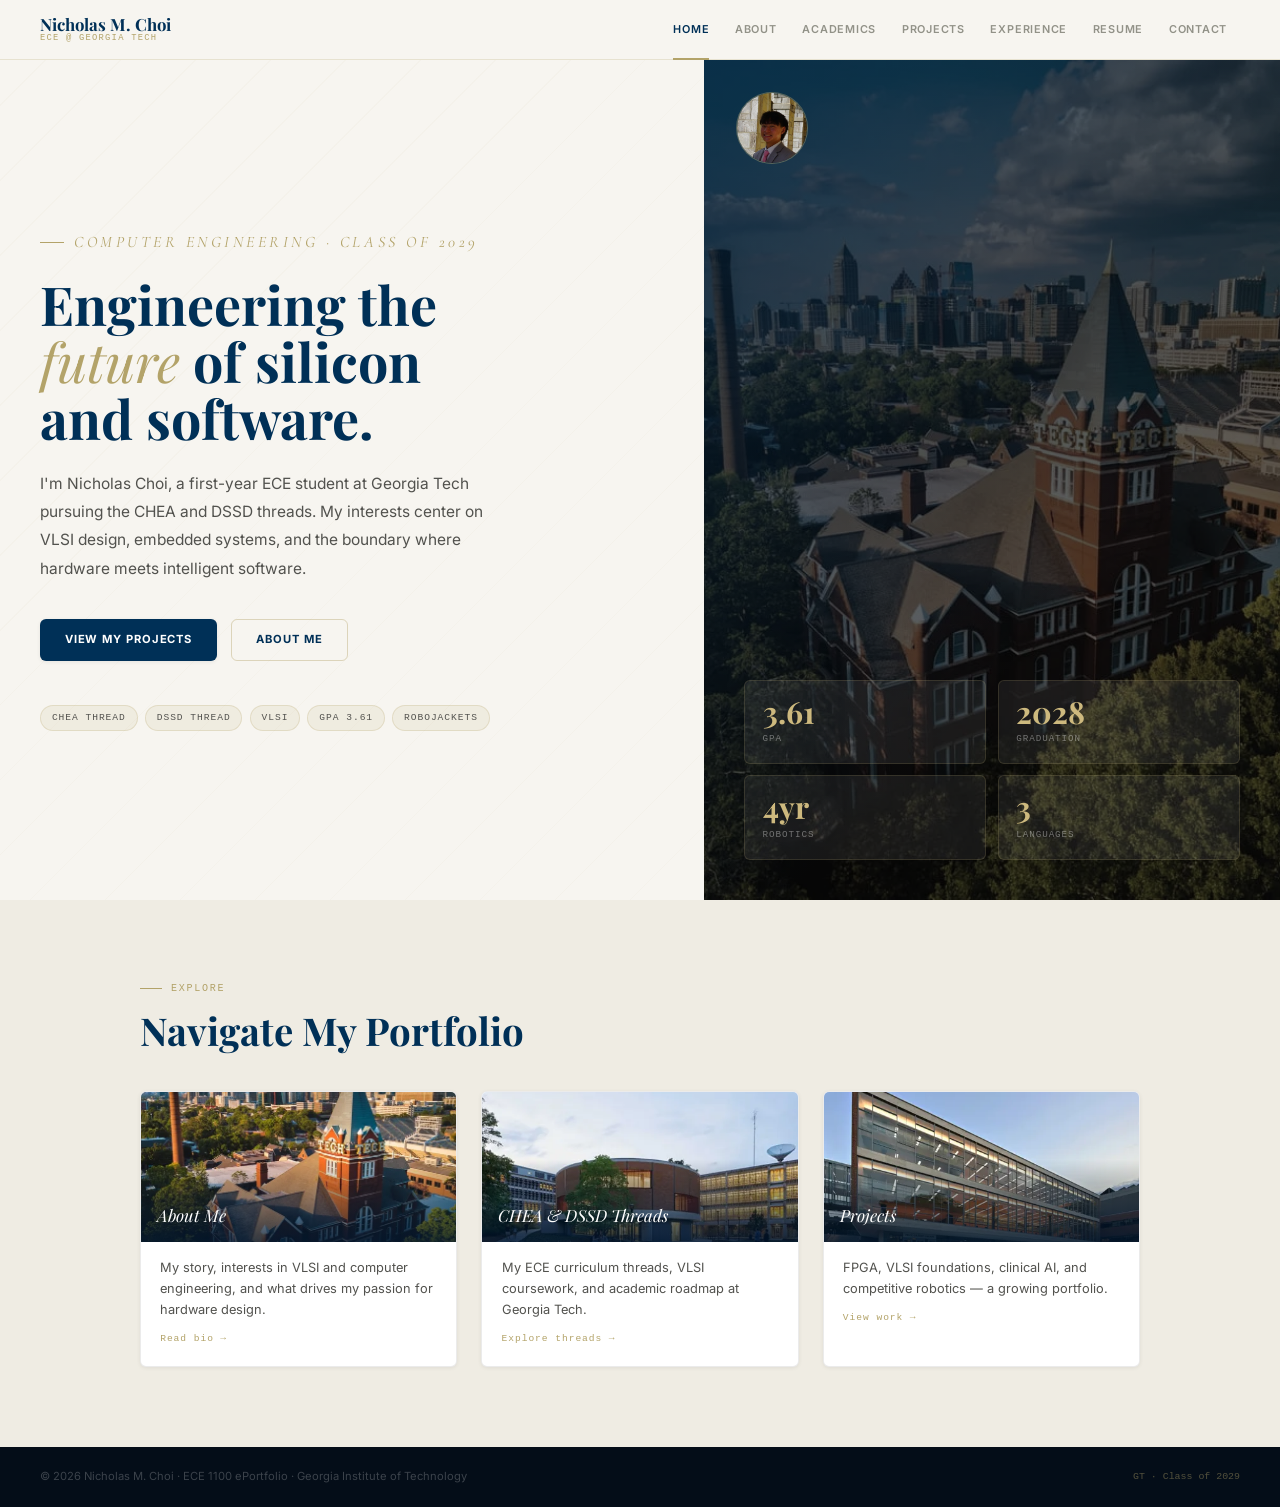
<file: index.html>
<!DOCTYPE html>
<html lang="en">
<head>
<meta charset="UTF-8"/>
<meta name="viewport" content="width=device-width,initial-scale=1.0"/>
<title>Nicholas M. Choi | ECE @ Georgia Tech</title>
<link rel="preconnect" href="https://fonts.googleapis.com"/>
<link rel="preconnect" href="https://fonts.gstatic.com" crossorigin/>
<link href="https://fonts.googleapis.com/css2?family=Playfair+Display:ital,wght@0,400;0,700;1,400&family=Inter:wght@300;400;500;600&family=Cormorant+Garamond:ital,wght@0,400;0,600;1,400&family=Spacing+Mono&display=swap" rel="stylesheet"/>
<link rel="stylesheet" href="style.css"/>
<style>
/* ── HERO ── */
.hero {
  margin-top: var(--nh);
  min-height: calc(100vh - var(--nh));
  display: grid;
  grid-template-columns: 55fr 45fr;
  overflow: hidden;
}
.hl {
  display: flex; flex-direction: column; justify-content: center;
  padding: 5rem 4rem 5rem 2.5rem;
  background: var(--bg); position: relative; overflow: hidden;
}
.hl::before {
  content: '';
  position: absolute; inset: 0; pointer-events: none;
  background: repeating-linear-gradient(-45deg, transparent, transparent 52px,
    rgba(179,163,105,0.04) 52px, rgba(179,163,105,0.04) 53px);
}
.hl > * { position: relative; z-index: 1; }
.h-eyebrow {
  font-family: 'Cormorant Garamond', Georgia, serif;
  font-size: 1rem; font-weight: 400; font-style: italic;
  letter-spacing: 0.22em; text-transform: uppercase;
  color: var(--gold); margin-bottom: 1.2rem;
  display: flex; align-items: center; gap: 10px;
}
.h-eyebrow::before { content: ''; width: 24px; height: 1px; background: var(--gold); flex-shrink: 0; }
.h1 {
  font-family: var(--serif);
  font-size: clamp(2.6rem, 4.2vw, 4rem);
  font-weight: 700; line-height: 1.06; color: var(--navy);
  margin-bottom: 1.5rem;
}
.h1 em { font-style: italic; color: var(--gold); font-weight: 400; }
.h-sub {
  max-width: 480px; font-size: 0.97rem;
  color: var(--tx2); line-height: 1.82; margin-bottom: 2.25rem;
}
.ctas { display: flex; gap: 0.85rem; flex-wrap: wrap; margin-bottom: 2.75rem; }
.badges { display: flex; flex-wrap: wrap; gap: 0.45rem; }
.badge {
  font-family: var(--mono);
  font-size: 0.6rem; letter-spacing: 0.1em; text-transform: uppercase;
  padding: 0.26rem 0.68rem; border-radius: 20px;
  border: 1px solid var(--g-bdr); color: var(--tx2); background: var(--g-dim);
}

/* right photo panel */
.hr {
  position: relative; overflow: hidden; background: var(--navy);
}
.hr-photo {
  position: absolute; inset: 0;
  background: url('gt-techtower.webp') center/cover;
  filter: brightness(0.38) saturate(0.55);
  transition: transform 10s ease;
}
.hr:hover .hr-photo { transform: scale(1.04); }
.hr-ov {
  position: absolute; inset: 0;
  background: linear-gradient(135deg, rgba(0,48,87,0.5) 0%, transparent 65%);
}
.hr-ct {
  position: relative; z-index: 2; height: 100%;
  display: flex; flex-direction: column; justify-content: flex-end;
  padding: 2.5rem;
}
.monogram {
  position: absolute; top: 2rem; left: 2rem;
  width: 72px; height: 72px; border-radius: 50%;
  border: 1.5px solid rgba(179,163,105,0.45);
  background: rgba(0,48,87,0.45);
  display: flex; align-items: center; justify-content: center;
}
.monogram span {
  font-family: var(--serif);
  font-size: 1.7rem; font-style: italic; color: var(--gold-2); font-weight: 400;
}
.stats {
  display: grid; grid-template-columns: 1fr 1fr; gap: 0.7rem;
}
.stat {
  background: rgba(255,255,255,0.07);
  border: 1px solid rgba(179,163,105,0.18);
  border-radius: var(--r); padding: 1rem 1.1rem;
}
.stat-n {
  display: block; font-family: var(--serif);
  font-size: 1.9rem; font-weight: 700; color: var(--gold-2); line-height: 1;
}
.stat-l {
  display: block; margin-top: 0.28rem;
  font-family: var(--mono); font-size: 0.58rem;
  letter-spacing: 0.1em; text-transform: uppercase; color: rgba(255,255,255,0.38);
}

/* ── NAV CARDS SECTION ── */
.explore { background: var(--surf); padding: 5rem 0; }
.ncards { display: grid; grid-template-columns: repeat(3,1fr); gap: 1.5rem; margin-top: 2.5rem; }
.nc {
  display: block; text-decoration: none;
  border: 1px solid var(--bdr); border-radius: var(--r);
  overflow: hidden; background: var(--white); box-shadow: var(--sh);
  transition: border-color 0.18s, box-shadow 0.18s, transform 0.18s;
  color: inherit;
}
.nc:hover { border-color: var(--g-bdr2); box-shadow: var(--sh2); transform: translateY(-4px); }
.nc-thumb {
  height: 150px; background-size: cover; background-position: center;
  position: relative; overflow: hidden;
}
.nc-thumb::before {
  content: ''; position: absolute; inset: 0;
  background: linear-gradient(to top, rgba(0,22,46,0.8) 0%, transparent 55%); z-index: 1;
}
.nc-label {
  position: absolute; bottom: 0.8rem; left: 1rem; right: 1rem; z-index: 2;
  font-family: var(--serif); font-size: 1.05rem; font-style: italic; color: #fff; font-weight: 400;
}
.nc-body { padding: 1rem 1.2rem 1.2rem; }
.nc-desc { font-size: 0.8rem; color: var(--tx2); line-height: 1.62; margin-bottom: 0.65rem; }
.nc-arr {
  font-family: var(--mono); font-size: 0.6rem; letter-spacing: 0.1em;
  color: var(--gold); display: flex; align-items: center; gap: 0.4rem;
}
.nc-arr::after { content: '→'; }

/* animations */
@keyframes up { from { opacity:0; transform: translateY(16px); } to { opacity:1; transform: translateY(0); } }
.hl > *:nth-child(1) { animation: up 0.55s ease 0.05s both; }
.hl > *:nth-child(2) { animation: up 0.55s ease 0.15s both; }
.hl > *:nth-child(3) { animation: up 0.55s ease 0.27s both; }
.hl > *:nth-child(4) { animation: up 0.55s ease 0.40s both; }
.hl > *:nth-child(5) { animation: up 0.55s ease 0.52s both; }

@media (max-width: 860px) {
  .hero { grid-template-columns: 1fr; }
  .hl { padding: 3rem 1.25rem; }
  .hr { height: 45vh; min-height: 260px; }
  .ncards { grid-template-columns: 1fr; }
  .explore { padding: 3rem 0; }
}
</style>
</head>
<body>
<nav class="nav">
  <a class="nb" href="index.html"><span class="nb-name">Nicholas M. Choi</span><span class="nb-sub">ECE @ Georgia Tech</span></a>
  <ul class="nl" id="nl">
    <li><a href="index.html" class="on">Home</a></li>
    <li><a href="about.html">About</a></li>
    <li><a href="academics.html">Academics</a></li>
    <li><a href="projects.html">Projects</a></li>
    <li><a href="experience.html">Experience</a></li>
    <li><a href="resume.html">Resume</a></li>
    <li><a href="contact.html">Contact</a></li>
  </ul>
  <button class="nt" id="nt" aria-label="Menu"><span></span><span></span><span></span></button>
</nav>

<section class="hero">
  <div class="hl">
    <div class="h-eyebrow">Computer Engineering · Class of 2029</div>
    <h1 class="h1">Engineering the<br><em>future</em> of silicon<br>and software.</h1>
    <p class="h-sub">I'm Nicholas Choi, a first-year ECE student at Georgia Tech pursuing the CHEA and DSSD threads. My interests center on VLSI design, embedded systems, and the boundary where hardware meets intelligent software.</p>
    <div class="ctas">
      <a href="projects.html" class="btn btn-p">View My Projects</a>
      <a href="about.html" class="btn btn-g">About Me</a>
    </div>
    <div class="badges">
      <span class="badge">CHEA Thread</span>
      <span class="badge">DSSD Thread</span>
      <span class="badge">VLSI</span>
      <span class="badge">GPA 3.61</span>
      <span class="badge">RoboJackets</span>
    </div>
  </div>

  <div class="hr">
    <div class="hr-photo"></div>
    <div class="hr-ov"></div>
    <div class="monogram"><img src="nicholas-profile.jpg" alt="Nicholas Choi" style="width:100%;height:100%;object-fit:cover;object-position:center top;border-radius:50%"/></div>
    <div class="hr-ct">
      <div class="stats">
        <div class="stat"><span class="stat-n">3.61</span><span class="stat-l">GPA</span></div>
        <div class="stat"><span class="stat-n">2028</span><span class="stat-l">Graduation</span></div>
        <div class="stat"><span class="stat-n">4yr</span><span class="stat-l">Robotics</span></div>
        <div class="stat"><span class="stat-n">3</span><span class="stat-l">Languages</span></div>
      </div>
    </div>
  </div>
</section>

<section class="explore">
  <div class="wrap">
    <div class="ey" style="margin-bottom:0.75rem">Explore</div>
    <h2 class="h-lg">Navigate My Portfolio</h2>
    <div class="ncards">
      <a href="about.html" class="nc">
        <div class="nc-thumb" style="background-image:url('gt-techtower.webp')"><div class="nc-label">About Me</div></div>
        <div class="nc-body"><p class="nc-desc">My story, interests in VLSI and computer engineering, and what drives my passion for hardware design.</p><div class="nc-arr">Read bio</div></div>
      </a>
      <a href="academics.html" class="nc">
        <div class="nc-thumb" style="background-image:url('gt-vanleer.webp')"><div class="nc-label">CHEA &amp; DSSD Threads</div></div>
        <div class="nc-body"><p class="nc-desc">My ECE curriculum threads, VLSI coursework, and academic roadmap at Georgia Tech.</p><div class="nc-arr">Explore threads</div></div>
      </a>
      <a href="projects.html" class="nc">
        <div class="nc-thumb" style="background-image:url('gt-library.webp')"><div class="nc-label">Projects</div></div>
        <div class="nc-body"><p class="nc-desc">FPGA, VLSI foundations, clinical AI, and competitive robotics — a growing portfolio.</p><div class="nc-arr">View work</div></div>
      </a>
    </div>
  </div>
</section>

<footer class="ft">
  <p>© 2026 Nicholas M. Choi · ECE 1100 ePortfolio · Georgia Institute of Technology</p>
  <span>GT · Class of 2029</span>
</footer>
<script>
  const t=document.getElementById('nt'),l=document.getElementById('nl');
  if(t)t.addEventListener('click',()=>l.classList.toggle('open'));
</script>
</body>
</html>
</file>
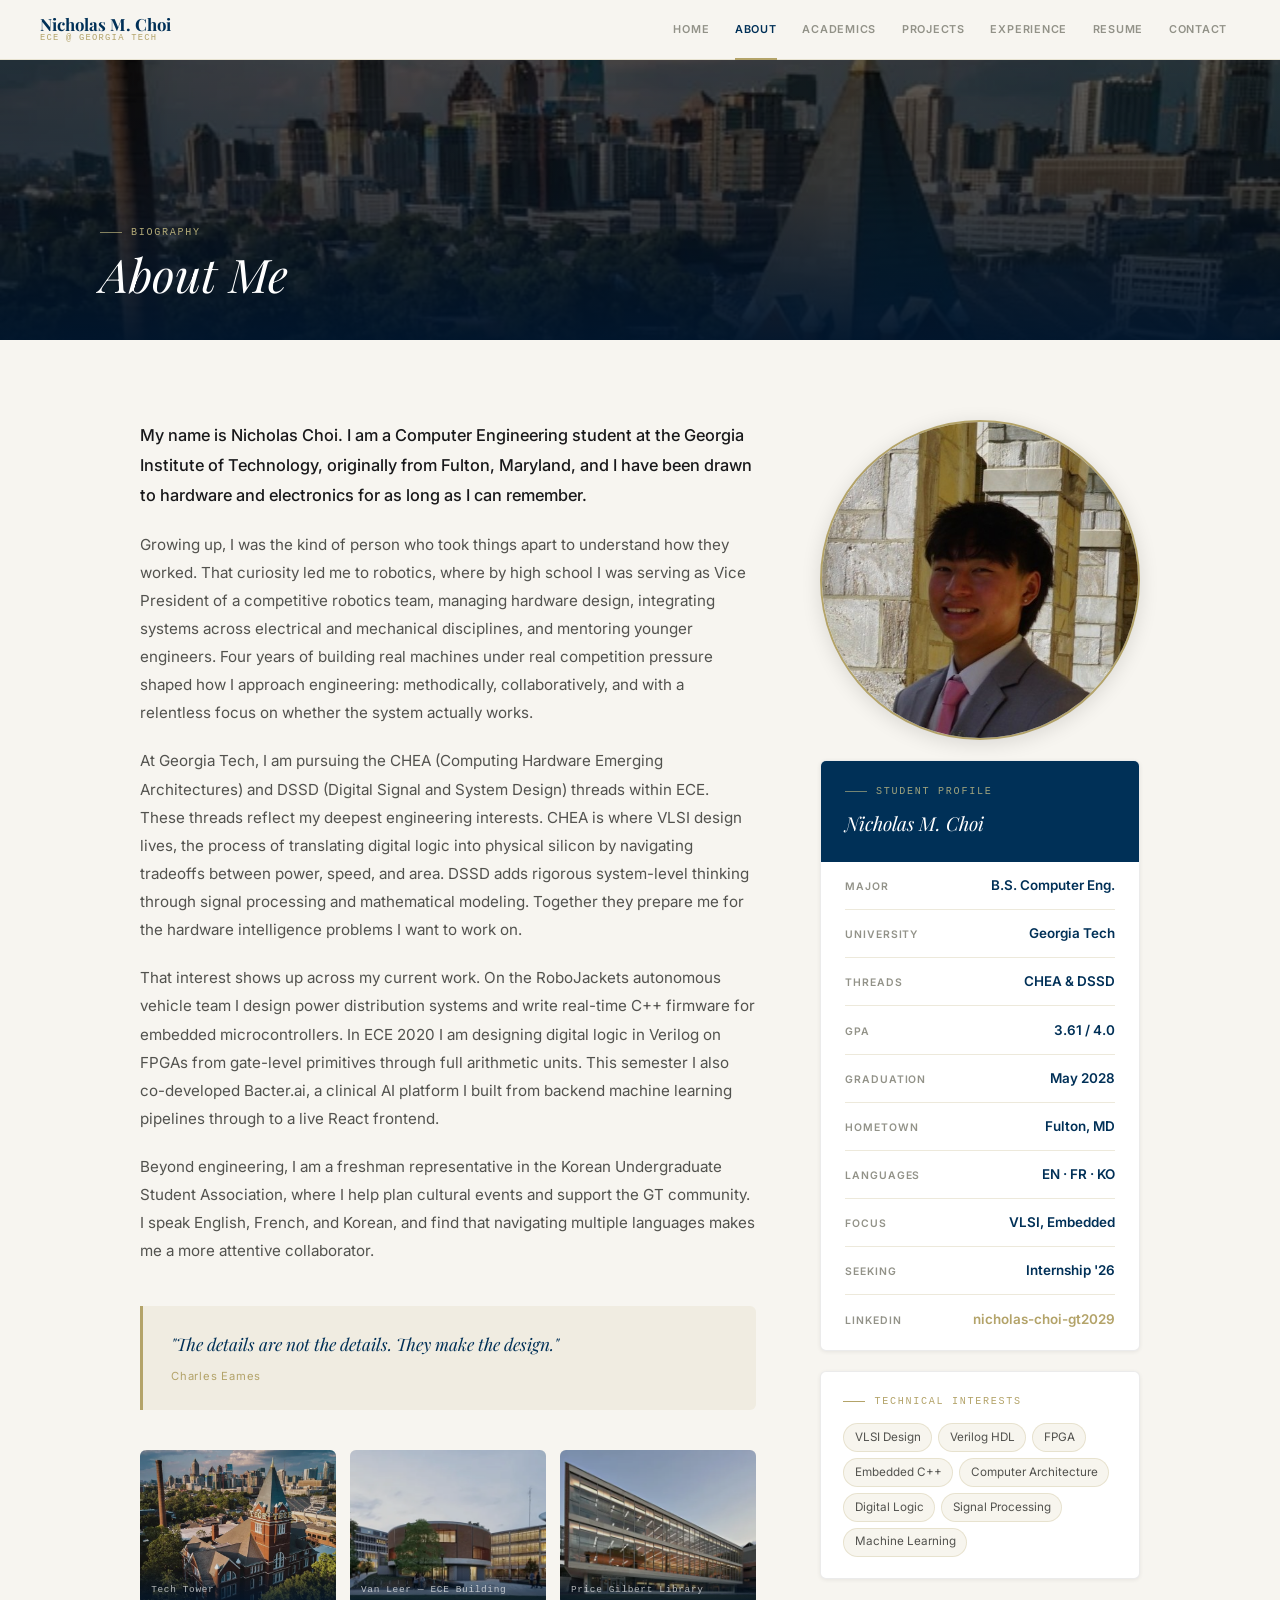
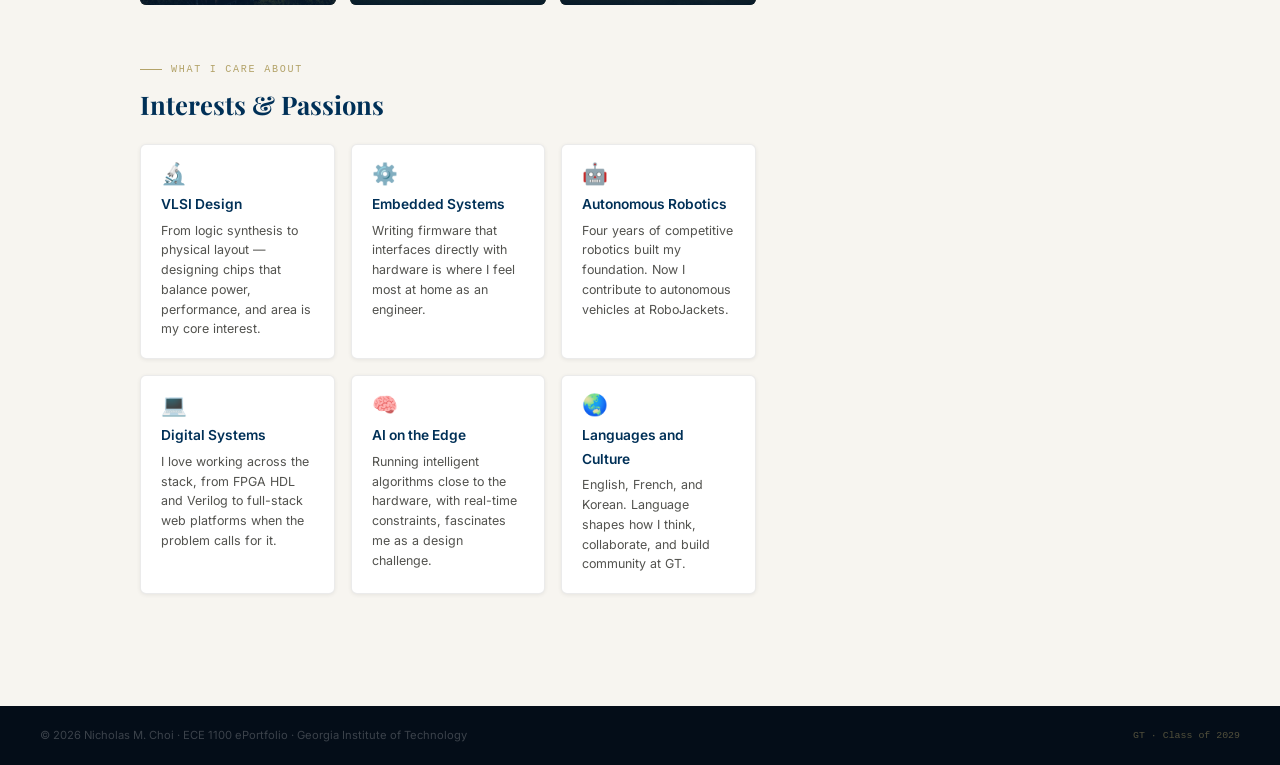
<file: about.html>
<!DOCTYPE html>
<html lang="en">
<head>
<meta charset="UTF-8"/>
<meta name="viewport" content="width=device-width,initial-scale=1.0"/>
<title>About Me | Nicholas M. Choi</title>
<link rel="preconnect" href="https://fonts.googleapis.com"/>
<link rel="preconnect" href="https://fonts.gstatic.com" crossorigin/>
<link href="https://fonts.googleapis.com/css2?family=Playfair+Display:ital,wght@0,400;0,700;1,400&family=Inter:wght@300;400;500;600&family=Spacing+Mono&display=swap" rel="stylesheet"/>
<link rel="stylesheet" href="style.css"/>
<style>
.ag { display: grid; grid-template-columns: 1fr 320px; gap: 4rem; align-items: start; }
.at p { font-size: 0.95rem; color: var(--tx2); line-height: 1.85; margin-bottom: 1.25rem; }
.at p:first-child { font-size: 1.02rem; color: var(--tx1); font-weight: 500; }

/* sidebar */
.asb { position: sticky; top: calc(var(--nh) + 1.5rem); }
.pc { background: var(--white); border: 1px solid var(--bdr); border-radius: var(--r); box-shadow: var(--sh); overflow: hidden; margin-bottom: 1.25rem; }
.pc-h { background: var(--navy); padding: 1.4rem 1.5rem; }
.pc-h .ey { color: rgba(211,200,138,0.75); margin-bottom: 0.4rem; }
.pc-h .ey::before { background: rgba(211,200,138,0.55); }
.pc-h h3 { font-family: var(--serif); font-size: 1.2rem; font-style: italic; color: #fff; font-weight: 400; }
.pc-b { padding: 0 1.5rem; }
.tc { background: var(--white); border: 1px solid var(--bdr); border-radius: var(--r); padding: 1.3rem 1.4rem; box-shadow: var(--sh); }
.tc .ey { margin-bottom: 0.8rem; }
.tw { display: flex; flex-wrap: wrap; gap: 0.38rem; margin-top: 0.6rem; }

/* pullquote */
.pq { margin: 2.5rem 0; padding: 1.5rem 1.75rem; border-left: 3px solid var(--gold); border-radius: 0 var(--r) var(--r) 0; background: var(--g-dim); }
.pq blockquote { font-family: var(--serif); font-style: italic; font-size: 1.08rem; color: var(--navy); line-height: 1.6; font-weight: 400; }
.pq cite { display: block; margin-top: 0.6rem; font-size: 0.7rem; color: var(--gold); letter-spacing: 0.07em; font-style: normal; }

/* photo strip */
.ps { display: grid; grid-template-columns: repeat(3,1fr); gap: 0.85rem; margin: 2.5rem 0; }
.psi { border-radius: var(--r); overflow: hidden; height: 155px; position: relative; background: var(--surf); }
.psi img { width: 100%; height: 100%; object-fit: cover; filter: brightness(0.87) saturate(0.72); transition: filter 0.3s; }
.psi:hover img { filter: brightness(0.97) saturate(0.88); }
.psi figcaption { position: absolute; bottom: 0; left: 0; right: 0; background: linear-gradient(to top, rgba(0,22,46,0.82) 0%, transparent); padding: 0.8rem 0.7rem 0.45rem; font-family: var(--mono); font-size: 0.59rem; letter-spacing: 0.07em; color: rgba(255,255,255,0.68); }

/* interests */
.ig { display: grid; grid-template-columns: repeat(3,1fr); gap: 1rem; margin-top: 1.5rem; }
.ic { border: 1px solid var(--bdr); border-radius: var(--r); padding: 1.2rem 1.25rem; background: var(--white); box-shadow: var(--sh); transition: border-color 0.18s, box-shadow 0.18s, transform 0.15s; }
.ic:hover { border-color: var(--g-bdr2); box-shadow: var(--sh2); transform: translateY(-2px); }
.ic-icon { font-size: 1.3rem; margin-bottom: 0.5rem; line-height: 1; }
.ic-t { font-weight: 600; font-size: 0.86rem; color: var(--navy); margin-bottom: 0.28rem; }
.ic-d { font-size: 0.78rem; color: var(--tx2); line-height: 1.58; }

@media (max-width: 860px) {
  .ag { grid-template-columns: 1fr; gap: 2.5rem; }
  .asb { position: static; }
  .ig { grid-template-columns: 1fr 1fr; }
  .ps { grid-template-columns: 1fr 1fr; }
}
@media (max-width: 480px) {
  .ig { grid-template-columns: 1fr; }
  .ps { grid-template-columns: 1fr; }
}
</style>
</head>
<body>
<nav class="nav">
  <a class="nb" href="index.html"><span class="nb-name">Nicholas M. Choi</span><span class="nb-sub">ECE @ Georgia Tech</span></a>
  <ul class="nl" id="nl">
    <li><a href="index.html">Home</a></li>
    <li><a href="about.html" class="on">About</a></li>
    <li><a href="academics.html">Academics</a></li>
    <li><a href="projects.html">Projects</a></li>
    <li><a href="experience.html">Experience</a></li>
    <li><a href="resume.html">Resume</a></li>
    <li><a href="contact.html">Contact</a></li>
  </ul>
  <button class="nt" id="nt" aria-label="Menu"><span></span><span></span><span></span></button>
</nav>

<div class="ph">
  <div class="ph-bg" style="background-image:url('gt-techtower.webp')"></div>
  <div class="ph-ov"></div>
  <div class="ph-ct"><div class="ey">Biography</div><h1>About Me</h1></div>
</div>

<div class="pb">
  <div class="wrap">
    <div class="ag">
      <div class="at">
        <p>My name is Nicholas Choi. I am a Computer Engineering student at the Georgia Institute of Technology, originally from Fulton, Maryland, and I have been drawn to hardware and electronics for as long as I can remember.</p>
        <p>Growing up, I was the kind of person who took things apart to understand how they worked. That curiosity led me to robotics, where by high school I was serving as Vice President of a competitive robotics team, managing hardware design, integrating systems across electrical and mechanical disciplines, and mentoring younger engineers. Four years of building real machines under real competition pressure shaped how I approach engineering: methodically, collaboratively, and with a relentless focus on whether the system actually works.</p>
        <p>At Georgia Tech, I am pursuing the CHEA (Computing Hardware Emerging Architectures) and DSSD (Digital Signal and System Design) threads within ECE. These threads reflect my deepest engineering interests. CHEA is where VLSI design lives, the process of translating digital logic into physical silicon by navigating tradeoffs between power, speed, and area. DSSD adds rigorous system-level thinking through signal processing and mathematical modeling. Together they prepare me for the hardware intelligence problems I want to work on.</p>
        <p>That interest shows up across my current work. On the RoboJackets autonomous vehicle team I design power distribution systems and write real-time C++ firmware for embedded microcontrollers. In ECE 2020 I am designing digital logic in Verilog on FPGAs from gate-level primitives through full arithmetic units. This semester I also co-developed Bacter.ai, a clinical AI platform I built from backend machine learning pipelines through to a live React frontend.</p>
        <p>Beyond engineering, I am a freshman representative in the Korean Undergraduate Student Association, where I help plan cultural events and support the GT community. I speak English, French, and Korean, and find that navigating multiple languages makes me a more attentive collaborator.</p>

        <div class="pq">
          <blockquote>"The details are not the details. They make the design."</blockquote>
          <cite>Charles Eames</cite>
        </div>

        <div class="ps">
          <figure class="psi"><img src="gt-techtower.webp" alt="Tech Tower" loading="lazy"/><figcaption>Tech Tower</figcaption></figure>
          <figure class="psi"><img src="gt-vanleer.webp" alt="Van Leer — ECE Home" loading="lazy"/><figcaption>Van Leer — ECE Building</figcaption></figure>
          <figure class="psi"><img src="gt-library.webp" alt="Price Gilbert Library" loading="lazy"/><figcaption>Price Gilbert Library</figcaption></figure>
        </div>

        <div style="margin-top:3.5rem">
          <div class="ey" style="margin-bottom:0.7rem">What I Care About</div>
          <h2 class="h-md" style="margin-bottom:1.5rem">Interests &amp; Passions</h2>
          <div class="ig">
            <div class="ic"><div class="ic-icon">🔬</div><div class="ic-t">VLSI Design</div><div class="ic-d">From logic synthesis to physical layout — designing chips that balance power, performance, and area is my core interest.</div></div>
            <div class="ic"><div class="ic-icon">⚙️</div><div class="ic-t">Embedded Systems</div><div class="ic-d">Writing firmware that interfaces directly with hardware is where I feel most at home as an engineer.</div></div>
            <div class="ic"><div class="ic-icon">🤖</div><div class="ic-t">Autonomous Robotics</div><div class="ic-d">Four years of competitive robotics built my foundation. Now I contribute to autonomous vehicles at RoboJackets.</div></div>
            <div class="ic"><div class="ic-icon">💻</div><div class="ic-t">Digital Systems</div><div class="ic-d">I love working across the stack, from FPGA HDL and Verilog to full-stack web platforms when the problem calls for it.</div></div>
            <div class="ic"><div class="ic-icon">🧠</div><div class="ic-t">AI on the Edge</div><div class="ic-d">Running intelligent algorithms close to the hardware, with real-time constraints, fascinates me as a design challenge.</div></div>
            <div class="ic"><div class="ic-icon">🌏</div><div class="ic-t">Languages and Culture</div><div class="ic-d">English, French, and Korean. Language shapes how I think, collaborate, and build community at GT.</div></div>
          </div>
        </div>
      </div>

      <aside class="asb">
        <div class="profile-circ" style="width:100%;aspect-ratio:1;border-radius:50%;overflow:hidden;border:2.5px solid var(--gold);box-shadow:0 4px 20px rgba(0,0,0,0.12);margin-bottom:1.25rem;background:var(--surf)"><img src="nicholas-profile.jpg" alt="Nicholas Choi" style="width:100%;height:100%;object-fit:cover;object-position:center center"/></div>
        <div class="pc">
          <div class="pc-h"><div class="ey">Student Profile</div><h3>Nicholas M. Choi</h3></div>
          <div class="pc-b">
            <div class="ir"><span class="ik">Major</span><span class="iv">B.S. Computer Eng.</span></div>
            <div class="ir"><span class="ik">University</span><span class="iv">Georgia Tech</span></div>
            <div class="ir"><span class="ik">Threads</span><span class="iv">CHEA &amp; DSSD</span></div>
            <div class="ir"><span class="ik">GPA</span><span class="iv">3.61 / 4.0</span></div>
            <div class="ir"><span class="ik">Graduation</span><span class="iv">May 2028</span></div>
            <div class="ir"><span class="ik">Hometown</span><span class="iv">Fulton, MD</span></div>
            <div class="ir"><span class="ik">Languages</span><span class="iv">EN · FR · KO</span></div>
            <div class="ir"><span class="ik">Focus</span><span class="iv">VLSI, Embedded</span></div>
            <div class="ir"><span class="ik">Seeking</span><span class="iv">Internship '26</span></div>
            <div class="ir" style="padding-bottom:1.25rem"><span class="ik">LinkedIn</span><span class="iv"><a href="https://www.linkedin.com/in/nicholas-choi-gt2029/" target="_blank">nicholas-choi-gt2029</a></span></div>
          </div>
        </div>
        <div class="tc">
          <div class="ey">Technical Interests</div>
          <div class="tw">
            <span class="pill">VLSI Design</span><span class="pill">Verilog HDL</span><span class="pill">FPGA</span>
            <span class="pill">Embedded C++</span><span class="pill">Computer Architecture</span>
            <span class="pill">Digital Logic</span><span class="pill">Signal Processing</span>
            <span class="pill">Machine Learning</span>
          </div>
        </div>
      </aside>
    </div>
  </div>
</div>

<footer class="ft">
  <p>© 2026 Nicholas M. Choi · ECE 1100 ePortfolio · Georgia Institute of Technology</p>
  <span>GT · Class of 2029</span>
</footer>
<script>const t=document.getElementById('nt'),l=document.getElementById('nl');if(t)t.addEventListener('click',()=>l.classList.toggle('open'));</script>
</body>
</html>
</file>
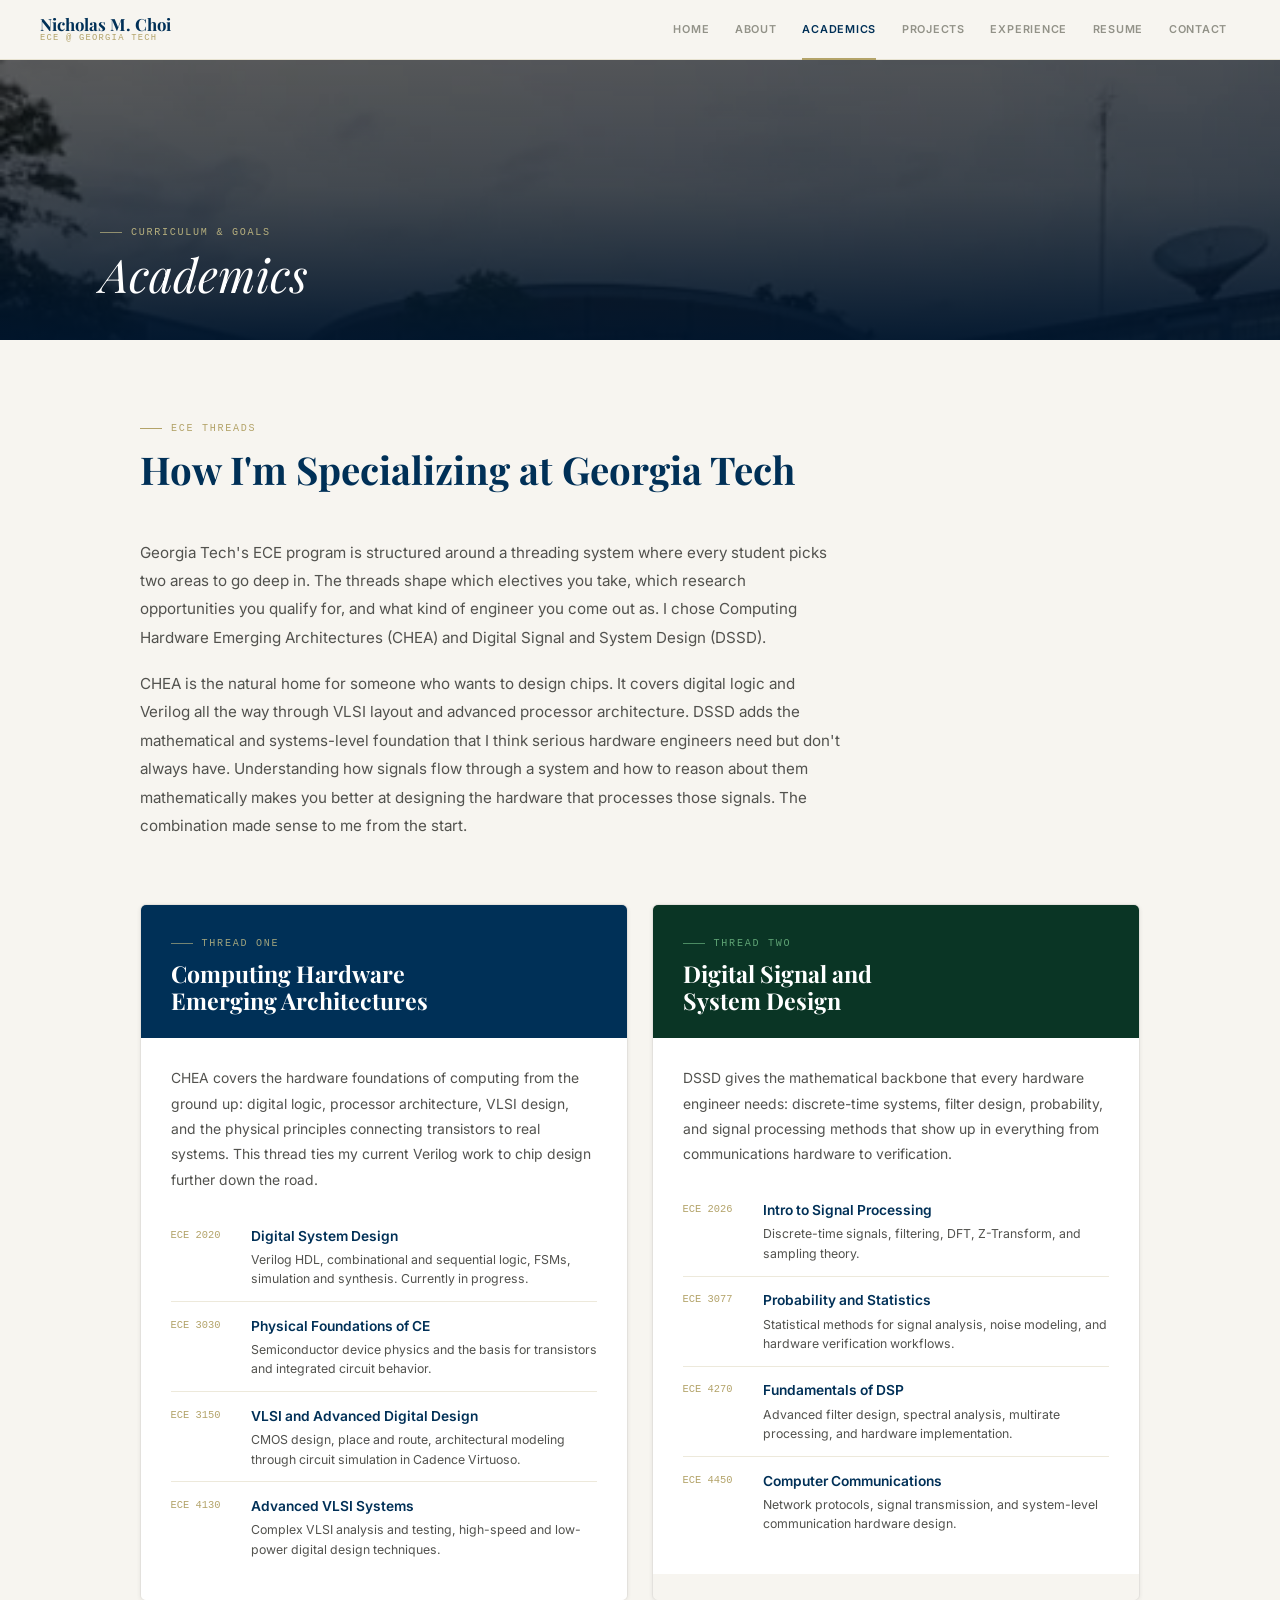
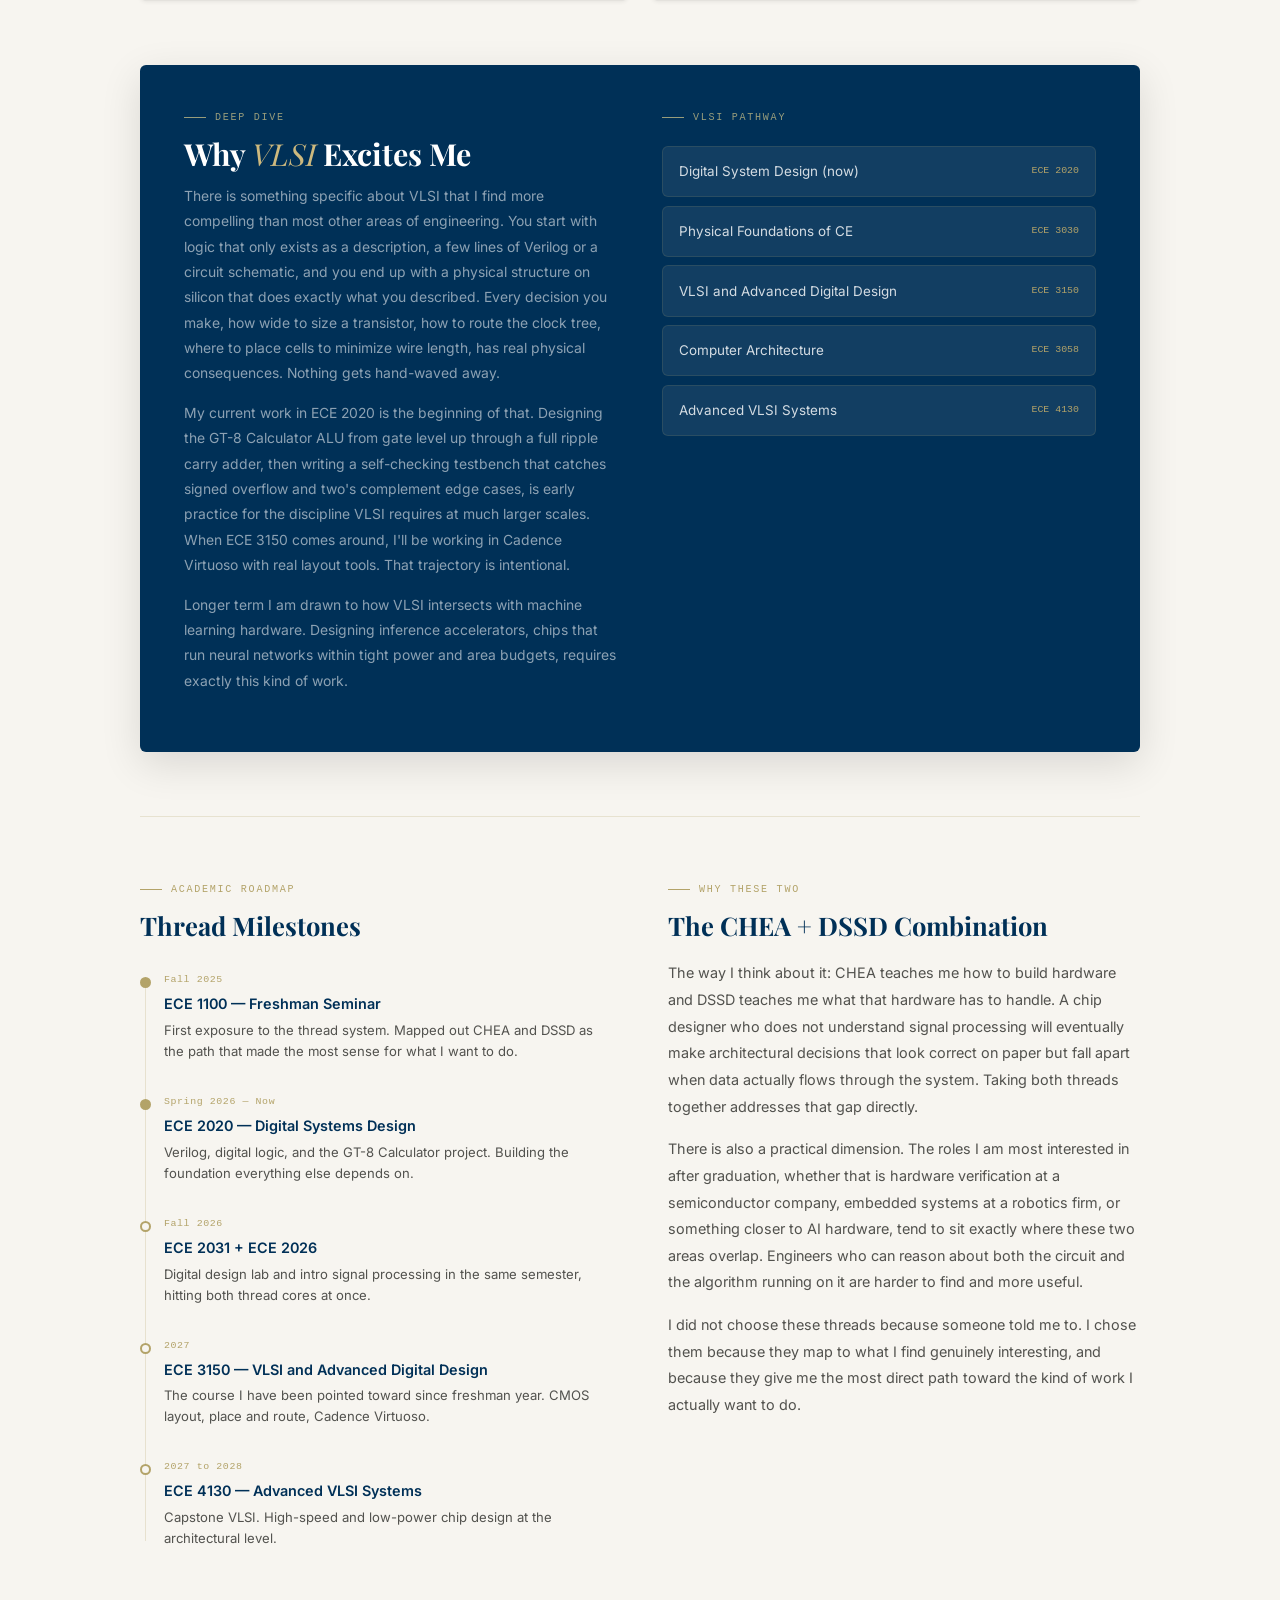
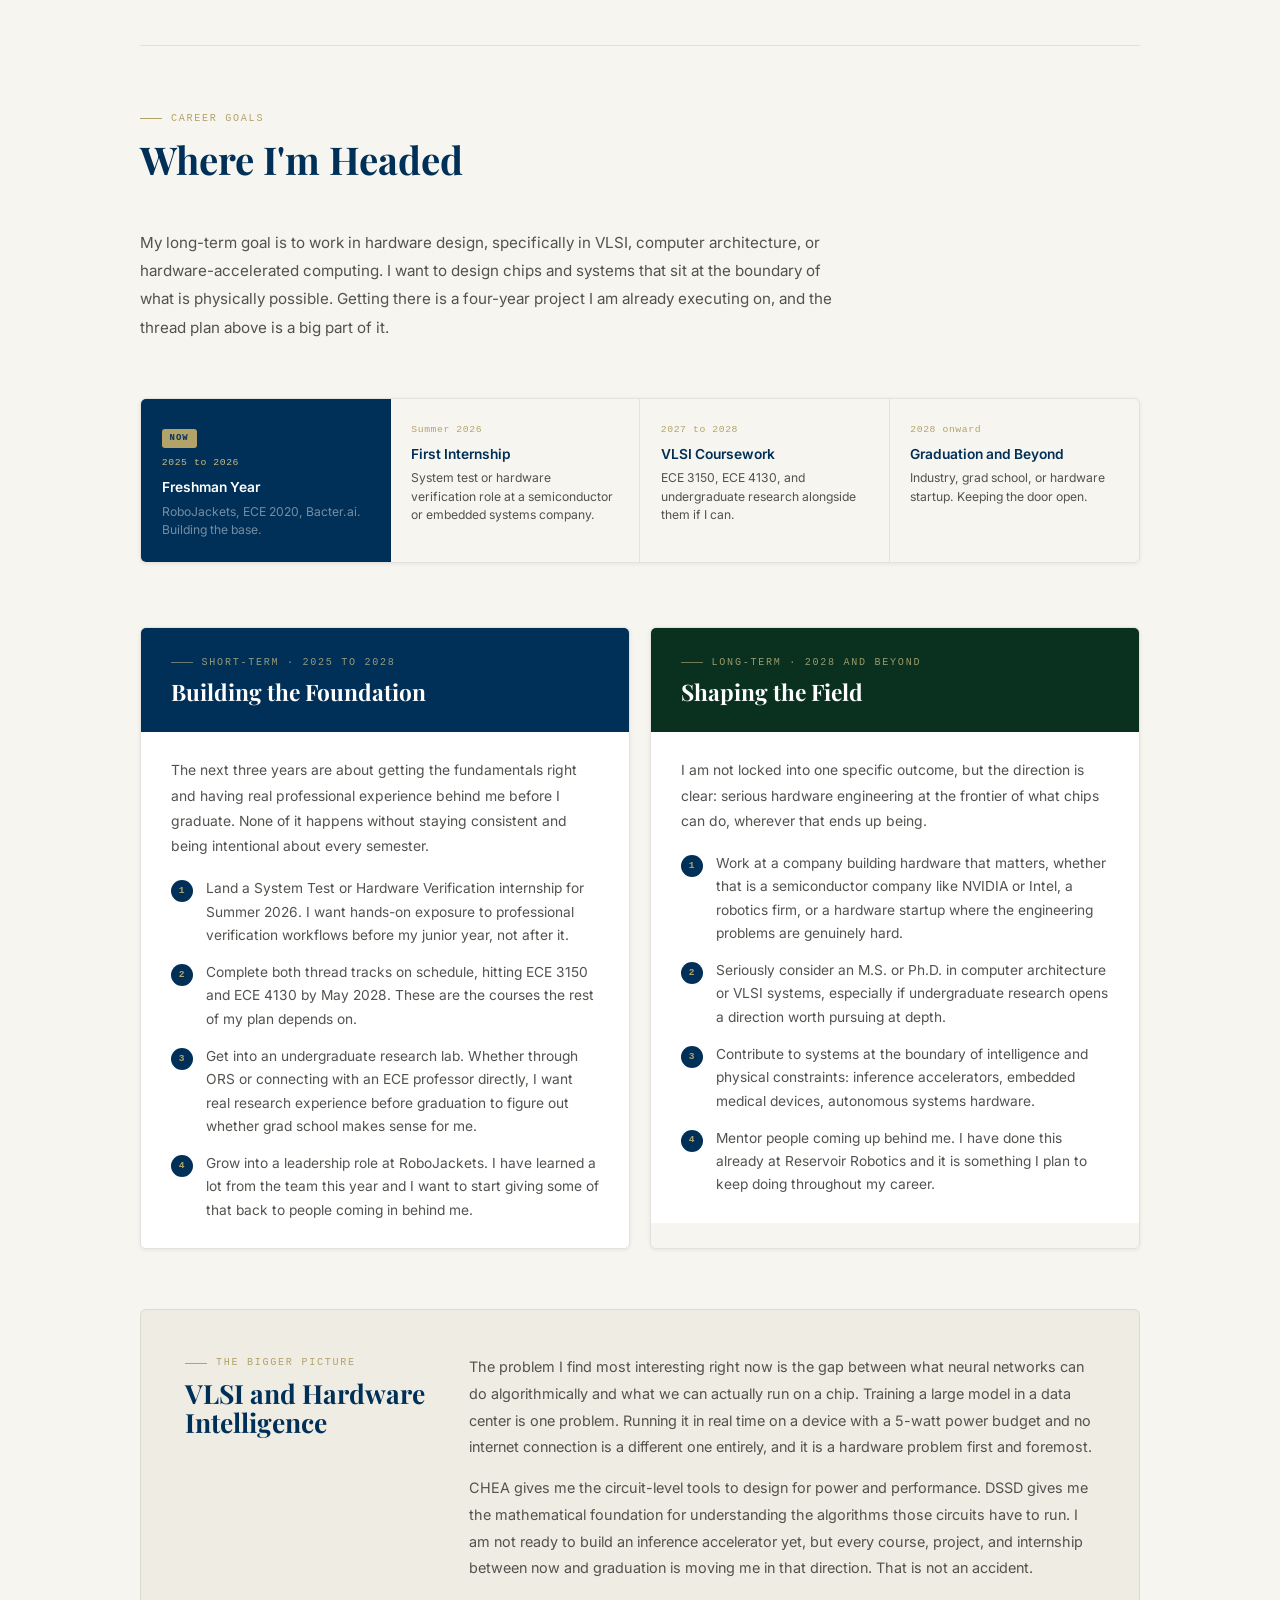
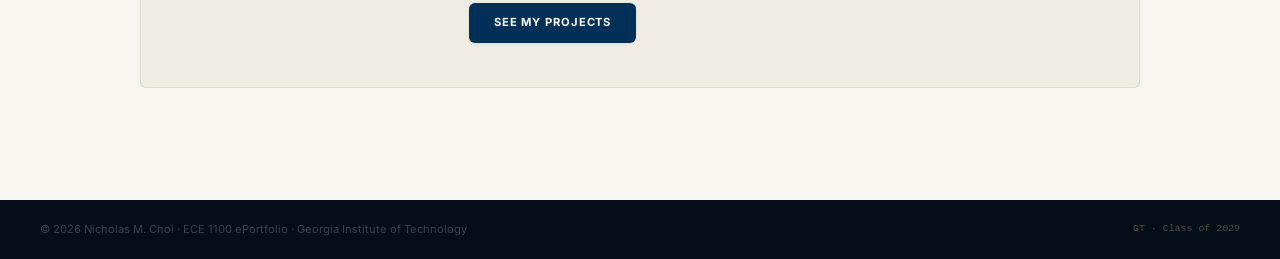
<file: academics (1).html>
<!DOCTYPE html>
<html lang="en">
<head>
<meta charset="UTF-8"/>
<meta name="viewport" content="width=device-width,initial-scale=1.0"/>
<title>Academics | Nicholas M. Choi</title>
<link rel="preconnect" href="https://fonts.googleapis.com"/>
<link rel="preconnect" href="https://fonts.gstatic.com" crossorigin/>
<link href="https://fonts.googleapis.com/css2?family=Playfair+Display:ital,wght@0,400;0,700;1,400&family=Inter:wght@300;400;500;600&family=JetBrains+Mono:wght@400;500&display=swap" rel="stylesheet"/>
<link rel="stylesheet" href="style.css"/>
<style>
.intro{max-width:700px;margin-bottom:4rem}
.intro p{font-size:0.95rem;color:var(--tx2);line-height:1.87;margin-bottom:1.1rem}
.tp{display:grid;grid-template-columns:1fr 1fr;gap:1.5rem;margin-bottom:4rem}
.tc2{border:1px solid var(--bdr);border-radius:var(--r);overflow:hidden;box-shadow:var(--sh)}
.tc2-h{padding:1.85rem 1.85rem 1.5rem}
.tc2.chea .tc2-h{background:var(--navy)}
.tc2.dssd .tc2-h{background:#0a3525}
.tc2-h .ey{margin-bottom:0.55rem}
.tc2.chea .tc2-h .ey{color:rgba(211,200,138,0.75)}
.tc2.chea .tc2-h .ey::before{background:rgba(211,200,138,0.55)}
.tc2.dssd .tc2-h .ey{color:rgba(130,210,150,0.7)}
.tc2.dssd .tc2-h .ey::before{background:rgba(130,210,150,0.55)}
.tc2-h h3{font-family:var(--serif);font-size:1.45rem;color:#fff;font-weight:700;line-height:1.15}
.tc2-b{padding:1.75rem 1.85rem;background:var(--white)}
.tc2-b p{font-size:0.87rem;color:var(--tx2);line-height:1.82;margin-bottom:1.2rem}
.cl{list-style:none}
.ci{display:flex;gap:1rem;padding:0.78rem 0;border-bottom:1px solid var(--g-bdr)}
.ci:last-child{border-bottom:none}
.cn{font-family:var(--mono);font-size:0.65rem;color:var(--gold);font-weight:500;flex-shrink:0;min-width:64px;padding-top:2px}
.ct{font-size:0.86rem;font-weight:600;color:var(--navy);margin-bottom:0.12rem}
.cd{font-size:0.77rem;color:var(--tx2);line-height:1.58}
.vb{background:var(--navy);border-radius:var(--r);padding:2.75rem;margin-bottom:4rem;display:grid;grid-template-columns:1fr 1fr;gap:2.75rem;align-items:start;box-shadow:var(--sh3)}
.vb h3{font-family:var(--serif);font-size:1.9rem;color:#fff;font-weight:700;margin-bottom:0.85rem;line-height:1.1}
.vb h3 em{font-style:italic;color:var(--gold-2);font-weight:400}
.vb p{font-size:0.87rem;color:rgba(255,255,255,0.55);line-height:1.82;margin-bottom:0.9rem}
.vp{display:flex;flex-direction:column;gap:0.55rem}
.vp-ey{font-family:var(--mono);font-size:0.63rem;font-weight:500;letter-spacing:0.17em;text-transform:uppercase;color:rgba(211,200,138,0.72);display:flex;align-items:center;gap:9px;margin-bottom:0.7rem}
.vp-ey::before{content:'';width:22px;height:1px;background:currentColor;flex-shrink:0}
.vr{background:rgba(255,255,255,0.07);border:1px solid rgba(179,163,105,0.15);border-radius:var(--r);padding:0.82rem 1rem;display:flex;justify-content:space-between;align-items:center;gap:0.75rem}
.vr-n{font-size:0.84rem;color:rgba(255,255,255,0.82)}
.vr-c{font-family:var(--mono);font-size:0.62rem;color:var(--gold);flex-shrink:0}
.rg{display:grid;grid-template-columns:1fr 1fr;gap:3.5rem;margin-bottom:4rem}
.rm{position:relative;padding-left:1.5rem}
.rm::before{content:'';position:absolute;left:5px;top:8px;bottom:8px;width:1px;background:var(--g-bdr)}
.rmi{position:relative;margin-bottom:2rem}
.rmi::before{content:'';position:absolute;left:-1.5rem;top:5px;width:11px;height:11px;border:2px solid var(--gold);border-radius:50%;background:var(--bg);z-index:1}
.rmi.done::before{background:var(--gold)}
.rmy{font-family:var(--mono);font-size:0.62rem;color:var(--gold);letter-spacing:0.06em;margin-bottom:0.2rem}
.rml{font-weight:600;color:var(--navy);font-size:0.9rem;margin-bottom:0.2rem}
.rmd{font-size:0.82rem;color:var(--tx2);line-height:1.6}
.mb{display:grid;grid-template-columns:repeat(4,1fr);border:1px solid var(--bdr);border-radius:var(--r);overflow:hidden;box-shadow:var(--sh);margin-bottom:4rem}
.ms{padding:1.4rem 1.3rem;border-right:1px solid var(--bdr)}
.ms:last-child{border-right:none}
.ms.now{background:var(--navy)}
.mbadge{font-family:var(--mono);font-size:0.56rem;letter-spacing:0.12em;text-transform:uppercase;background:var(--gold);color:var(--navy);padding:0.12rem 0.48rem;border-radius:3px;display:inline-block;margin-bottom:0.45rem;font-weight:600}
.msy{font-family:var(--mono);font-size:0.61rem;color:var(--gold);letter-spacing:0.06em;margin-bottom:0.28rem}
.ms.now .msy{color:var(--gold-2)}
.msl{font-weight:600;font-size:0.86rem;color:var(--navy);margin-bottom:0.2rem}
.ms.now .msl{color:#fff}
.msd{font-size:0.76rem;color:var(--tx2);line-height:1.52}
.ms.now .msd{color:rgba(255,255,255,0.45)}
.gg{display:grid;grid-template-columns:1fr 1fr;gap:1.25rem;margin-bottom:3.75rem}
.gc{border:1px solid var(--bdr);border-radius:var(--r);overflow:hidden;box-shadow:var(--sh)}
.gc-h{padding:1.65rem 1.85rem}
.gc-h.st{background:var(--navy)}.gc-h.lt{background:#0a3020}
.gc-h .ey{color:rgba(211,200,138,0.7);margin-bottom:0.5rem}
.gc-h .ey::before{background:rgba(211,200,138,0.5)}
.gc-h h3{font-family:var(--serif);font-size:1.42rem;color:#fff;font-weight:700;line-height:1.15}
.gc-b{padding:1.65rem 1.85rem;background:var(--white)}
.gc-b>p{font-size:0.87rem;color:var(--tx2);line-height:1.82;margin-bottom:1.1rem}
.gs{list-style:none;display:flex;flex-direction:column;gap:0.85rem}
.gs li{display:flex;gap:0.85rem;align-items:flex-start;font-size:0.86rem;color:var(--tx2);line-height:1.7}
.gn{flex-shrink:0;width:22px;height:22px;background:var(--navy);color:var(--gold);border-radius:50%;font-size:0.6rem;font-weight:700;display:flex;align-items:center;justify-content:center;font-family:var(--mono);margin-top:3px}
.fb{background:var(--surf);border:1px solid var(--bdr);border-radius:var(--r);padding:2.75rem;display:grid;grid-template-columns:240px 1fr;gap:2.75rem;align-items:start}
.fb h3{font-family:var(--serif);font-size:1.65rem;font-weight:700;color:var(--navy);line-height:1.1;margin-top:0.4rem}
.fb p{font-size:0.9rem;color:var(--tx2);line-height:1.85;margin-bottom:0.9rem}
@media(max-width:860px){
  .tp{grid-template-columns:1fr}.vb{grid-template-columns:1fr;padding:2rem}
  .rg{grid-template-columns:1fr;gap:2.5rem}
  .mb{grid-template-columns:1fr 1fr}.ms{border-right:none;border-bottom:1px solid var(--bdr)}.ms:last-child{border-bottom:none}
  .gg{grid-template-columns:1fr}.fb{grid-template-columns:1fr;padding:2rem}
  .gc-h,.gc-b,.tc2-h,.tc2-b{padding:1.4rem 1.5rem}
}
</style>
</head>
<body>
<nav class="nav">
  <a class="nb" href="index.html"><span class="nb-name">Nicholas M. Choi</span><span class="nb-sub">ECE @ Georgia Tech</span></a>
  <ul class="nl" id="nl">
    <li><a href="index.html">Home</a></li>
    <li><a href="about.html">About</a></li>
    <li><a href="academics.html" class="on">Academics</a></li>
    <li><a href="projects.html">Projects</a></li>
    <li><a href="experience.html">Experience</a></li>
    <li><a href="resume.html">Resume</a></li>
    <li><a href="contact.html">Contact</a></li>
  </ul>
  <button class="nt" id="nt" aria-label="Menu"><span></span><span></span><span></span></button>
</nav>

<div class="ph">
  <div class="ph-bg" style="background-image:url('gt-vanleer.webp')"></div>
  <div class="ph-ov"></div>
  <div class="ph-ct"><div class="ey">Curriculum &amp; Goals</div><h1>Academics</h1></div>
</div>

<div class="pb"><div class="wrap">

<div class="intro">
  <div class="sh"><div class="ey">ECE Threads</div><h2 class="h-lg" style="margin-top:0.7rem">How I'm Specializing at Georgia Tech</h2></div>
  <p>Georgia Tech's ECE program is structured around a threading system where every student picks two areas to go deep in. The threads shape which electives you take, which research opportunities you qualify for, and what kind of engineer you come out as. I chose Computing Hardware Emerging Architectures (CHEA) and Digital Signal and System Design (DSSD).</p>
  <p>CHEA is the natural home for someone who wants to design chips. It covers digital logic and Verilog all the way through VLSI layout and advanced processor architecture. DSSD adds the mathematical and systems-level foundation that I think serious hardware engineers need but don't always have. Understanding how signals flow through a system and how to reason about them mathematically makes you better at designing the hardware that processes those signals. The combination made sense to me from the start.</p>
</div>

<div class="tp">
  <div class="tc2 chea">
    <div class="tc2-h"><div class="ey">Thread One</div><h3>Computing Hardware<br>Emerging Architectures</h3></div>
    <div class="tc2-b">
      <p>CHEA covers the hardware foundations of computing from the ground up: digital logic, processor architecture, VLSI design, and the physical principles connecting transistors to real systems. This thread ties my current Verilog work to chip design further down the road.</p>
      <ul class="cl">
        <li class="ci"><span class="cn">ECE 2020</span><div><div class="ct">Digital System Design</div><div class="cd">Verilog HDL, combinational and sequential logic, FSMs, simulation and synthesis. Currently in progress.</div></div></li>
        <li class="ci"><span class="cn">ECE 3030</span><div><div class="ct">Physical Foundations of CE</div><div class="cd">Semiconductor device physics and the basis for transistors and integrated circuit behavior.</div></div></li>
        <li class="ci"><span class="cn">ECE 3150</span><div><div class="ct">VLSI and Advanced Digital Design</div><div class="cd">CMOS design, place and route, architectural modeling through circuit simulation in Cadence Virtuoso.</div></div></li>
        <li class="ci"><span class="cn">ECE 4130</span><div><div class="ct">Advanced VLSI Systems</div><div class="cd">Complex VLSI analysis and testing, high-speed and low-power digital design techniques.</div></div></li>
      </ul>
    </div>
  </div>
  <div class="tc2 dssd">
    <div class="tc2-h"><div class="ey">Thread Two</div><h3>Digital Signal and<br>System Design</h3></div>
    <div class="tc2-b">
      <p>DSSD gives the mathematical backbone that every hardware engineer needs: discrete-time systems, filter design, probability, and signal processing methods that show up in everything from communications hardware to verification.</p>
      <ul class="cl">
        <li class="ci"><span class="cn">ECE 2026</span><div><div class="ct">Intro to Signal Processing</div><div class="cd">Discrete-time signals, filtering, DFT, Z-Transform, and sampling theory.</div></div></li>
        <li class="ci"><span class="cn">ECE 3077</span><div><div class="ct">Probability and Statistics</div><div class="cd">Statistical methods for signal analysis, noise modeling, and hardware verification workflows.</div></div></li>
        <li class="ci"><span class="cn">ECE 4270</span><div><div class="ct">Fundamentals of DSP</div><div class="cd">Advanced filter design, spectral analysis, multirate processing, and hardware implementation.</div></div></li>
        <li class="ci"><span class="cn">ECE 4450</span><div><div class="ct">Computer Communications</div><div class="cd">Network protocols, signal transmission, and system-level communication hardware design.</div></div></li>
      </ul>
    </div>
  </div>
</div>

<div class="vb">
  <div>
    <div class="vp-ey">Deep Dive</div>
    <h3>Why <em>VLSI</em> Excites Me</h3>
    <p>There is something specific about VLSI that I find more compelling than most other areas of engineering. You start with logic that only exists as a description, a few lines of Verilog or a circuit schematic, and you end up with a physical structure on silicon that does exactly what you described. Every decision you make, how wide to size a transistor, how to route the clock tree, where to place cells to minimize wire length, has real physical consequences. Nothing gets hand-waved away.</p>
    <p>My current work in ECE 2020 is the beginning of that. Designing the GT-8 Calculator ALU from gate level up through a full ripple carry adder, then writing a self-checking testbench that catches signed overflow and two's complement edge cases, is early practice for the discipline VLSI requires at much larger scales. When ECE 3150 comes around, I'll be working in Cadence Virtuoso with real layout tools. That trajectory is intentional.</p>
    <p>Longer term I am drawn to how VLSI intersects with machine learning hardware. Designing inference accelerators, chips that run neural networks within tight power and area budgets, requires exactly this kind of work.</p>
  </div>
  <div class="vp">
    <div class="vp-ey">VLSI Pathway</div>
    <div class="vr"><span class="vr-n">Digital System Design (now)</span><span class="vr-c">ECE 2020</span></div>
    <div class="vr"><span class="vr-n">Physical Foundations of CE</span><span class="vr-c">ECE 3030</span></div>
    <div class="vr"><span class="vr-n">VLSI and Advanced Digital Design</span><span class="vr-c">ECE 3150</span></div>
    <div class="vr"><span class="vr-n">Computer Architecture</span><span class="vr-c">ECE 3058</span></div>
    <div class="vr"><span class="vr-n">Advanced VLSI Systems</span><span class="vr-c">ECE 4130</span></div>
  </div>
</div>

<hr class="div"/>

<div class="rg">
  <div>
    <div class="ey" style="margin-bottom:0.7rem">Academic Roadmap</div>
    <h2 class="h-md" style="margin-bottom:2rem">Thread Milestones</h2>
    <div class="rm">
      <div class="rmi done"><div class="rmy">Fall 2025</div><div class="rml">ECE 1100 — Freshman Seminar</div><div class="rmd">First exposure to the thread system. Mapped out CHEA and DSSD as the path that made the most sense for what I want to do.</div></div>
      <div class="rmi done"><div class="rmy">Spring 2026 — Now</div><div class="rml">ECE 2020 — Digital Systems Design</div><div class="rmd">Verilog, digital logic, and the GT-8 Calculator project. Building the foundation everything else depends on.</div></div>
      <div class="rmi"><div class="rmy">Fall 2026</div><div class="rml">ECE 2031 + ECE 2026</div><div class="rmd">Digital design lab and intro signal processing in the same semester, hitting both thread cores at once.</div></div>
      <div class="rmi"><div class="rmy">2027</div><div class="rml">ECE 3150 — VLSI and Advanced Digital Design</div><div class="rmd">The course I have been pointed toward since freshman year. CMOS layout, place and route, Cadence Virtuoso.</div></div>
      <div class="rmi"><div class="rmy">2027 to 2028</div><div class="rml">ECE 4130 — Advanced VLSI Systems</div><div class="rmd">Capstone VLSI. High-speed and low-power chip design at the architectural level.</div></div>
    </div>
  </div>
  <div>
    <div class="ey" style="margin-bottom:0.7rem">Why These Two</div>
    <h2 class="h-md" style="margin-bottom:1.25rem">The CHEA + DSSD Combination</h2>
    <p style="font-size:0.9rem;color:var(--tx2);line-height:1.85;margin-bottom:1rem">The way I think about it: CHEA teaches me how to build hardware and DSSD teaches me what that hardware has to handle. A chip designer who does not understand signal processing will eventually make architectural decisions that look correct on paper but fall apart when data actually flows through the system. Taking both threads together addresses that gap directly.</p>
    <p style="font-size:0.9rem;color:var(--tx2);line-height:1.85;margin-bottom:1rem">There is also a practical dimension. The roles I am most interested in after graduation, whether that is hardware verification at a semiconductor company, embedded systems at a robotics firm, or something closer to AI hardware, tend to sit exactly where these two areas overlap. Engineers who can reason about both the circuit and the algorithm running on it are harder to find and more useful.</p>
    <p style="font-size:0.9rem;color:var(--tx2);line-height:1.85">I did not choose these threads because someone told me to. I chose them because they map to what I find genuinely interesting, and because they give me the most direct path toward the kind of work I actually want to do.</p>
  </div>
</div>

<hr class="div"/>

<div class="sh"><div class="ey">Career Goals</div><h2 class="h-lg" style="margin-top:0.7rem">Where I'm Headed</h2></div>
<p style="font-size:0.95rem;color:var(--tx2);line-height:1.87;max-width:700px;margin-bottom:3.5rem">My long-term goal is to work in hardware design, specifically in VLSI, computer architecture, or hardware-accelerated computing. I want to design chips and systems that sit at the boundary of what is physically possible. Getting there is a four-year project I am already executing on, and the thread plan above is a big part of it.</p>

<div class="mb">
  <div class="ms now"><div class="mbadge">Now</div><div class="msy">2025 to 2026</div><div class="msl">Freshman Year</div><div class="msd">RoboJackets, ECE 2020, Bacter.ai. Building the base.</div></div>
  <div class="ms"><div class="msy">Summer 2026</div><div class="msl">First Internship</div><div class="msd">System test or hardware verification role at a semiconductor or embedded systems company.</div></div>
  <div class="ms"><div class="msy">2027 to 2028</div><div class="msl">VLSI Coursework</div><div class="msd">ECE 3150, ECE 4130, and undergraduate research alongside them if I can.</div></div>
  <div class="ms"><div class="msy">2028 onward</div><div class="msl">Graduation and Beyond</div><div class="msd">Industry, grad school, or hardware startup. Keeping the door open.</div></div>
</div>

<div class="gg">
  <div class="gc">
    <div class="gc-h st"><div class="ey">Short-Term · 2025 to 2028</div><h3>Building the Foundation</h3></div>
    <div class="gc-b">
      <p>The next three years are about getting the fundamentals right and having real professional experience behind me before I graduate. None of it happens without staying consistent and being intentional about every semester.</p>
      <ul class="gs">
        <li><span class="gn">1</span>Land a System Test or Hardware Verification internship for Summer 2026. I want hands-on exposure to professional verification workflows before my junior year, not after it.</li>
        <li><span class="gn">2</span>Complete both thread tracks on schedule, hitting ECE 3150 and ECE 4130 by May 2028. These are the courses the rest of my plan depends on.</li>
        <li><span class="gn">3</span>Get into an undergraduate research lab. Whether through ORS or connecting with an ECE professor directly, I want real research experience before graduation to figure out whether grad school makes sense for me.</li>
        <li><span class="gn">4</span>Grow into a leadership role at RoboJackets. I have learned a lot from the team this year and I want to start giving some of that back to people coming in behind me.</li>
      </ul>
    </div>
  </div>
  <div class="gc">
    <div class="gc-h lt"><div class="ey">Long-Term · 2028 and Beyond</div><h3>Shaping the Field</h3></div>
    <div class="gc-b">
      <p>I am not locked into one specific outcome, but the direction is clear: serious hardware engineering at the frontier of what chips can do, wherever that ends up being.</p>
      <ul class="gs">
        <li><span class="gn">1</span>Work at a company building hardware that matters, whether that is a semiconductor company like NVIDIA or Intel, a robotics firm, or a hardware startup where the engineering problems are genuinely hard.</li>
        <li><span class="gn">2</span>Seriously consider an M.S. or Ph.D. in computer architecture or VLSI systems, especially if undergraduate research opens a direction worth pursuing at depth.</li>
        <li><span class="gn">3</span>Contribute to systems at the boundary of intelligence and physical constraints: inference accelerators, embedded medical devices, autonomous systems hardware.</li>
        <li><span class="gn">4</span>Mentor people coming up behind me. I have done this already at Reservoir Robotics and it is something I plan to keep doing throughout my career.</li>
      </ul>
    </div>
  </div>
</div>

<div class="fb">
  <div><div class="ey" style="margin-bottom:0.45rem">The Bigger Picture</div><h3>VLSI and Hardware Intelligence</h3></div>
  <div>
    <p>The problem I find most interesting right now is the gap between what neural networks can do algorithmically and what we can actually run on a chip. Training a large model in a data center is one problem. Running it in real time on a device with a 5-watt power budget and no internet connection is a different one entirely, and it is a hardware problem first and foremost.</p>
    <p>CHEA gives me the circuit-level tools to design for power and performance. DSSD gives me the mathematical foundation for understanding the algorithms those circuits have to run. I am not ready to build an inference accelerator yet, but every course, project, and internship between now and graduation is moving me in that direction. That is not an accident.</p>
    <a href="projects.html" class="btn btn-p" style="margin-top:0.4rem">See My Projects</a>
  </div>
</div>

</div></div>
<footer class="ft"><p>© 2026 Nicholas M. Choi · ECE 1100 ePortfolio · Georgia Institute of Technology</p><span>GT · Class of 2029</span></footer>
<script>const t=document.getElementById("nt"),l=document.getElementById("nl");if(t)t.addEventListener("click",()=>l.classList.toggle("open"));</script>
</body>
</html>
</file>
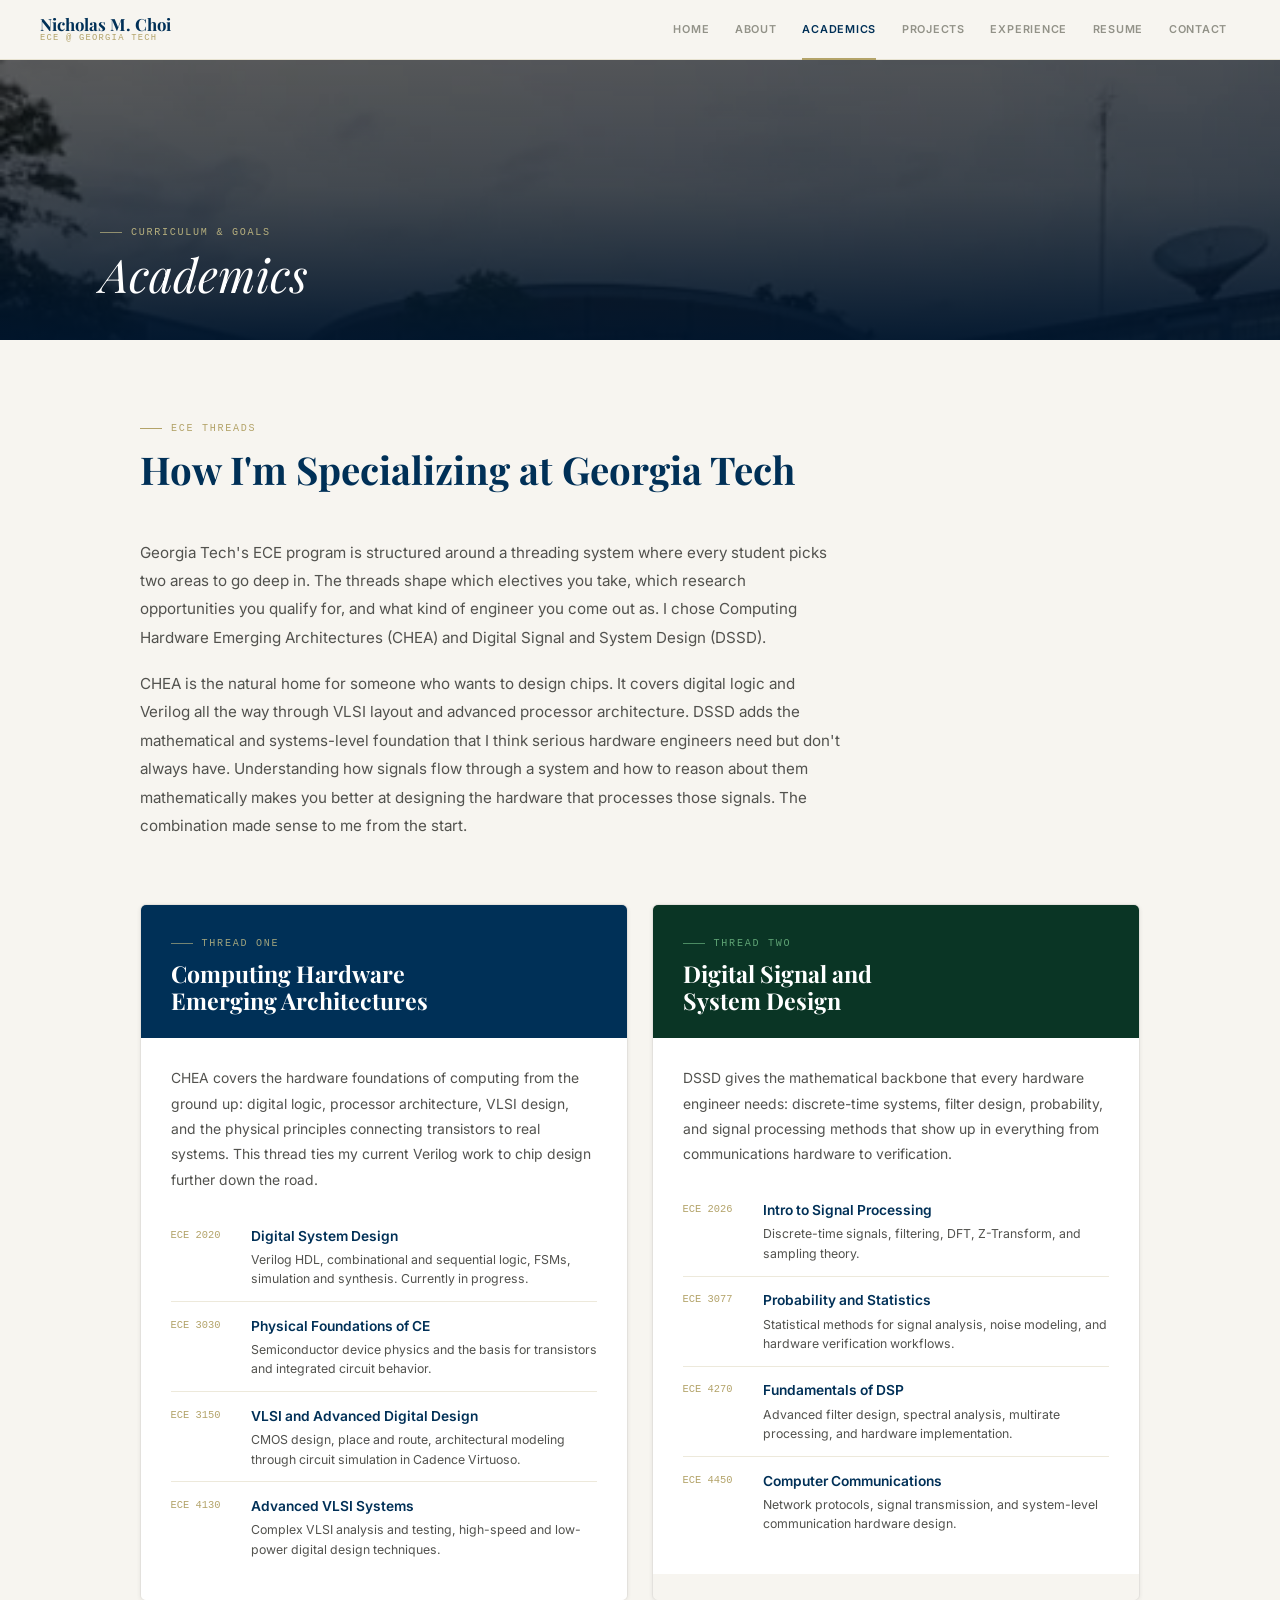
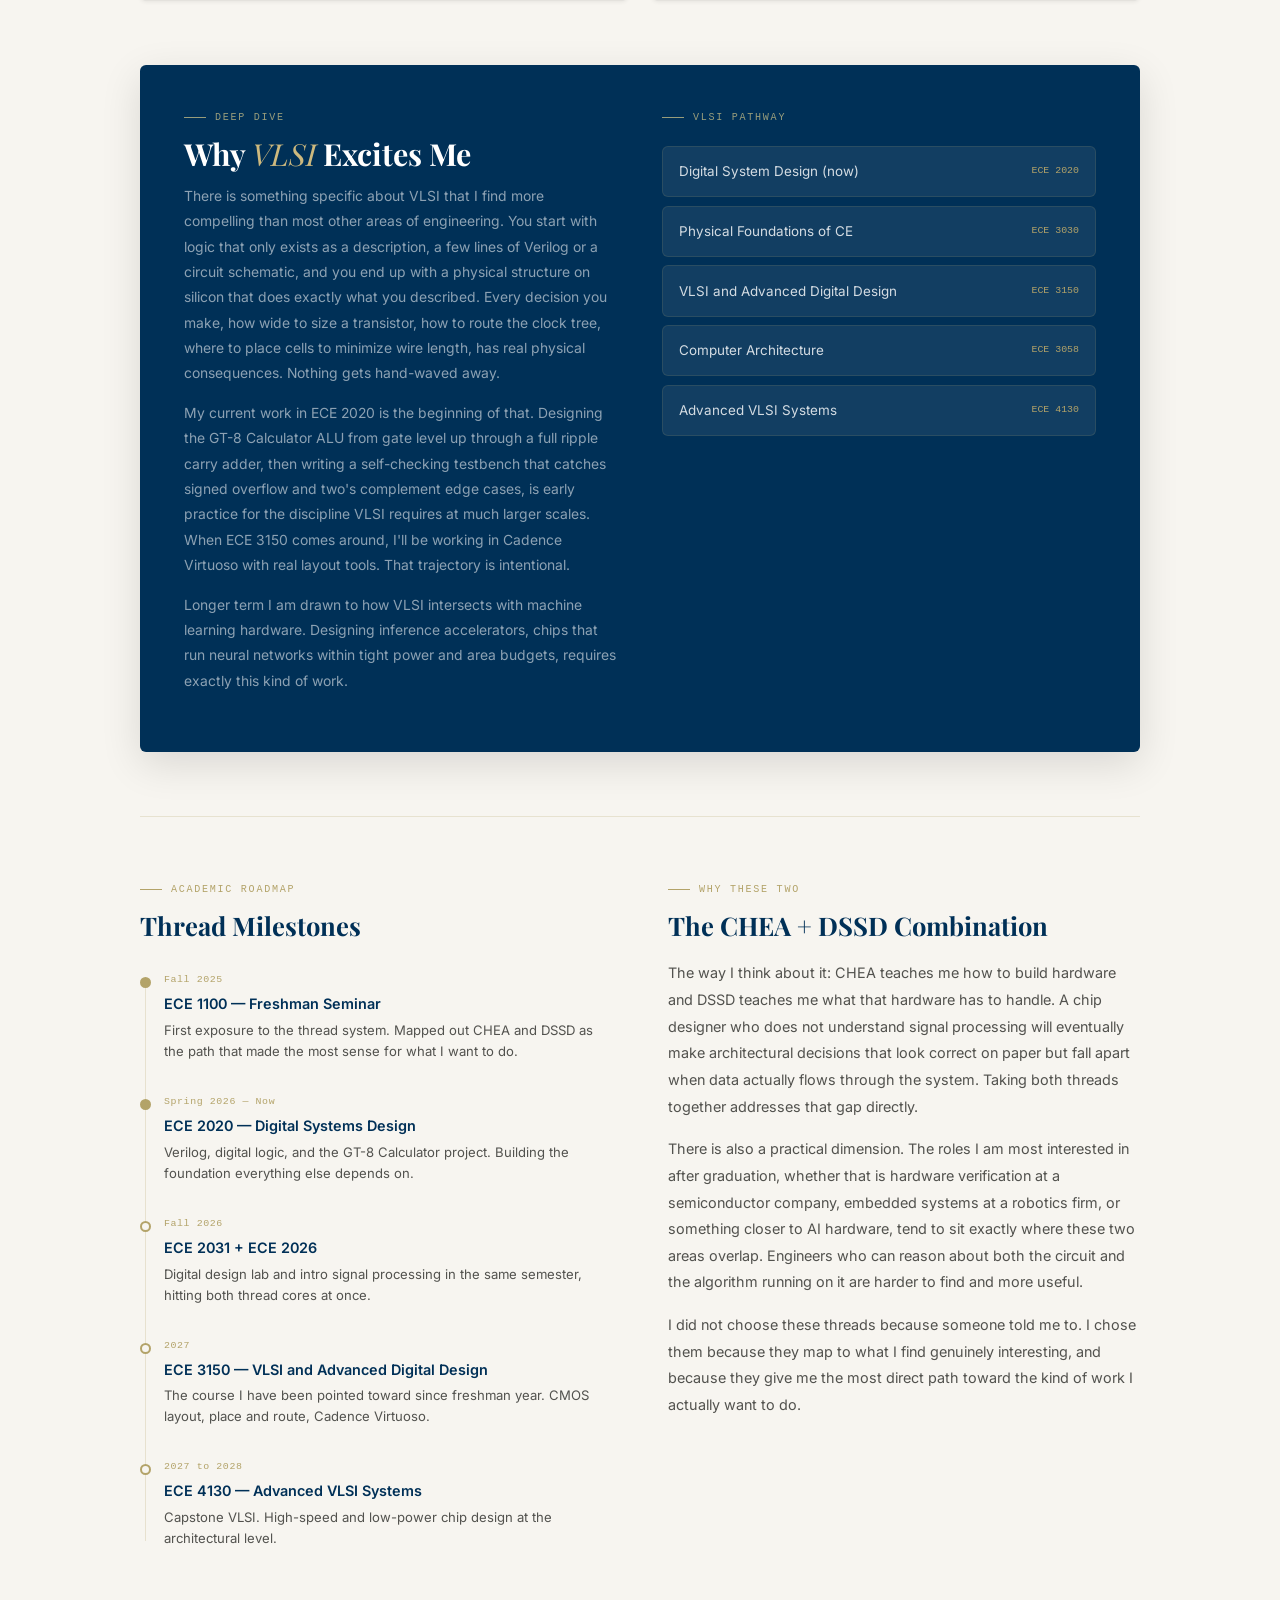
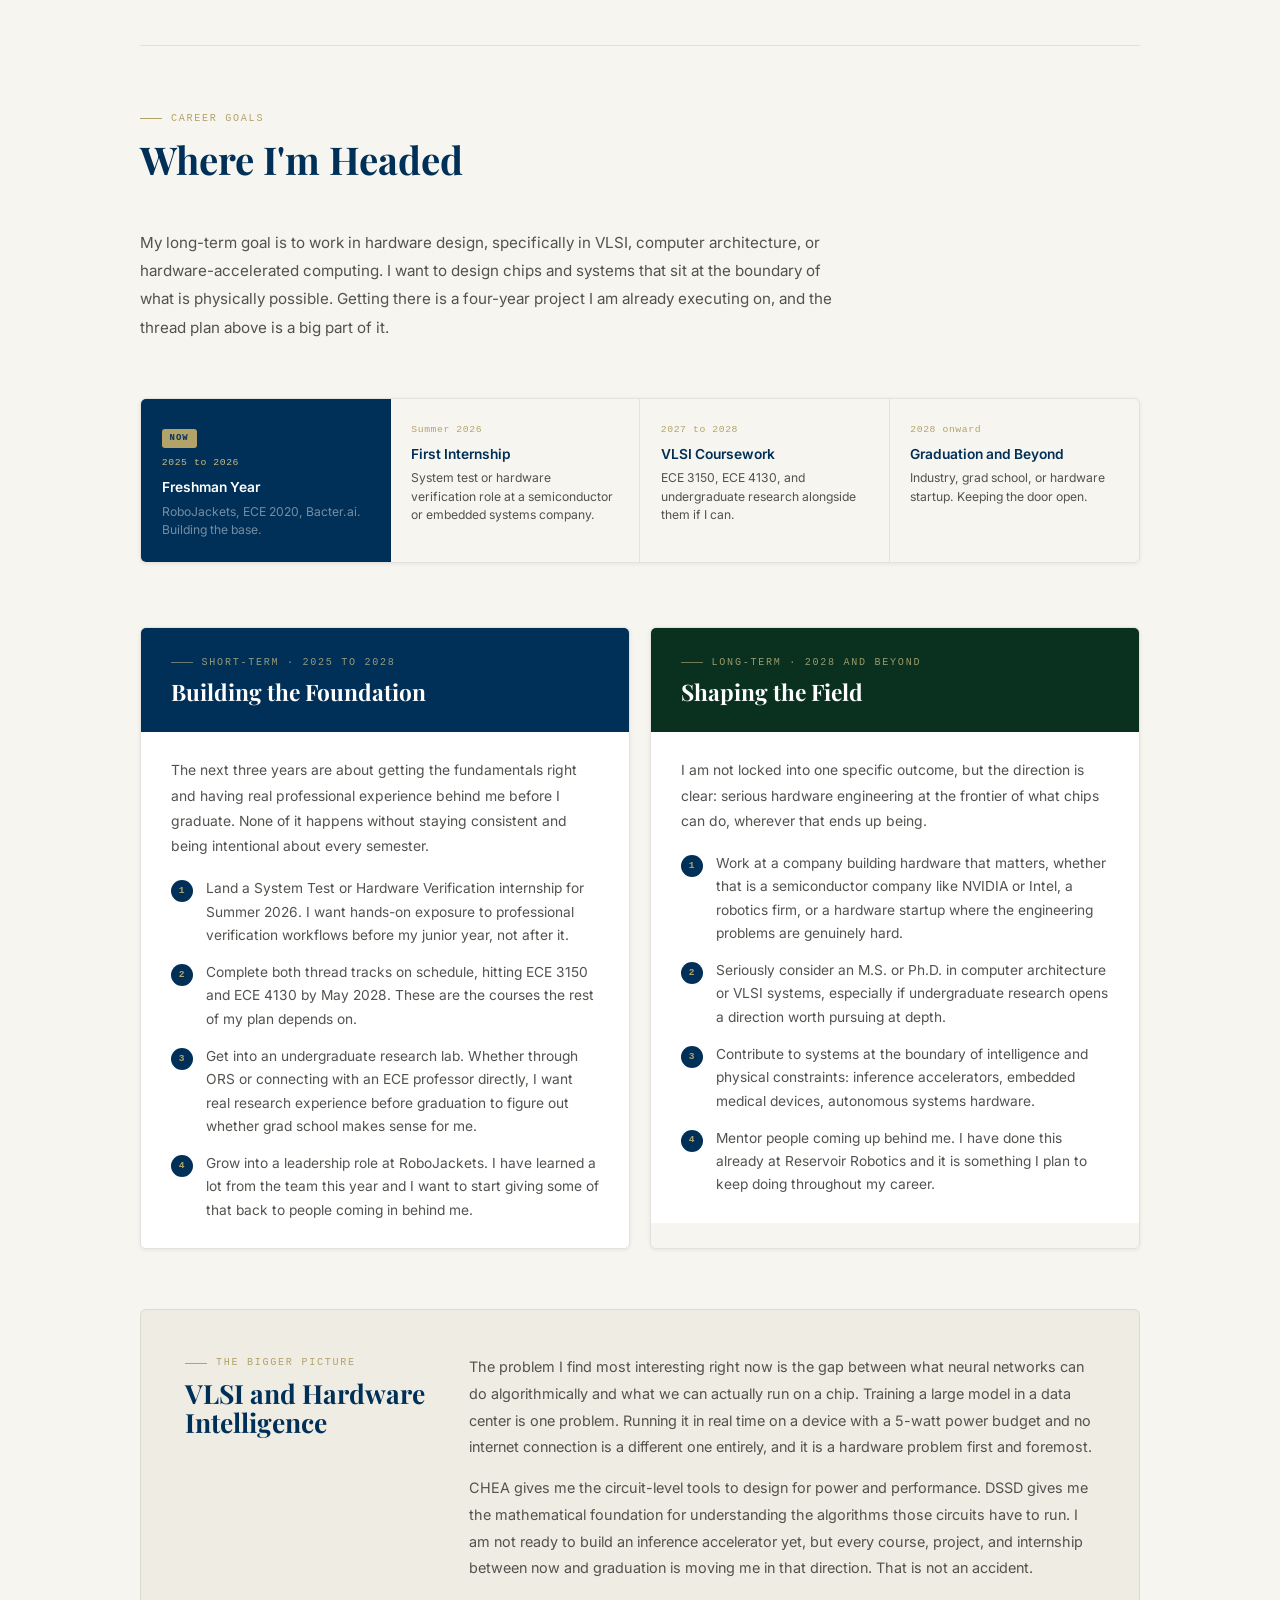
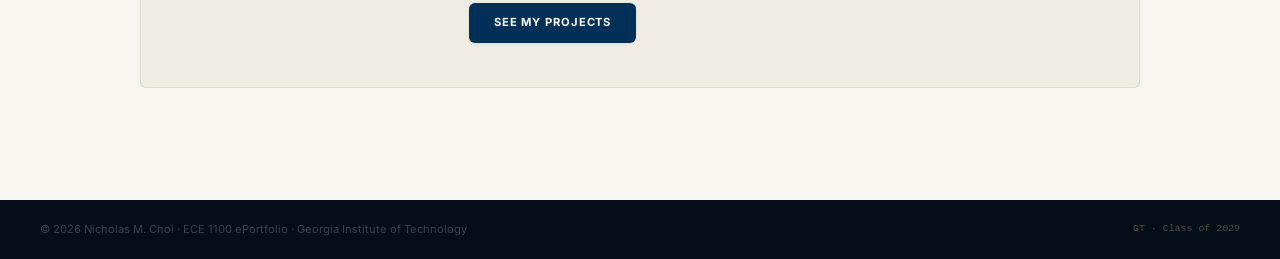
<file: academics.html>
<!DOCTYPE html>
<html lang="en">
<head>
<meta charset="UTF-8"/>
<meta name="viewport" content="width=device-width,initial-scale=1.0"/>
<title>Academics | Nicholas M. Choi</title>
<link rel="preconnect" href="https://fonts.googleapis.com"/>
<link rel="preconnect" href="https://fonts.gstatic.com" crossorigin/>
<link href="https://fonts.googleapis.com/css2?family=Playfair+Display:ital,wght@0,400;0,700;1,400&family=Inter:wght@300;400;500;600&family=Spacing+Mono&display=swap" rel="stylesheet"/>
<link rel="stylesheet" href="style.css"/>
<style>
.intro{max-width:700px;margin-bottom:4rem}
.intro p{font-size:0.95rem;color:var(--tx2);line-height:1.87;margin-bottom:1.1rem}
.tp{display:grid;grid-template-columns:1fr 1fr;gap:1.5rem;margin-bottom:4rem}
.tc2{border:1px solid var(--bdr);border-radius:var(--r);overflow:hidden;box-shadow:var(--sh)}
.tc2-h{padding:1.85rem 1.85rem 1.5rem}
.tc2.chea .tc2-h{background:var(--navy)}
.tc2.dssd .tc2-h{background:#0a3525}
.tc2-h .ey{margin-bottom:0.55rem}
.tc2.chea .tc2-h .ey{color:rgba(211,200,138,0.75)}
.tc2.chea .tc2-h .ey::before{background:rgba(211,200,138,0.55)}
.tc2.dssd .tc2-h .ey{color:rgba(130,210,150,0.7)}
.tc2.dssd .tc2-h .ey::before{background:rgba(130,210,150,0.55)}
.tc2-h h3{font-family:var(--serif);font-size:1.45rem;color:#fff;font-weight:700;line-height:1.15}
.tc2-b{padding:1.75rem 1.85rem;background:var(--white)}
.tc2-b p{font-size:0.87rem;color:var(--tx2);line-height:1.82;margin-bottom:1.2rem}
.cl{list-style:none}
.ci{display:flex;gap:1rem;padding:0.78rem 0;border-bottom:1px solid var(--g-bdr)}
.ci:last-child{border-bottom:none}
.cn{font-family:var(--mono);font-size:0.65rem;color:var(--gold);font-weight:500;flex-shrink:0;min-width:64px;padding-top:2px}
.ct{font-size:0.86rem;font-weight:600;color:var(--navy);margin-bottom:0.12rem}
.cd{font-size:0.77rem;color:var(--tx2);line-height:1.58}
.vb{background:var(--navy);border-radius:var(--r);padding:2.75rem;margin-bottom:4rem;display:grid;grid-template-columns:1fr 1fr;gap:2.75rem;align-items:start;box-shadow:var(--sh3)}
.vb h3{font-family:var(--serif);font-size:1.9rem;color:#fff;font-weight:700;margin-bottom:0.85rem;line-height:1.1}
.vb h3 em{font-style:italic;color:var(--gold-2);font-weight:400}
.vb p{font-size:0.87rem;color:rgba(255,255,255,0.55);line-height:1.82;margin-bottom:0.9rem}
.vp{display:flex;flex-direction:column;gap:0.55rem}
.vp-ey{font-family:var(--mono);font-size:0.63rem;font-weight:500;letter-spacing:0.17em;text-transform:uppercase;color:rgba(211,200,138,0.72);display:flex;align-items:center;gap:9px;margin-bottom:0.7rem}
.vp-ey::before{content:'';width:22px;height:1px;background:currentColor;flex-shrink:0}
.vr{background:rgba(255,255,255,0.07);border:1px solid rgba(179,163,105,0.15);border-radius:var(--r);padding:0.82rem 1rem;display:flex;justify-content:space-between;align-items:center;gap:0.75rem}
.vr-n{font-size:0.84rem;color:rgba(255,255,255,0.82)}
.vr-c{font-family:var(--mono);font-size:0.62rem;color:var(--gold);flex-shrink:0}
.rg{display:grid;grid-template-columns:1fr 1fr;gap:3.5rem;margin-bottom:4rem}
.rm{position:relative;padding-left:1.5rem}
.rm::before{content:'';position:absolute;left:5px;top:8px;bottom:8px;width:1px;background:var(--g-bdr)}
.rmi{position:relative;margin-bottom:2rem}
.rmi::before{content:'';position:absolute;left:-1.5rem;top:5px;width:11px;height:11px;border:2px solid var(--gold);border-radius:50%;background:var(--bg);z-index:1}
.rmi.done::before{background:var(--gold)}
.rmy{font-family:var(--mono);font-size:0.62rem;color:var(--gold);letter-spacing:0.06em;margin-bottom:0.2rem}
.rml{font-weight:600;color:var(--navy);font-size:0.9rem;margin-bottom:0.2rem}
.rmd{font-size:0.82rem;color:var(--tx2);line-height:1.6}
.mb{display:grid;grid-template-columns:repeat(4,1fr);border:1px solid var(--bdr);border-radius:var(--r);overflow:hidden;box-shadow:var(--sh);margin-bottom:4rem}
.ms{padding:1.4rem 1.3rem;border-right:1px solid var(--bdr)}
.ms:last-child{border-right:none}
.ms.now{background:var(--navy)}
.mbadge{font-family:var(--mono);font-size:0.56rem;letter-spacing:0.12em;text-transform:uppercase;background:var(--gold);color:var(--navy);padding:0.12rem 0.48rem;border-radius:3px;display:inline-block;margin-bottom:0.45rem;font-weight:600}
.msy{font-family:var(--mono);font-size:0.61rem;color:var(--gold);letter-spacing:0.06em;margin-bottom:0.28rem}
.ms.now .msy{color:var(--gold-2)}
.msl{font-weight:600;font-size:0.86rem;color:var(--navy);margin-bottom:0.2rem}
.ms.now .msl{color:#fff}
.msd{font-size:0.76rem;color:var(--tx2);line-height:1.52}
.ms.now .msd{color:rgba(255,255,255,0.45)}
.gg{display:grid;grid-template-columns:1fr 1fr;gap:1.25rem;margin-bottom:3.75rem}
.gc{border:1px solid var(--bdr);border-radius:var(--r);overflow:hidden;box-shadow:var(--sh)}
.gc-h{padding:1.65rem 1.85rem}
.gc-h.st{background:var(--navy)}.gc-h.lt{background:#0a3020}
.gc-h .ey{color:rgba(211,200,138,0.7);margin-bottom:0.5rem}
.gc-h .ey::before{background:rgba(211,200,138,0.5)}
.gc-h h3{font-family:var(--serif);font-size:1.42rem;color:#fff;font-weight:700;line-height:1.15}
.gc-b{padding:1.65rem 1.85rem;background:var(--white)}
.gc-b>p{font-size:0.87rem;color:var(--tx2);line-height:1.82;margin-bottom:1.1rem}
.gs{list-style:none;display:flex;flex-direction:column;gap:0.85rem}
.gs li{display:flex;gap:0.85rem;align-items:flex-start;font-size:0.86rem;color:var(--tx2);line-height:1.7}
.gn{flex-shrink:0;width:22px;height:22px;background:var(--navy);color:var(--gold);border-radius:50%;font-size:0.6rem;font-weight:700;display:flex;align-items:center;justify-content:center;font-family:var(--mono);margin-top:3px}
.fb{background:var(--surf);border:1px solid var(--bdr);border-radius:var(--r);padding:2.75rem;display:grid;grid-template-columns:240px 1fr;gap:2.75rem;align-items:start}
.fb h3{font-family:var(--serif);font-size:1.65rem;font-weight:700;color:var(--navy);line-height:1.1;margin-top:0.4rem}
.fb p{font-size:0.9rem;color:var(--tx2);line-height:1.85;margin-bottom:0.9rem}
@media(max-width:860px){
  .tp{grid-template-columns:1fr}.vb{grid-template-columns:1fr;padding:2rem}
  .rg{grid-template-columns:1fr;gap:2.5rem}
  .mb{grid-template-columns:1fr 1fr}.ms{border-right:none;border-bottom:1px solid var(--bdr)}.ms:last-child{border-bottom:none}
  .gg{grid-template-columns:1fr}.fb{grid-template-columns:1fr;padding:2rem}
  .gc-h,.gc-b,.tc2-h,.tc2-b{padding:1.4rem 1.5rem}
}
</style>
</head>
<body>
<nav class="nav">
  <a class="nb" href="index.html"><span class="nb-name">Nicholas M. Choi</span><span class="nb-sub">ECE @ Georgia Tech</span></a>
  <ul class="nl" id="nl">
    <li><a href="index.html">Home</a></li>
    <li><a href="about.html">About</a></li>
    <li><a href="academics.html" class="on">Academics</a></li>
    <li><a href="projects.html">Projects</a></li>
    <li><a href="experience.html">Experience</a></li>
    <li><a href="resume.html">Resume</a></li>
    <li><a href="contact.html">Contact</a></li>
  </ul>
  <button class="nt" id="nt" aria-label="Menu"><span></span><span></span><span></span></button>
</nav>

<div class="ph">
  <div class="ph-bg" style="background-image:url('gt-vanleer.webp')"></div>
  <div class="ph-ov"></div>
  <div class="ph-ct"><div class="ey">Curriculum &amp; Goals</div><h1>Academics</h1></div>
</div>

<div class="pb"><div class="wrap">

<div class="intro">
  <div class="sh"><div class="ey">ECE Threads</div><h2 class="h-lg" style="margin-top:0.7rem">How I'm Specializing at Georgia Tech</h2></div>
  <p>Georgia Tech's ECE program is structured around a threading system where every student picks two areas to go deep in. The threads shape which electives you take, which research opportunities you qualify for, and what kind of engineer you come out as. I chose Computing Hardware Emerging Architectures (CHEA) and Digital Signal and System Design (DSSD).</p>
  <p>CHEA is the natural home for someone who wants to design chips. It covers digital logic and Verilog all the way through VLSI layout and advanced processor architecture. DSSD adds the mathematical and systems-level foundation that I think serious hardware engineers need but don't always have. Understanding how signals flow through a system and how to reason about them mathematically makes you better at designing the hardware that processes those signals. The combination made sense to me from the start.</p>
</div>

<div class="tp">
  <div class="tc2 chea">
    <div class="tc2-h"><div class="ey">Thread One</div><h3>Computing Hardware<br>Emerging Architectures</h3></div>
    <div class="tc2-b">
      <p>CHEA covers the hardware foundations of computing from the ground up: digital logic, processor architecture, VLSI design, and the physical principles connecting transistors to real systems. This thread ties my current Verilog work to chip design further down the road.</p>
      <ul class="cl">
        <li class="ci"><span class="cn">ECE 2020</span><div><div class="ct">Digital System Design</div><div class="cd">Verilog HDL, combinational and sequential logic, FSMs, simulation and synthesis. Currently in progress.</div></div></li>
        <li class="ci"><span class="cn">ECE 3030</span><div><div class="ct">Physical Foundations of CE</div><div class="cd">Semiconductor device physics and the basis for transistors and integrated circuit behavior.</div></div></li>
        <li class="ci"><span class="cn">ECE 3150</span><div><div class="ct">VLSI and Advanced Digital Design</div><div class="cd">CMOS design, place and route, architectural modeling through circuit simulation in Cadence Virtuoso.</div></div></li>
        <li class="ci"><span class="cn">ECE 4130</span><div><div class="ct">Advanced VLSI Systems</div><div class="cd">Complex VLSI analysis and testing, high-speed and low-power digital design techniques.</div></div></li>
      </ul>
    </div>
  </div>
  <div class="tc2 dssd">
    <div class="tc2-h"><div class="ey">Thread Two</div><h3>Digital Signal and<br>System Design</h3></div>
    <div class="tc2-b">
      <p>DSSD gives the mathematical backbone that every hardware engineer needs: discrete-time systems, filter design, probability, and signal processing methods that show up in everything from communications hardware to verification.</p>
      <ul class="cl">
        <li class="ci"><span class="cn">ECE 2026</span><div><div class="ct">Intro to Signal Processing</div><div class="cd">Discrete-time signals, filtering, DFT, Z-Transform, and sampling theory.</div></div></li>
        <li class="ci"><span class="cn">ECE 3077</span><div><div class="ct">Probability and Statistics</div><div class="cd">Statistical methods for signal analysis, noise modeling, and hardware verification workflows.</div></div></li>
        <li class="ci"><span class="cn">ECE 4270</span><div><div class="ct">Fundamentals of DSP</div><div class="cd">Advanced filter design, spectral analysis, multirate processing, and hardware implementation.</div></div></li>
        <li class="ci"><span class="cn">ECE 4450</span><div><div class="ct">Computer Communications</div><div class="cd">Network protocols, signal transmission, and system-level communication hardware design.</div></div></li>
      </ul>
    </div>
  </div>
</div>

<div class="vb">
  <div>
    <div class="vp-ey">Deep Dive</div>
    <h3>Why <em>VLSI</em> Excites Me</h3>
    <p>There is something specific about VLSI that I find more compelling than most other areas of engineering. You start with logic that only exists as a description, a few lines of Verilog or a circuit schematic, and you end up with a physical structure on silicon that does exactly what you described. Every decision you make, how wide to size a transistor, how to route the clock tree, where to place cells to minimize wire length, has real physical consequences. Nothing gets hand-waved away.</p>
    <p>My current work in ECE 2020 is the beginning of that. Designing the GT-8 Calculator ALU from gate level up through a full ripple carry adder, then writing a self-checking testbench that catches signed overflow and two's complement edge cases, is early practice for the discipline VLSI requires at much larger scales. When ECE 3150 comes around, I'll be working in Cadence Virtuoso with real layout tools. That trajectory is intentional.</p>
    <p>Longer term I am drawn to how VLSI intersects with machine learning hardware. Designing inference accelerators, chips that run neural networks within tight power and area budgets, requires exactly this kind of work.</p>
  </div>
  <div class="vp">
    <div class="vp-ey">VLSI Pathway</div>
    <div class="vr"><span class="vr-n">Digital System Design (now)</span><span class="vr-c">ECE 2020</span></div>
    <div class="vr"><span class="vr-n">Physical Foundations of CE</span><span class="vr-c">ECE 3030</span></div>
    <div class="vr"><span class="vr-n">VLSI and Advanced Digital Design</span><span class="vr-c">ECE 3150</span></div>
    <div class="vr"><span class="vr-n">Computer Architecture</span><span class="vr-c">ECE 3058</span></div>
    <div class="vr"><span class="vr-n">Advanced VLSI Systems</span><span class="vr-c">ECE 4130</span></div>
  </div>
</div>

<hr class="div"/>

<div class="rg">
  <div>
    <div class="ey" style="margin-bottom:0.7rem">Academic Roadmap</div>
    <h2 class="h-md" style="margin-bottom:2rem">Thread Milestones</h2>
    <div class="rm">
      <div class="rmi done"><div class="rmy">Fall 2025</div><div class="rml">ECE 1100 — Freshman Seminar</div><div class="rmd">First exposure to the thread system. Mapped out CHEA and DSSD as the path that made the most sense for what I want to do.</div></div>
      <div class="rmi done"><div class="rmy">Spring 2026 — Now</div><div class="rml">ECE 2020 — Digital Systems Design</div><div class="rmd">Verilog, digital logic, and the GT-8 Calculator project. Building the foundation everything else depends on.</div></div>
      <div class="rmi"><div class="rmy">Fall 2026</div><div class="rml">ECE 2031 + ECE 2026</div><div class="rmd">Digital design lab and intro signal processing in the same semester, hitting both thread cores at once.</div></div>
      <div class="rmi"><div class="rmy">2027</div><div class="rml">ECE 3150 — VLSI and Advanced Digital Design</div><div class="rmd">The course I have been pointed toward since freshman year. CMOS layout, place and route, Cadence Virtuoso.</div></div>
      <div class="rmi"><div class="rmy">2027 to 2028</div><div class="rml">ECE 4130 — Advanced VLSI Systems</div><div class="rmd">Capstone VLSI. High-speed and low-power chip design at the architectural level.</div></div>
    </div>
  </div>
  <div>
    <div class="ey" style="margin-bottom:0.7rem">Why These Two</div>
    <h2 class="h-md" style="margin-bottom:1.25rem">The CHEA + DSSD Combination</h2>
    <p style="font-size:0.9rem;color:var(--tx2);line-height:1.85;margin-bottom:1rem">The way I think about it: CHEA teaches me how to build hardware and DSSD teaches me what that hardware has to handle. A chip designer who does not understand signal processing will eventually make architectural decisions that look correct on paper but fall apart when data actually flows through the system. Taking both threads together addresses that gap directly.</p>
    <p style="font-size:0.9rem;color:var(--tx2);line-height:1.85;margin-bottom:1rem">There is also a practical dimension. The roles I am most interested in after graduation, whether that is hardware verification at a semiconductor company, embedded systems at a robotics firm, or something closer to AI hardware, tend to sit exactly where these two areas overlap. Engineers who can reason about both the circuit and the algorithm running on it are harder to find and more useful.</p>
    <p style="font-size:0.9rem;color:var(--tx2);line-height:1.85">I did not choose these threads because someone told me to. I chose them because they map to what I find genuinely interesting, and because they give me the most direct path toward the kind of work I actually want to do.</p>
  </div>
</div>

<hr class="div"/>

<div class="sh"><div class="ey">Career Goals</div><h2 class="h-lg" style="margin-top:0.7rem">Where I'm Headed</h2></div>
<p style="font-size:0.95rem;color:var(--tx2);line-height:1.87;max-width:700px;margin-bottom:3.5rem">My long-term goal is to work in hardware design, specifically in VLSI, computer architecture, or hardware-accelerated computing. I want to design chips and systems that sit at the boundary of what is physically possible. Getting there is a four-year project I am already executing on, and the thread plan above is a big part of it.</p>

<div class="mb">
  <div class="ms now"><div class="mbadge">Now</div><div class="msy">2025 to 2026</div><div class="msl">Freshman Year</div><div class="msd">RoboJackets, ECE 2020, Bacter.ai. Building the base.</div></div>
  <div class="ms"><div class="msy">Summer 2026</div><div class="msl">First Internship</div><div class="msd">System test or hardware verification role at a semiconductor or embedded systems company.</div></div>
  <div class="ms"><div class="msy">2027 to 2028</div><div class="msl">VLSI Coursework</div><div class="msd">ECE 3150, ECE 4130, and undergraduate research alongside them if I can.</div></div>
  <div class="ms"><div class="msy">2028 onward</div><div class="msl">Graduation and Beyond</div><div class="msd">Industry, grad school, or hardware startup. Keeping the door open.</div></div>
</div>

<div class="gg">
  <div class="gc">
    <div class="gc-h st"><div class="ey">Short-Term · 2025 to 2028</div><h3>Building the Foundation</h3></div>
    <div class="gc-b">
      <p>The next three years are about getting the fundamentals right and having real professional experience behind me before I graduate. None of it happens without staying consistent and being intentional about every semester.</p>
      <ul class="gs">
        <li><span class="gn">1</span>Land a System Test or Hardware Verification internship for Summer 2026. I want hands-on exposure to professional verification workflows before my junior year, not after it.</li>
        <li><span class="gn">2</span>Complete both thread tracks on schedule, hitting ECE 3150 and ECE 4130 by May 2028. These are the courses the rest of my plan depends on.</li>
        <li><span class="gn">3</span>Get into an undergraduate research lab. Whether through ORS or connecting with an ECE professor directly, I want real research experience before graduation to figure out whether grad school makes sense for me.</li>
        <li><span class="gn">4</span>Grow into a leadership role at RoboJackets. I have learned a lot from the team this year and I want to start giving some of that back to people coming in behind me.</li>
      </ul>
    </div>
  </div>
  <div class="gc">
    <div class="gc-h lt"><div class="ey">Long-Term · 2028 and Beyond</div><h3>Shaping the Field</h3></div>
    <div class="gc-b">
      <p>I am not locked into one specific outcome, but the direction is clear: serious hardware engineering at the frontier of what chips can do, wherever that ends up being.</p>
      <ul class="gs">
        <li><span class="gn">1</span>Work at a company building hardware that matters, whether that is a semiconductor company like NVIDIA or Intel, a robotics firm, or a hardware startup where the engineering problems are genuinely hard.</li>
        <li><span class="gn">2</span>Seriously consider an M.S. or Ph.D. in computer architecture or VLSI systems, especially if undergraduate research opens a direction worth pursuing at depth.</li>
        <li><span class="gn">3</span>Contribute to systems at the boundary of intelligence and physical constraints: inference accelerators, embedded medical devices, autonomous systems hardware.</li>
        <li><span class="gn">4</span>Mentor people coming up behind me. I have done this already at Reservoir Robotics and it is something I plan to keep doing throughout my career.</li>
      </ul>
    </div>
  </div>
</div>

<div class="fb">
  <div><div class="ey" style="margin-bottom:0.45rem">The Bigger Picture</div><h3>VLSI and Hardware Intelligence</h3></div>
  <div>
    <p>The problem I find most interesting right now is the gap between what neural networks can do algorithmically and what we can actually run on a chip. Training a large model in a data center is one problem. Running it in real time on a device with a 5-watt power budget and no internet connection is a different one entirely, and it is a hardware problem first and foremost.</p>
    <p>CHEA gives me the circuit-level tools to design for power and performance. DSSD gives me the mathematical foundation for understanding the algorithms those circuits have to run. I am not ready to build an inference accelerator yet, but every course, project, and internship between now and graduation is moving me in that direction. That is not an accident.</p>
    <a href="projects.html" class="btn btn-p" style="margin-top:0.4rem">See My Projects</a>
  </div>
</div>

</div></div>
<footer class="ft"><p>© 2026 Nicholas M. Choi · ECE 1100 ePortfolio · Georgia Institute of Technology</p><span>GT · Class of 2029</span></footer>
<script>const t=document.getElementById("nt"),l=document.getElementById("nl");if(t)t.addEventListener("click",()=>l.classList.toggle("open"));</script>
</body>
</html>
</file>
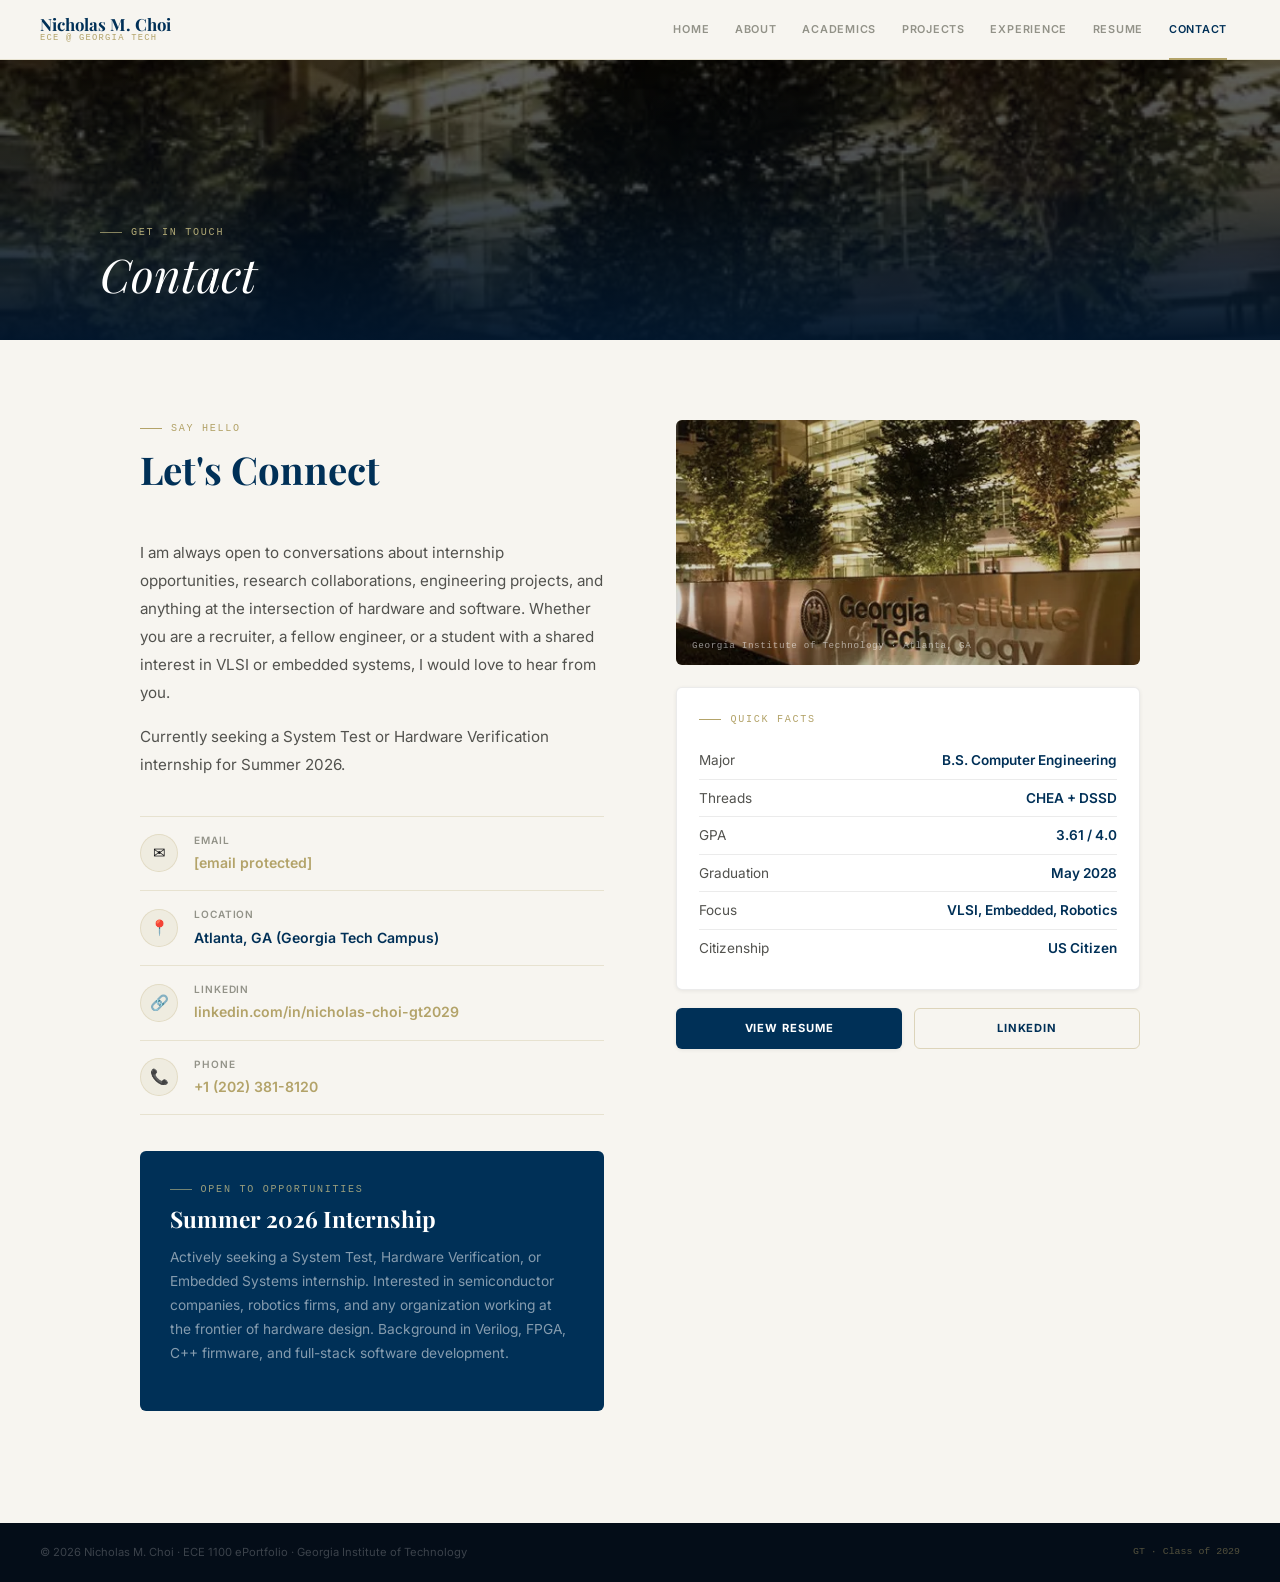
<file: contact.html>
<!DOCTYPE html>
<html lang="en">
<head>
<meta charset="UTF-8"/>
<meta name="viewport" content="width=device-width,initial-scale=1.0"/>
<title>Contact | Nicholas M. Choi</title>
<link rel="preconnect" href="https://fonts.googleapis.com"/>
<link rel="preconnect" href="https://fonts.gstatic.com" crossorigin/>
<link href="https://fonts.googleapis.com/css2?family=Playfair+Display:ital,wght@0,400;0,700;1,400&family=Inter:wght@300;400;500;600&family=Spacing+Mono&display=swap" rel="stylesheet"/>
<link rel="stylesheet" href="style.css"/>
<style>
.cl{display:grid;grid-template-columns:1fr 1fr;gap:4.5rem;align-items:start}
.ci p{font-size:0.95rem;color:var(--tx2);line-height:1.85;margin-bottom:1rem}
.clist{margin-top:2.25rem;display:flex;flex-direction:column}
.citem{display:flex;align-items:center;gap:1rem;padding:0.95rem 0;border-bottom:1px solid var(--g-bdr)}
.citem:first-child{border-top:1px solid var(--g-bdr)}
.cicon{width:38px;height:38px;border-radius:50%;background:var(--g-dim);border:1px solid var(--g-bdr);display:flex;align-items:center;justify-content:center;font-size:0.95rem;flex-shrink:0}
.clbl{font-size:0.63rem;font-weight:600;letter-spacing:0.09em;text-transform:uppercase;color:var(--tx3);margin-bottom:0.14rem}
.cval{font-size:0.88rem;font-weight:600;color:var(--navy)}
.cval a{color:var(--gold);text-decoration:none}
.cval a:hover{text-decoration:underline}
.sb2{background:var(--navy);border-radius:var(--r);padding:1.85rem;margin-top:2.25rem}
.sb2 .ey{color:rgba(211,200,138,0.72);margin-bottom:0.5rem}
.sb2 .ey::before{background:rgba(211,200,138,0.55)}
.sb2 h3{font-family:var(--serif);font-size:1.42rem;color:#fff;font-weight:700;margin-bottom:0.8rem;line-height:1.15}
.sb2 p{font-size:0.86rem;color:rgba(255,255,255,0.52);line-height:1.75}
.cphoto{border-radius:var(--r);overflow:hidden;height:245px;position:relative;margin-bottom:1.4rem;background:var(--surf)}
.cphoto img{width:100%;height:100%;object-fit:cover;filter:brightness(0.84) saturate(0.72);transition:filter 0.3s}
.cphoto:hover img{filter:brightness(0.95) saturate(0.85)}
.cphoto figcaption{position:absolute;bottom:0.7rem;left:1rem;right:1rem;font-family:var(--mono);font-size:0.58rem;color:rgba(255,255,255,0.55);letter-spacing:0.07em}
.qc{background:var(--white);border:1px solid var(--bdr);border-radius:var(--r);padding:1.4rem;box-shadow:var(--sh);margin-bottom:1.1rem}
.qr{display:flex;justify-content:space-between;font-size:0.85rem;padding:0.42rem 0;border-bottom:1px solid var(--bdr)}
.qr:last-child{border-bottom:none}
.qk{color:var(--tx2)}
.qv{font-weight:600;color:var(--navy)}
.br{display:grid;grid-template-columns:1fr 1fr;gap:0.75rem}
@media(max-width:860px){.cl{grid-template-columns:1fr;gap:2.75rem}}
</style>
</head>
<body>
<nav class="nav">
  <a class="nb" href="index.html"><span class="nb-name">Nicholas M. Choi</span><span class="nb-sub">ECE @ Georgia Tech</span></a>
  <ul class="nl" id="nl">
    <li><a href="index.html">Home</a></li>
    <li><a href="about.html">About</a></li>
    <li><a href="academics.html">Academics</a></li>
    <li><a href="projects.html">Projects</a></li>
    <li><a href="experience.html">Experience</a></li>
    <li><a href="resume.html">Resume</a></li>
    <li><a href="contact.html" class="on">Contact</a></li>
  </ul>
  <button class="nt" id="nt" aria-label="Menu"><span></span><span></span><span></span></button>
</nav>
<div class="ph">
  <div class="ph-bg" style="background-image:url('gt-sign.webp')"></div>
  <div class="ph-ov"></div>
  <div class="ph-ct"><div class="ey">Get in Touch</div><h1>Contact</h1></div>
</div>
<div class="pb"><div class="wrap">
  <div class="cl">
    <div class="ci">
      <div class="sh"><div class="ey">Say Hello</div><h2 class="h-lg" style="margin-top:0.7rem">Let's Connect</h2></div>
      <p>I am always open to conversations about internship opportunities, research collaborations, engineering projects, and anything at the intersection of hardware and software. Whether you are a recruiter, a fellow engineer, or a student with a shared interest in VLSI or embedded systems, I would love to hear from you.</p>
      <p>Currently seeking a System Test or Hardware Verification internship for Summer 2026.</p>
      <div class="clist">
        <div class="citem"><div class="cicon">✉</div><div><div class="clbl">Email</div><div class="cval"><a href="/cdn-cgi/l/email-protection#fe9d969197d090979d9691929f8dcbcdcabe99939f9792d09d9193"><span class="__cf_email__" data-cfemail="eb88838482c58582888384878a98ded8dfab8c868a8287c5888486">[email&#160;protected]</span></a></div></div></div>
        <div class="citem"><div class="cicon">📍</div><div><div class="clbl">Location</div><div class="cval">Atlanta, GA (Georgia Tech Campus)</div></div></div>
        <div class="citem"><div class="cicon">🔗</div><div><div class="clbl">LinkedIn</div><div class="cval"><a href="https://www.linkedin.com/in/nicholas-choi-gt2029/" target="_blank">linkedin.com/in/nicholas-choi-gt2029</a></div></div></div>
        <div class="citem"><div class="cicon">📞</div><div><div class="clbl">Phone</div><div class="cval"><a href="tel:+12023818120">+1 (202) 381-8120</a></div></div></div>
      </div>
      <div class="sb2">
        <div class="ey">Open to Opportunities</div>
        <h3>Summer 2026 Internship</h3>
        <p>Actively seeking a System Test, Hardware Verification, or Embedded Systems internship. Interested in semiconductor companies, robotics firms, and any organization working at the frontier of hardware design. Background in Verilog, FPGA, C++ firmware, and full-stack software development.</p>
      </div>
    </div>
    <div>
      <figure class="cphoto"><img src="gt-sign.webp" alt="Georgia Institute of Technology" loading="lazy"/><figcaption>Georgia Institute of Technology · Atlanta, GA</figcaption></figure>
      <div class="qc">
        <div class="ey" style="margin-bottom:0.9rem">Quick Facts</div>
        <div class="qr"><span class="qk">Major</span><span class="qv">B.S. Computer Engineering</span></div>
        <div class="qr"><span class="qk">Threads</span><span class="qv">CHEA + DSSD</span></div>
        <div class="qr"><span class="qk">GPA</span><span class="qv">3.61 / 4.0</span></div>
        <div class="qr"><span class="qk">Graduation</span><span class="qv">May 2028</span></div>
        <div class="qr"><span class="qk">Focus</span><span class="qv">VLSI, Embedded, Robotics</span></div>
        <div class="qr"><span class="qk">Citizenship</span><span class="qv">US Citizen</span></div>
      </div>
      <div class="br">
        <a href="resume.html" class="btn btn-p" style="justify-content:center">View Resume</a>
        <a href="https://www.linkedin.com/in/nicholas-choi-gt2029/" target="_blank" class="btn btn-g" style="justify-content:center">LinkedIn</a>
      </div>
    </div>
  </div>
</div></div>
<footer class="ft"><p>© 2026 Nicholas M. Choi · ECE 1100 ePortfolio · Georgia Institute of Technology</p><span>GT · Class of 2029</span></footer>
<script data-cfasyn
</file>
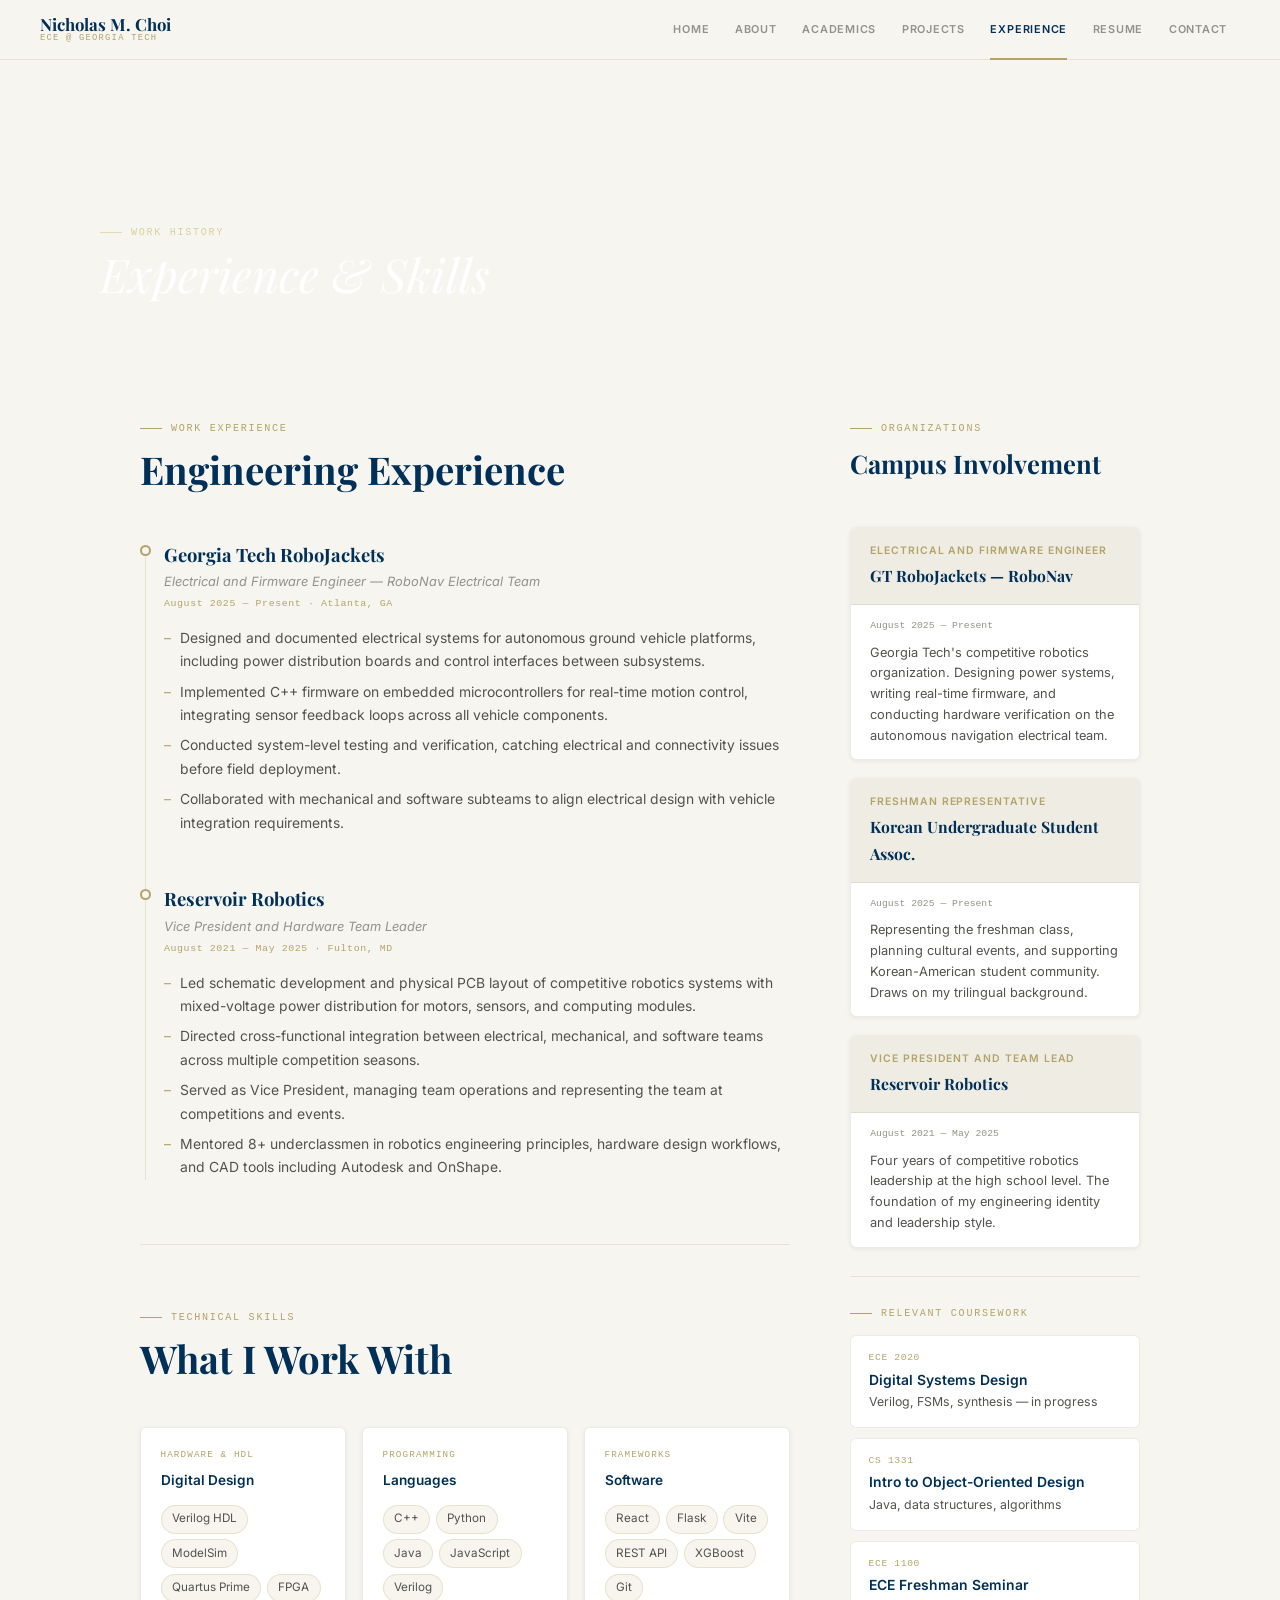
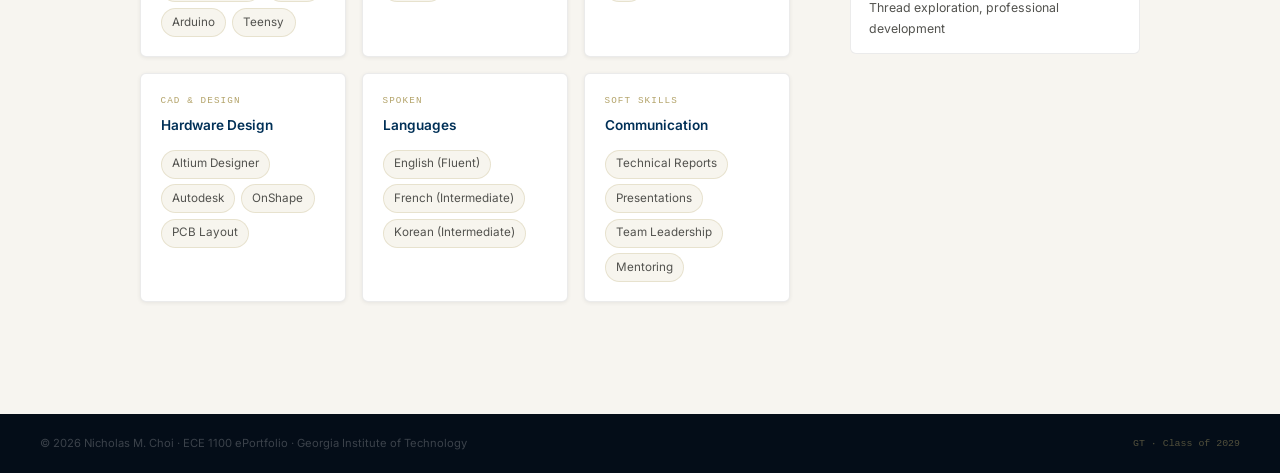
<file: experience (1).html>
<!DOCTYPE html>
<html lang="en">
<head>
<meta charset="UTF-8"/>
<meta name="viewport" content="width=device-width,initial-scale=1.0"/>
<title>Experience | Nicholas M. Choi</title>
<link rel="preconnect" href="https://fonts.googleapis.com"/>
<link rel="preconnect" href="https://fonts.gstatic.com" crossorigin/>
<link href="https://fonts.googleapis.com/css2?family=Playfair+Display:ital,wght@0,400;0,700;1,400&family=Inter:wght@300;400;500;600&family=JetBrains+Mono:wght@400;500&display=swap" rel="stylesheet"/>
<link rel="stylesheet" href="style.css"/>
<style>
.el{display:grid;grid-template-columns:1fr 290px;gap:3.75rem;align-items:start}
.esb{position:sticky;top:calc(var(--nh) + 1.5rem)}
.oc{border:1px solid var(--bdr);border-radius:var(--r);overflow:hidden;margin-bottom:1.1rem;background:var(--white);box-shadow:var(--sh);transition:border-color 0.18s}
.oc:hover{border-color:var(--g-bdr2)}
.oc-h{background:var(--surf);padding:0.9rem 1.2rem;border-bottom:1px solid var(--bdr)}
.or{font-size:0.65rem;font-weight:600;letter-spacing:0.09em;text-transform:uppercase;color:var(--gold);margin-bottom:0.18rem}
.on2{font-family:var(--serif);font-size:0.98rem;font-weight:700;color:var(--navy)}
.oc-b{padding:0.82rem 1.2rem}
.op{font-family:var(--mono);font-size:0.61rem;color:var(--tx3);margin-bottom:0.5rem}
.od{font-size:0.8rem;color:var(--tx2);line-height:1.62}
.sg{display:grid;grid-template-columns:repeat(3,1fr);gap:1rem;margin-top:1.75rem}
.sc{border:1px solid var(--bdr);border-radius:var(--r);padding:1.18rem 1.22rem;background:var(--white);box-shadow:var(--sh);transition:border-color 0.18s}
.sc:hover{border-color:var(--g-bdr2)}
.st{font-family:var(--mono);font-size:0.58rem;letter-spacing:0.12em;text-transform:uppercase;color:var(--gold);margin-bottom:0.35rem}
.sn{font-weight:600;color:var(--navy);font-size:0.85rem;margin-bottom:0.8rem}
.pw{display:flex;flex-wrap:wrap;gap:0.35rem}
.cr{border:1px solid var(--bdr);border-radius:var(--r);padding:0.85rem 1.1rem;background:var(--white);margin-bottom:0.65rem}
.cr .cm{font-family:var(--mono);font-size:0.6rem;color:var(--gold);letter-spacing:0.07em;margin-bottom:0.15rem}
.cr .ct{font-weight:600;color:var(--navy);font-size:0.87rem}
.cr .cd{font-size:0.77rem;color:var(--tx2)}
@media(max-width:860px){.el{grid-template-columns:1fr;gap:2.5rem}.esb{position:static}.sg{grid-template-columns:1fr 1fr}}
@media(max-width:480px){.sg{grid-template-columns:1fr}}
</style>
</head>
<body>
<nav class="nav">
  <a class="nb" href="index.html"><span class="nb-name">Nicholas M. Choi</span><span class="nb-sub">ECE @ Georgia Tech</span></a>
    <ul class="nl" id="nl">
    <li><a href="index.html">Home</a></li>
    <li><a href="about.html">About</a></li>
    <li><a href="academics.html">Academics</a></li>
    <li><a href="projects.html">Projects</a></li>
    <li><a href="experience.html" class="on">Experience</a></li>
    <li><a href="resume.html">Resume</a></li>
    <li><a href="contact.html">Contact</a></li>
  </ul>
  <button class="nt" id="nt" aria-label="Menu"><span></span><span></span><span></span></button>
</nav>
<div class="ph">
  <div class="ph-bg" style="background-image:url('gt-techtower.webp
  <div class="ph-ov"></div>
  <div class="ph-ct"><div class="ey">Work History</div><h1>Experience &amp; Skills</h1></div>
</div>
<div class="pb"><div class="wrap">

<div class="el">
  <div>
    <div class="sh"><div class="ey">Work Experience</div><h2 class="h-lg" style="margin-top:0.7rem">Engineering Experience</h2></div>
    <div class="tl">
      <div class="ti"><div class="ti-org">Georgia Tech RoboJackets</div><div class="ti-role">Electrical and Firmware Engineer — RoboNav Electrical Team</div><div class="ti-date">August 2025 — Present · Atlanta, GA</div><ul class="ti-ul"><li>Designed and documented electrical systems for autonomous ground vehicle platforms, including power distribution boards and control interfaces between subsystems.</li><li>Implemented C++ firmware on embedded microcontrollers for real-time motion control, integrating sensor feedback loops across all vehicle components.</li><li>Conducted system-level testing and verification, catching electrical and connectivity issues before field deployment.</li><li>Collaborated with mechanical and software subteams to align electrical design with vehicle integration requirements.</li></ul></div>
      <div class="ti"><div class="ti-org">Reservoir Robotics</div><div class="ti-role">Vice President and Hardware Team Leader</div><div class="ti-date">August 2021 — May 2025 · Fulton, MD</div><ul class="ti-ul"><li>Led schematic development and physical PCB layout of competitive robotics systems with mixed-voltage power distribution for motors, sensors, and computing modules.</li><li>Directed cross-functional integration between electrical, mechanical, and software teams across multiple competition seasons.</li><li>Served as Vice President, managing team operations and representing the team at competitions and events.</li><li>Mentored 8+ underclassmen in robotics engineering principles, hardware design workflows, and CAD tools including Autodesk and OnShape.</li></ul></div>
    </div>
    <hr class="div"/>
    <div class="sh"><div class="ey">Technical Skills</div><h2 class="h-lg" style="margin-top:0.7rem">What I Work With</h2></div>
    <div class="sg">
      <div class="sc"><div class="st">Hardware &amp; HDL</div><div class="sn">Digital Design</div><div class="pw"><span class="pill">Verilog HDL</span><span class="pill">ModelSim</span><span class="pill">Quartus Prime</span><span class="pill">FPGA</span><span class="pill">Arduino</span><span class="pill">Teensy</span></div></div>
      <div class="sc"><div class="st">Programming</div><div class="sn">Languages</div><div class="pw"><span class="pill">C++</span><span class="pill">Python</span><span class="pill">Java</span><span class="pill">JavaScript</span><span class="pill">Verilog</span></div></div>
      <div class="sc"><div class="st">Frameworks</div><div class="sn">Software</div><div class="pw"><span class="pill">React</span><span class="pill">Flask</span><span class="pill">Vite</span><span class="pill">REST API</span><span class="pill">XGBoost</span><span class="pill">Git</span></div></div>
      <div class="sc"><div class="st">CAD &amp; Design</div><div class="sn">Hardware Design</div><div class="pw"><span class="pill">Altium Designer</span><span class="pill">Autodesk</span><span class="pill">OnShape</span><span class="pill">PCB Layout</span></div></div>
      <div class="sc"><div class="st">Spoken</div><div class="sn">Languages</div><div class="pw"><span class="pill">English (Fluent)</span><span class="pill">French (Intermediate)</span><span class="pill">Korean (Intermediate)</span></div></div>
      <div class="sc"><div class="st">Soft Skills</div><div class="sn">Communication</div><div class="pw"><span class="pill">Technical Reports</span><span class="pill">Presentations</span><span class="pill">Team Leadership</span><span class="pill">Mentoring</span></div></div>
    </div>
  </div>
  <aside class="esb">
    <div class="sh"><div class="ey">Organizations</div><h2 class="h-md" style="margin-top:0.55rem;margin-bottom:1.25rem">Campus Involvement</h2></div>
    <div class="oc"><div class="oc-h"><div class="or">Electrical and Firmware Engineer</div><div class="on2">GT RoboJackets — RoboNav</div></div><div class="oc-b"><div class="op">August 2025 — Present</div><div class="od">Georgia Tech's competitive robotics organization. Designing power systems, writing real-time firmware, and conducting hardware verification on the autonomous navigation electrical team.</div></div></div>
    <div class="oc"><div class="oc-h"><div class="or">Freshman Representative</div><div class="on2">Korean Undergraduate Student Assoc.</div></div><div class="oc-b"><div class="op">August 2025 — Present</div><div class="od">Representing the freshman class, planning cultural events, and supporting Korean-American student community. Draws on my trilingual background.</div></div></div>
    <div class="oc"><div class="oc-h"><div class="or">Vice President and Team Lead</div><div class="on2">Reservoir Robotics</div></div><div class="oc-b"><div class="op">August 2021 — May 2025</div><div class="od">Four years of competitive robotics leadership at the high school level. The foundation of my engineering identity and leadership style.</div></div></div>
    <hr class="div" style="margin:1.75rem 0"/>
    <div class="ey" style="margin-bottom:0.85rem">Relevant Coursework</div>
    <div class="cr"><div class="cm">ECE 2020</div><div class="ct">Digital Systems Design</div><div class="cd">Verilog, FSMs, synthesis — in progress</div></div>
    <div class="cr"><div class="cm">CS 1331</div><div class="ct">Intro to Object-Oriented Design</div><div class="cd">Java, data structures, algorithms</div></div>
    <div class="cr"><div class="cm">ECE 1100</div><div class="ct">ECE Freshman Seminar</div><div class="cd">Thread exploration, professional development</div></div>
  </aside>
</div>

</div></div>
<footer class="ft"><p>© 2026 Nicholas M. Choi · ECE 1100 ePortfolio · Georgia Institute of Technology</p><span>GT · Class of 2029</span></footer>
<script>const t=document.getElementById('nt'),l=document.getElementById('nl');if(t)t.addEventListener('click',()=>l.classList.toggle('open'));</script>
</body>
</html>
</file>
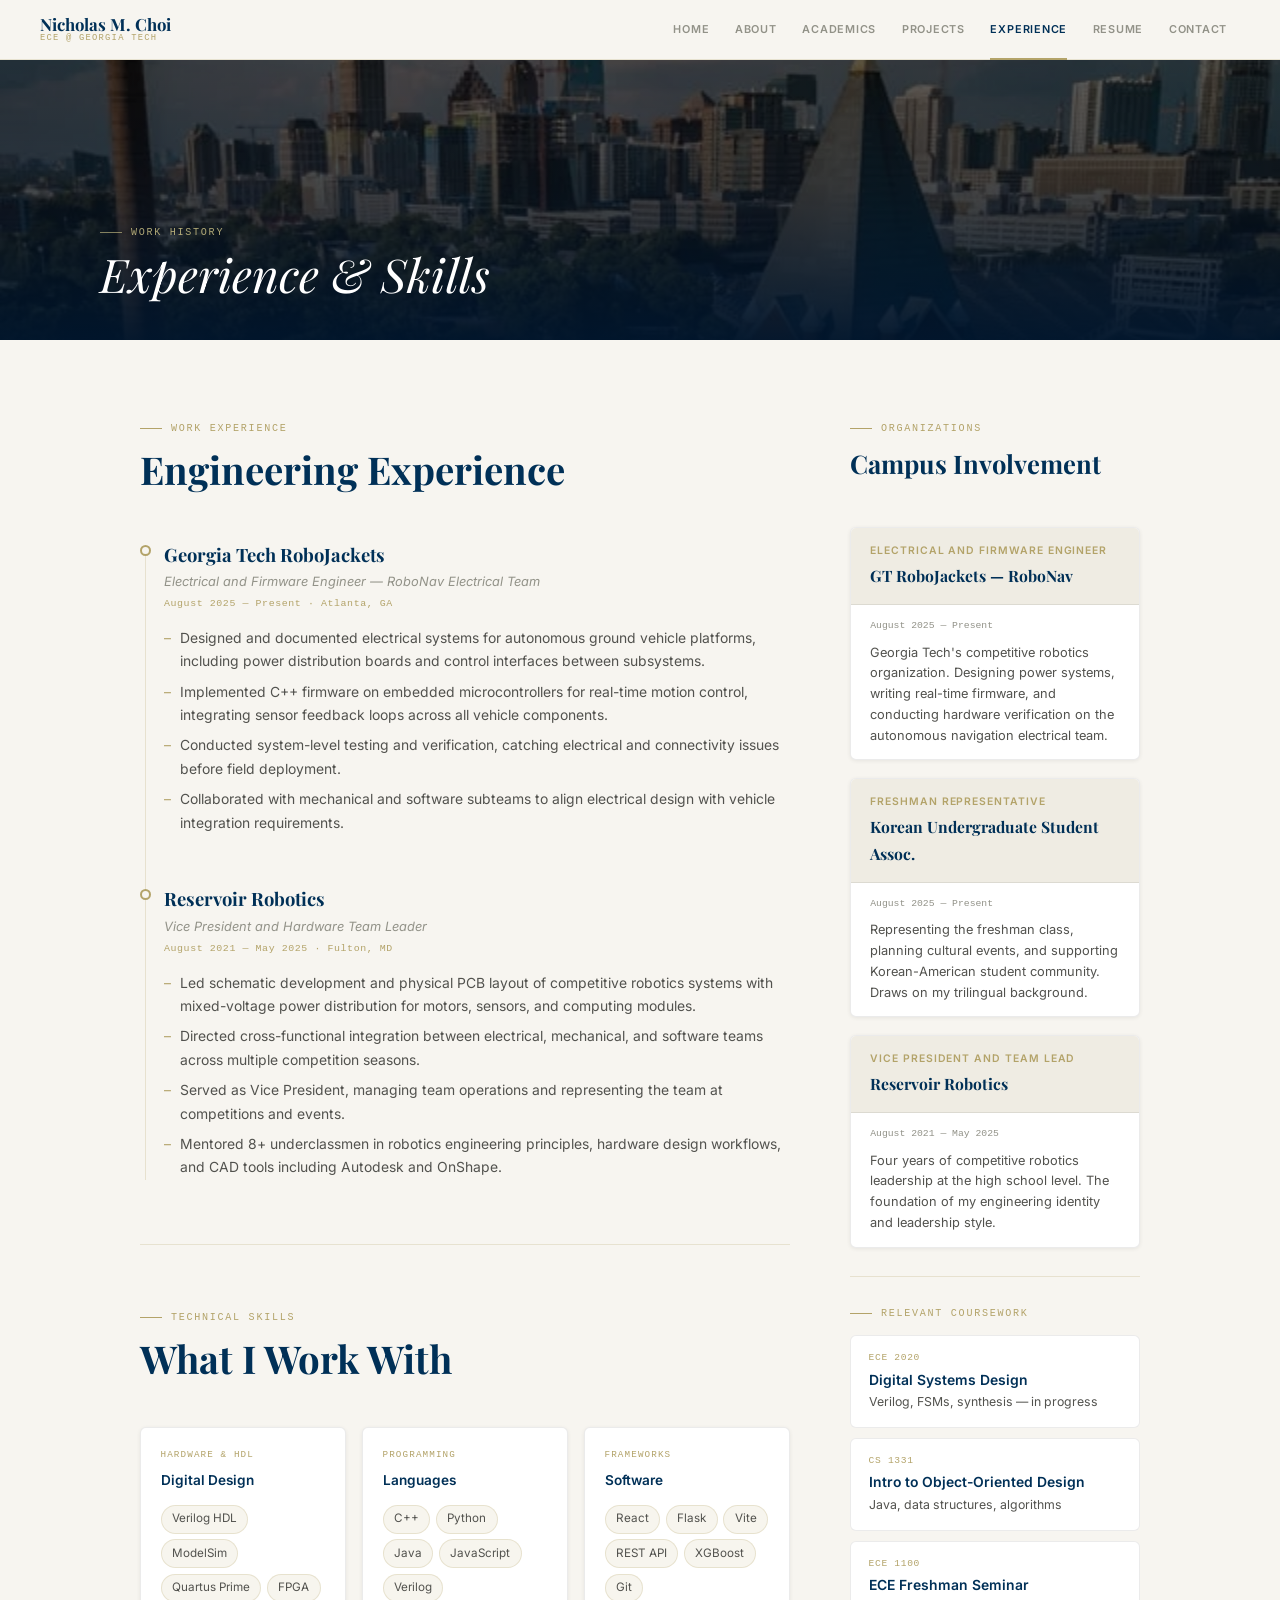
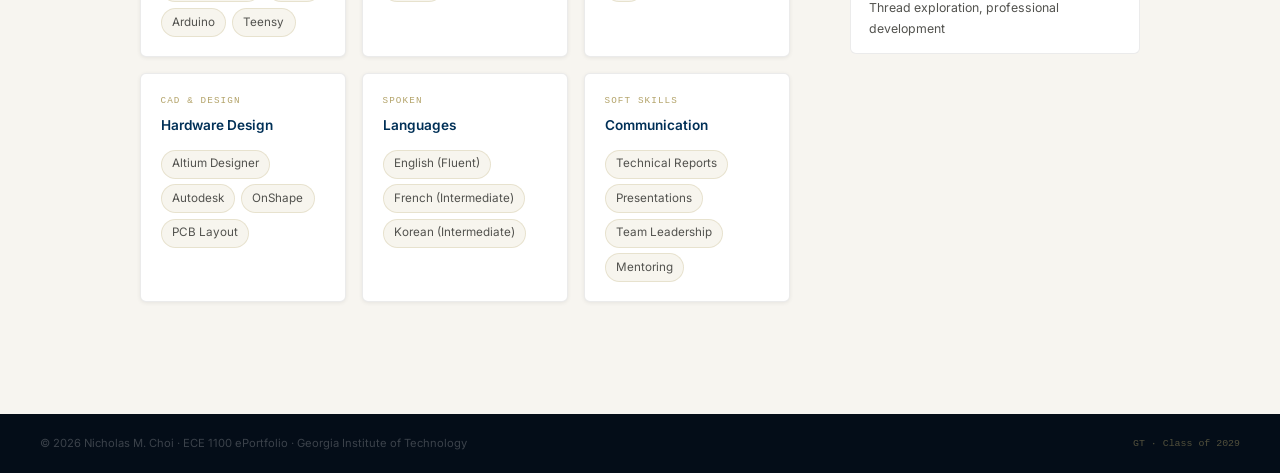
<file: experience.html>
<!DOCTYPE html>
<html lang="en">
<head>
<meta charset="UTF-8"/>
<meta name="viewport" content="width=device-width,initial-scale=1.0"/>
<title>Experience | Nicholas M. Choi</title>
<link rel="preconnect" href="https://fonts.googleapis.com"/>
<link rel="preconnect" href="https://fonts.gstatic.com" crossorigin/>
<link href="https://fonts.googleapis.com/css2?family=Playfair+Display:ital,wght@0,400;0,700;1,400&family=Inter:wght@300;400;500;600&family=Spacing+Mono&display=swap" rel="stylesheet"/>
<link rel="stylesheet" href="style.css"/>
<style>
.el{display:grid;grid-template-columns:1fr 290px;gap:3.75rem;align-items:start}
.esb{position:sticky;top:calc(var(--nh) + 1.5rem)}
.oc{border:1px solid var(--bdr);border-radius:var(--r);overflow:hidden;margin-bottom:1.1rem;background:var(--white);box-shadow:var(--sh);transition:border-color 0.18s}
.oc:hover{border-color:var(--g-bdr2)}
.oc-h{background:var(--surf);padding:0.9rem 1.2rem;border-bottom:1px solid var(--bdr)}
.or{font-size:0.65rem;font-weight:600;letter-spacing:0.09em;text-transform:uppercase;color:var(--gold);margin-bottom:0.18rem}
.on2{font-family:var(--serif);font-size:0.98rem;font-weight:700;color:var(--navy)}
.oc-b{padding:0.82rem 1.2rem}
.op{font-family:var(--mono);font-size:0.61rem;color:var(--tx3);margin-bottom:0.5rem}
.od{font-size:0.8rem;color:var(--tx2);line-height:1.62}
.sg{display:grid;grid-template-columns:repeat(3,1fr);gap:1rem;margin-top:1.75rem}
.sc{border:1px solid var(--bdr);border-radius:var(--r);padding:1.18rem 1.22rem;background:var(--white);box-shadow:var(--sh);transition:border-color 0.18s}
.sc:hover{border-color:var(--g-bdr2)}
.st{font-family:var(--mono);font-size:0.58rem;letter-spacing:0.12em;text-transform:uppercase;color:var(--gold);margin-bottom:0.35rem}
.sn{font-weight:600;color:var(--navy);font-size:0.85rem;margin-bottom:0.8rem}
.pw{display:flex;flex-wrap:wrap;gap:0.35rem}
.cr{border:1px solid var(--bdr);border-radius:var(--r);padding:0.85rem 1.1rem;background:var(--white);margin-bottom:0.65rem}
.cr .cm{font-family:var(--mono);font-size:0.6rem;color:var(--gold);letter-spacing:0.07em;margin-bottom:0.15rem}
.cr .ct{font-weight:600;color:var(--navy);font-size:0.87rem}
.cr .cd{font-size:0.77rem;color:var(--tx2)}
@media(max-width:860px){.el{grid-template-columns:1fr;gap:2.5rem}.esb{position:static}.sg{grid-template-columns:1fr 1fr}}
@media(max-width:480px){.sg{grid-template-columns:1fr}}
</style>
</head>
<body>
<nav class="nav">
  <a class="nb" href="index.html"><span class="nb-name">Nicholas M. Choi</span><span class="nb-sub">ECE @ Georgia Tech</span></a>
  <ul class="nl" id="nl">
    <li><a href="index.html">Home</a></li>
    <li><a href="about.html">About</a></li>
    <li><a href="academics.html">Academics</a></li>
    <li><a href="projects.html">Projects</a></li>
    <li><a href="experience.html" class="on">Experience</a></li>
    <li><a href="resume.html">Resume</a></li>
    <li><a href="contact.html">Contact</a></li>
  </ul>
  <button class="nt" id="nt" aria-label="Menu"><span></span><span></span><span></span></button>
</nav>
<div class="ph">
  <div class="ph-bg" style="background-image:url('gt-techtower.webp')"></div>
  <div class="ph-ov"></div>
  <div class="ph-ct"><div class="ey">Work History</div><h1>Experience &amp; Skills</h1></div>
</div>
<div class="pb"><div class="wrap">

<div class="el">
  <div>
    <div class="sh"><div class="ey">Work Experience</div><h2 class="h-lg" style="margin-top:0.7rem">Engineering Experience</h2></div>
    <div class="tl">
      <div class="ti"><div class="ti-org">Georgia Tech RoboJackets</div><div class="ti-role">Electrical and Firmware Engineer — RoboNav Electrical Team</div><div class="ti-date">August 2025 — Present · Atlanta, GA</div><ul class="ti-ul"><li>Designed and documented electrical systems for autonomous ground vehicle platforms, including power distribution boards and control interfaces between subsystems.</li><li>Implemented C++ firmware on embedded microcontrollers for real-time motion control, integrating sensor feedback loops across all vehicle components.</li><li>Conducted system-level testing and verification, catching electrical and connectivity issues before field deployment.</li><li>Collaborated with mechanical and software subteams to align electrical design with vehicle integration requirements.</li></ul></div>
      <div class="ti"><div class="ti-org">Reservoir Robotics</div><div class="ti-role">Vice President and Hardware Team Leader</div><div class="ti-date">August 2021 — May 2025 · Fulton, MD</div><ul class="ti-ul"><li>Led schematic development and physical PCB layout of competitive robotics systems with mixed-voltage power distribution for motors, sensors, and computing modules.</li><li>Directed cross-functional integration between electrical, mechanical, and software teams across multiple competition seasons.</li><li>Served as Vice President, managing team operations and representing the team at competitions and events.</li><li>Mentored 8+ underclassmen in robotics engineering principles, hardware design workflows, and CAD tools including Autodesk and OnShape.</li></ul></div>
    </div>
    <hr class="div"/>
    <div class="sh"><div class="ey">Technical Skills</div><h2 class="h-lg" style="margin-top:0.7rem">What I Work With</h2></div>
    <div class="sg">
      <div class="sc"><div class="st">Hardware &amp; HDL</div><div class="sn">Digital Design</div><div class="pw"><span class="pill">Verilog HDL</span><span class="pill">ModelSim</span><span class="pill">Quartus Prime</span><span class="pill">FPGA</span><span class="pill">Arduino</span><span class="pill">Teensy</span></div></div>
      <div class="sc"><div class="st">Programming</div><div class="sn">Languages</div><div class="pw"><span class="pill">C++</span><span class="pill">Python</span><span class="pill">Java</span><span class="pill">JavaScript</span><span class="pill">Verilog</span></div></div>
      <div class="sc"><div class="st">Frameworks</div><div class="sn">Software</div><div class="pw"><span class="pill">React</span><span class="pill">Flask</span><span class="pill">Vite</span><span class="pill">REST API</span><span class="pill">XGBoost</span><span class="pill">Git</span></div></div>
      <div class="sc"><div class="st">CAD &amp; Design</div><div class="sn">Hardware Design</div><div class="pw"><span class="pill">Altium Designer</span><span class="pill">Autodesk</span><span class="pill">OnShape</span><span class="pill">PCB Layout</span></div></div>
      <div class="sc"><div class="st">Spoken</div><div class="sn">Languages</div><div class="pw"><span class="pill">English (Fluent)</span><span class="pill">French (Intermediate)</span><span class="pill">Korean (Intermediate)</span></div></div>
      <div class="sc"><div class="st">Soft Skills</div><div class="sn">Communication</div><div class="pw"><span class="pill">Technical Reports</span><span class="pill">Presentations</span><span class="pill">Team Leadership</span><span class="pill">Mentoring</span></div></div>
    </div>
  </div>
  <aside class="esb">
    <div class="sh"><div class="ey">Organizations</div><h2 class="h-md" style="margin-top:0.55rem;margin-bottom:1.25rem">Campus Involvement</h2></div>
    <div class="oc"><div class="oc-h"><div class="or">Electrical and Firmware Engineer</div><div class="on2">GT RoboJackets — RoboNav</div></div><div class="oc-b"><div class="op">August 2025 — Present</div><div class="od">Georgia Tech's competitive robotics organization. Designing power systems, writing real-time firmware, and conducting hardware verification on the autonomous navigation electrical team.</div></div></div>
    <div class="oc"><div class="oc-h"><div class="or">Freshman Representative</div><div class="on2">Korean Undergraduate Student Assoc.</div></div><div class="oc-b"><div class="op">August 2025 — Present</div><div class="od">Representing the freshman class, planning cultural events, and supporting Korean-American student community. Draws on my trilingual background.</div></div></div>
    <div class="oc"><div class="oc-h"><div class="or">Vice President and Team Lead</div><div class="on2">Reservoir Robotics</div></div><div class="oc-b"><div class="op">August 2021 — May 2025</div><div class="od">Four years of competitive robotics leadership at the high school level. The foundation of my engineering identity and leadership style.</div></div></div>
    <hr class="div" style="margin:1.75rem 0"/>
    <div class="ey" style="margin-bottom:0.85rem">Relevant Coursework</div>
    <div class="cr"><div class="cm">ECE 2020</div><div class="ct">Digital Systems Design</div><div class="cd">Verilog, FSMs, synthesis — in progress</div></div>
    <div class="cr"><div class="cm">CS 1331</div><div class="ct">Intro to Object-Oriented Design</div><div class="cd">Java, data structures, algorithms</div></div>
    <div class="cr"><div class="cm">ECE 1100</div><div class="ct">ECE Freshman Seminar</div><div class="cd">Thread exploration, professional development</div></div>
  </aside>
</div>

</div></div>
<footer class="ft"><p>© 2026 Nicholas M. Choi · ECE 1100 ePortfolio · Georgia Institute of Technology</p><span>GT · Class of 2029</span></footer>
<script>const t=document.getElementById('nt'),l=document.getElementById('nl');if(t)t.addEventListener('click',()=>l.classList.toggle('open'));</script>
</body>
</html>
</file>
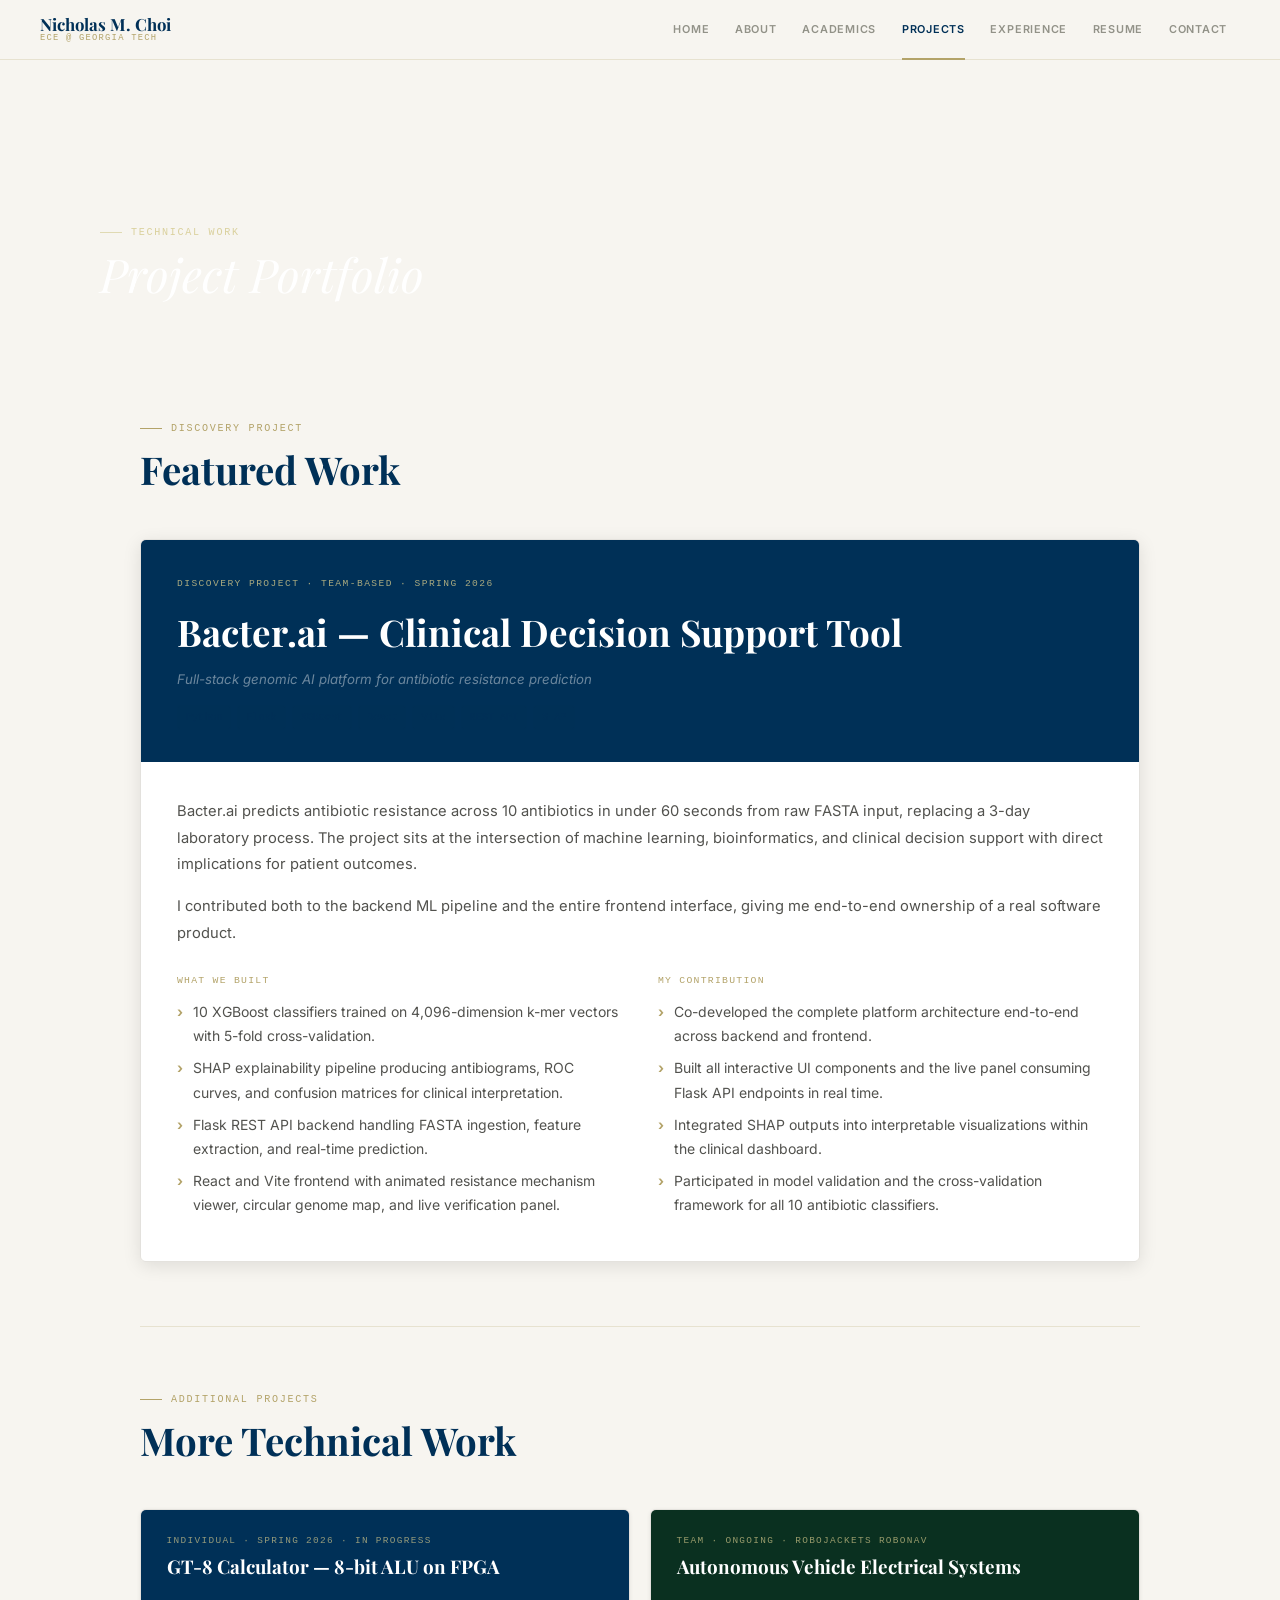
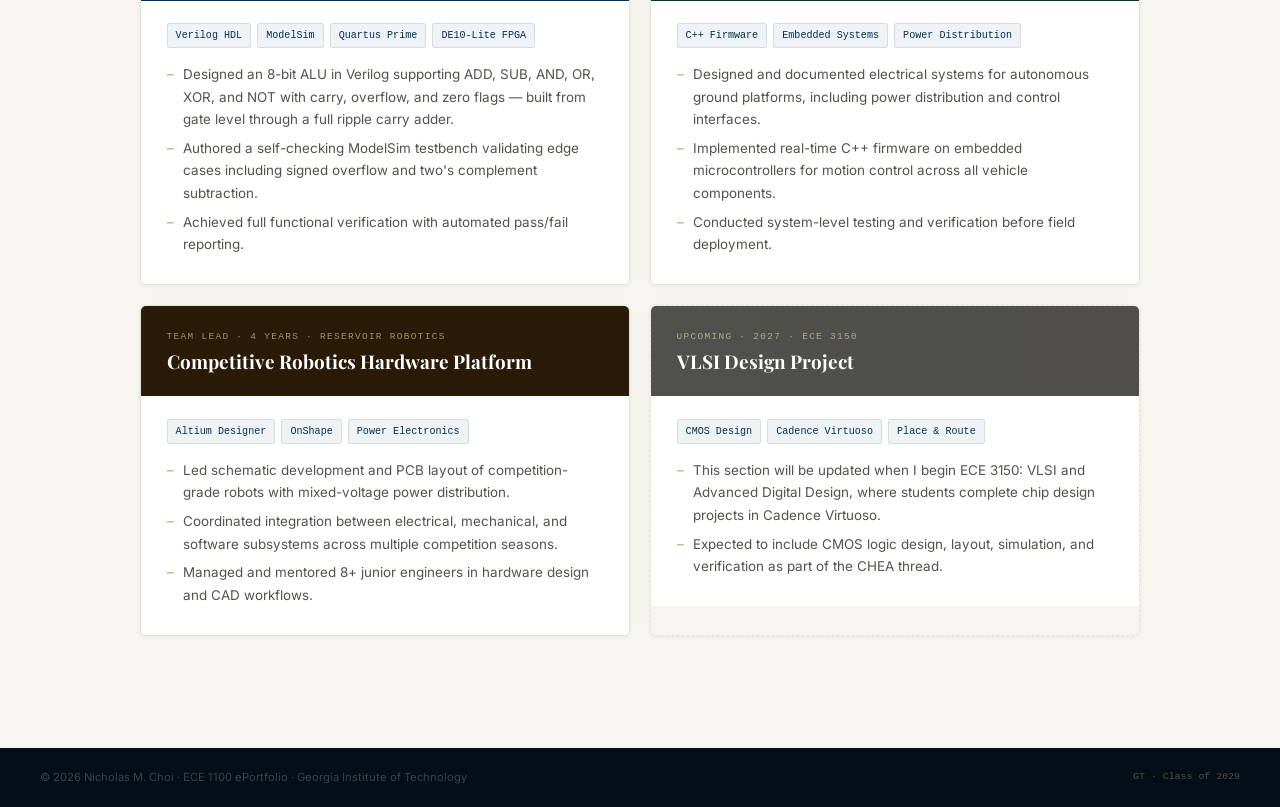
<file: projects (1).html>
<!DOCTYPE html>
<html lang="en">
<head>
<meta charset="UTF-8"/>
<meta name="viewport" content="width=device-width,initial-scale=1.0"/>
<title>Projects | Nicholas M. Choi</title>
<link rel="preconnect" href="https://fonts.googleapis.com"/>
<link rel="preconnect" href="https://fonts.gstatic.com" crossorigin/>
<link href="https://fonts.googleapis.com/css2?family=Playfair+Display:ital,wght@0,400;0,700;1,400&family=Inter:wght@300;400;500;600&family=JetBrains+Mono:wght@400;500&display=swap" rel="stylesheet"/>
<link rel="stylesheet" href="style.css"/>
<style>
.ft2{border:1px solid var(--bdr);border-radius:var(--r);overflow:hidden;box-shadow:var(--sh2);margin-bottom:4rem}
.ft2-h{background:var(--navy);padding:2.25rem 2.25rem 2rem}
.ft2-badge{font-family:var(--mono);font-size:0.6rem;letter-spacing:0.15em;text-transform:uppercase;color:rgba(211,200,138,0.8);margin-bottom:0.55rem}
.ft2-h h2{font-family:var(--serif);font-size:clamp(1.65rem,3vw,2.3rem);color:#fff;font-weight:700;margin-bottom:0.3rem}
.ft2-h .sub{font-size:0.83rem;color:rgba(255,255,255,0.42);font-style:italic;margin-bottom:0.9rem}
.tr{display:flex;flex-wrap:wrap;gap:0.38rem}
.ft2-b{padding:2.25rem;background:var(--white)}
.ft2-b>p{font-size:0.92rem;color:var(--tx2);line-height:1.82;margin-bottom:0.95rem}
.fc{display:grid;grid-template-columns:1fr 1fr;gap:2.25rem;margin-top:1.65rem}
.cl2{font-family:var(--mono);font-size:0.61rem;letter-spacing:0.13em;text-transform:uppercase;color:var(--gold);margin-bottom:0.65rem}
.pg{display:grid;grid-template-columns:1fr 1fr;gap:1.25rem}
.pc3{border:1px solid var(--bdr);border-radius:var(--r);overflow:hidden;box-shadow:var(--sh);transition:border-color 0.18s,box-shadow 0.18s,transform 0.18s}
.pc3:hover{border-color:var(--g-bdr2);box-shadow:var(--sh2);transform:translateY(-3px)}
.pc3-h{padding:1.4rem 1.6rem}
.pc3-h.nv{background:var(--navy)}.pc3-h.gr{background:#0a3020}.pc3-h.am{background:#2a1a08}.pc3-h.dm{background:#181816;opacity:.75}
.pt{font-family:var(--mono);font-size:0.59rem;letter-spacing:0.14em;text-transform:uppercase;color:rgba(211,200,138,0.7);margin-bottom:0.42rem}
.ptt{font-family:var(--serif);font-size:1.18rem;color:#fff;font-weight:700;line-height:1.2}
.pc3-b{padding:1.4rem 1.6rem;background:var(--white)}
.pc3-b .tr{margin-bottom:0.95rem}
.pc3-b ul{list-style:none}
.pc3-b ul li{font-size:0.84rem;color:var(--tx2);line-height:1.68;padding-left:1rem;position:relative;margin-bottom:0.38rem}
.pc3-b ul li::before{content:'–';position:absolute;left:0;color:var(--gold)}
@media(max-width:860px){.ft2-h{padding:1.75rem}.ft2-b{padding:1.75rem}.fc{grid-template-columns:1fr}.pg{grid-template-columns:1fr}}
</style>
</head>
<body>
<nav class="nav">
  <a class="nb" href="index.html"><span class="nb-name">Nicholas M. Choi</span><span class="nb-sub">ECE @ Georgia Tech</span></a>
    <ul class="nl" id="nl">
    <li><a href="index.html">Home</a></li>
    <li><a href="about.html">About</a></li>
    <li><a href="academics.html">Academics</a></li>
    <li><a href="projects.html" class="on">Projects</a></li>
    <li><a href="experience.html">Experience</a></li>
    <li><a href="resume.html">Resume</a></li>
    <li><a href="contact.html">Contact</a></li>
  </ul>
  <button class="nt" id="nt" aria-label="Menu"><span></span><span></span><span></span></button>
</nav>
<div class="ph">
  <div class="ph-bg" style="background-image:url('gt-library.webp
  <div class="ph-ov"></div>
  <div class="ph-ct"><div class="ey">Technical Work</div><h1>Project Portfolio</h1></div>
</div>
<div class="pb"><div class="wrap">

<div class="sh"><div class="ey">Discovery Project</div><h2 class="h-lg" style="margin-top:0.7rem">Featured Work</h2></div>
<div class="ft2">
  <div class="ft2-h">
    <div class="ft2-badge">Discovery Project · Team-Based · Spring 2026</div>
    <h2>Bacter.ai — Clinical Decision Support Tool</h2>
    <div class="sub">Full-stack genomic AI platform for antibiotic resistance prediction</div>
    <div class="tr"><span class="tag">Python</span><span class="tag">Flask</span><span class="tag">XGBoost</span><span class="tag">React</span><span class="tag">Vite</span><span class="tag">REST API</span><span class="tag">SHAP</span></div>
  </div>
  <div class="ft2-b">
    <p>Bacter.ai predicts antibiotic resistance across 10 antibiotics in under 60 seconds from raw FASTA input, replacing a 3-day laboratory process. The project sits at the intersection of machine learning, bioinformatics, and clinical decision support with direct implications for patient outcomes.</p>
    <p>I contributed both to the backend ML pipeline and the entire frontend interface, giving me end-to-end ownership of a real software product.</p>
    <div class="fc">
      <div><div class="cl2">What We Built</div><ul class="bl"><li>10 XGBoost classifiers trained on 4,096-dimension k-mer vectors with 5-fold cross-validation.</li><li>SHAP explainability pipeline producing antibiograms, ROC curves, and confusion matrices for clinical interpretation.</li><li>Flask REST API backend handling FASTA ingestion, feature extraction, and real-time prediction.</li><li>React and Vite frontend with animated resistance mechanism viewer, circular genome map, and live verification panel.</li></ul></div>
      <div><div class="cl2">My Contribution</div><ul class="bl"><li>Co-developed the complete platform architecture end-to-end across backend and frontend.</li><li>Built all interactive UI components and the live panel consuming Flask API endpoints in real time.</li><li>Integrated SHAP outputs into interpretable visualizations within the clinical dashboard.</li><li>Participated in model validation and the cross-validation framework for all 10 antibiotic classifiers.</li></ul></div>
    </div>
  </div>
</div>
<hr class="div"/>
<div class="sh"><div class="ey">Additional Projects</div><h2 class="h-lg" style="margin-top:0.7rem">More Technical Work</h2></div>
<div class="pg">
  <div class="pc3"><div class="pc3-h nv"><div class="pt">Individual · Spring 2026 · In Progress</div><div class="ptt">GT-8 Calculator — 8-bit ALU on FPGA</div></div><div class="pc3-b"><div class="tr" style="margin-bottom:.95rem"><span class="tag">Verilog HDL</span><span class="tag">ModelSim</span><span class="tag">Quartus Prime</span><span class="tag">DE10-Lite FPGA</span></div><ul><li>Designed an 8-bit ALU in Verilog supporting ADD, SUB, AND, OR, XOR, and NOT with carry, overflow, and zero flags — built from gate level through a full ripple carry adder.</li><li>Authored a self-checking ModelSim testbench validating edge cases including signed overflow and two's complement subtraction.</li><li>Achieved full functional verification with automated pass/fail reporting.</li></ul></div></div>
  <div class="pc3"><div class="pc3-h gr"><div class="pt">Team · Ongoing · RoboJackets RoboNav</div><div class="ptt">Autonomous Vehicle Electrical Systems</div></div><div class="pc3-b"><div class="tr" style="margin-bottom:.95rem"><span class="tag">C++ Firmware</span><span class="tag">Embedded Systems</span><span class="tag">Power Distribution</span></div><ul><li>Designed and documented electrical systems for autonomous ground platforms, including power distribution and control interfaces.</li><li>Implemented real-time C++ firmware on embedded microcontrollers for motion control across all vehicle components.</li><li>Conducted system-level testing and verification before field deployment.</li></ul></div></div>
  <div class="pc3"><div class="pc3-h am"><div class="pt">Team Lead · 4 Years · Reservoir Robotics</div><div class="ptt">Competitive Robotics Hardware Platform</div></div><div class="pc3-b"><div class="tr" style="margin-bottom:.95rem"><span class="tag">Altium Designer</span><span class="tag">OnShape</span><span class="tag">Power Electronics</span></div><ul><li>Led schematic development and PCB layout of competition-grade robots with mixed-voltage power distribution.</li><li>Coordinated integration between electrical, mechanical, and software subsystems across multiple competition seasons.</li><li>Managed and mentored 8+ junior engineers in hardware design and CAD workflows.</li></ul></div></div>
  <div class="pc3" style="border-style:dashed"><div class="pc3-h dm"><div class="pt">Upcoming · 2027 · ECE 3150</div><div class="ptt">VLSI Design Project</div></div><div class="pc3-b"><div class="tr" style="margin-bottom:.95rem"><span class="tag">CMOS Design</span><span class="tag">Cadence Virtuoso</span><span class="tag">Place &amp; Route</span></div><ul><li>This section will be updated when I begin ECE 3150: VLSI and Advanced Digital Design, where students complete chip design projects in Cadence Virtuoso.</li><li>Expected to include CMOS logic design, layout, simulation, and verification as part of the CHEA thread.</li></ul></div></div>
</div>

</div></div>
<footer class="ft"><p>© 2026 Nicholas M. Choi · ECE 1100 ePortfolio · Georgia Institute of Technology</p><span>GT · Class of 2029</span></footer>
<script>const t=document.getElementById('nt'),l=document.getElementById('nl');if(t)t.addEventListener('click',()=>l.classList.toggle('open'));</script>
</body>
</html>
</file>
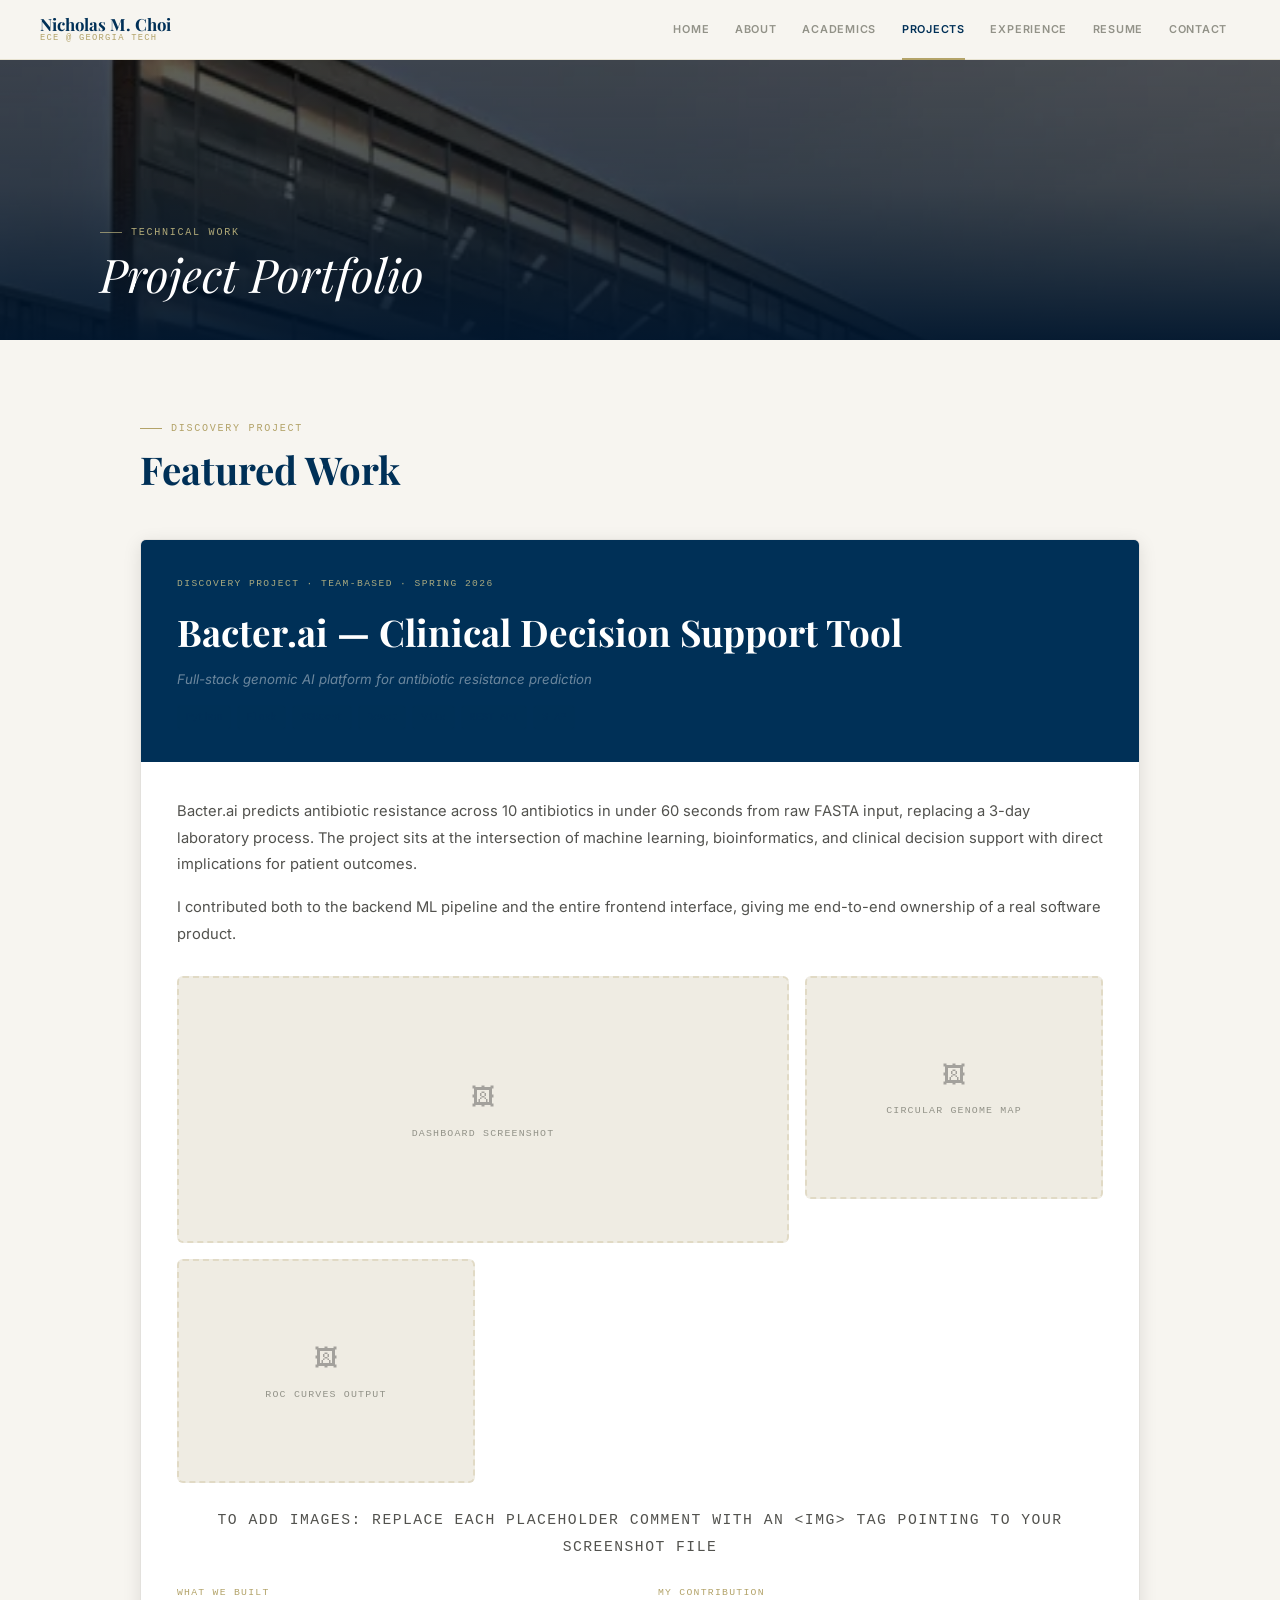
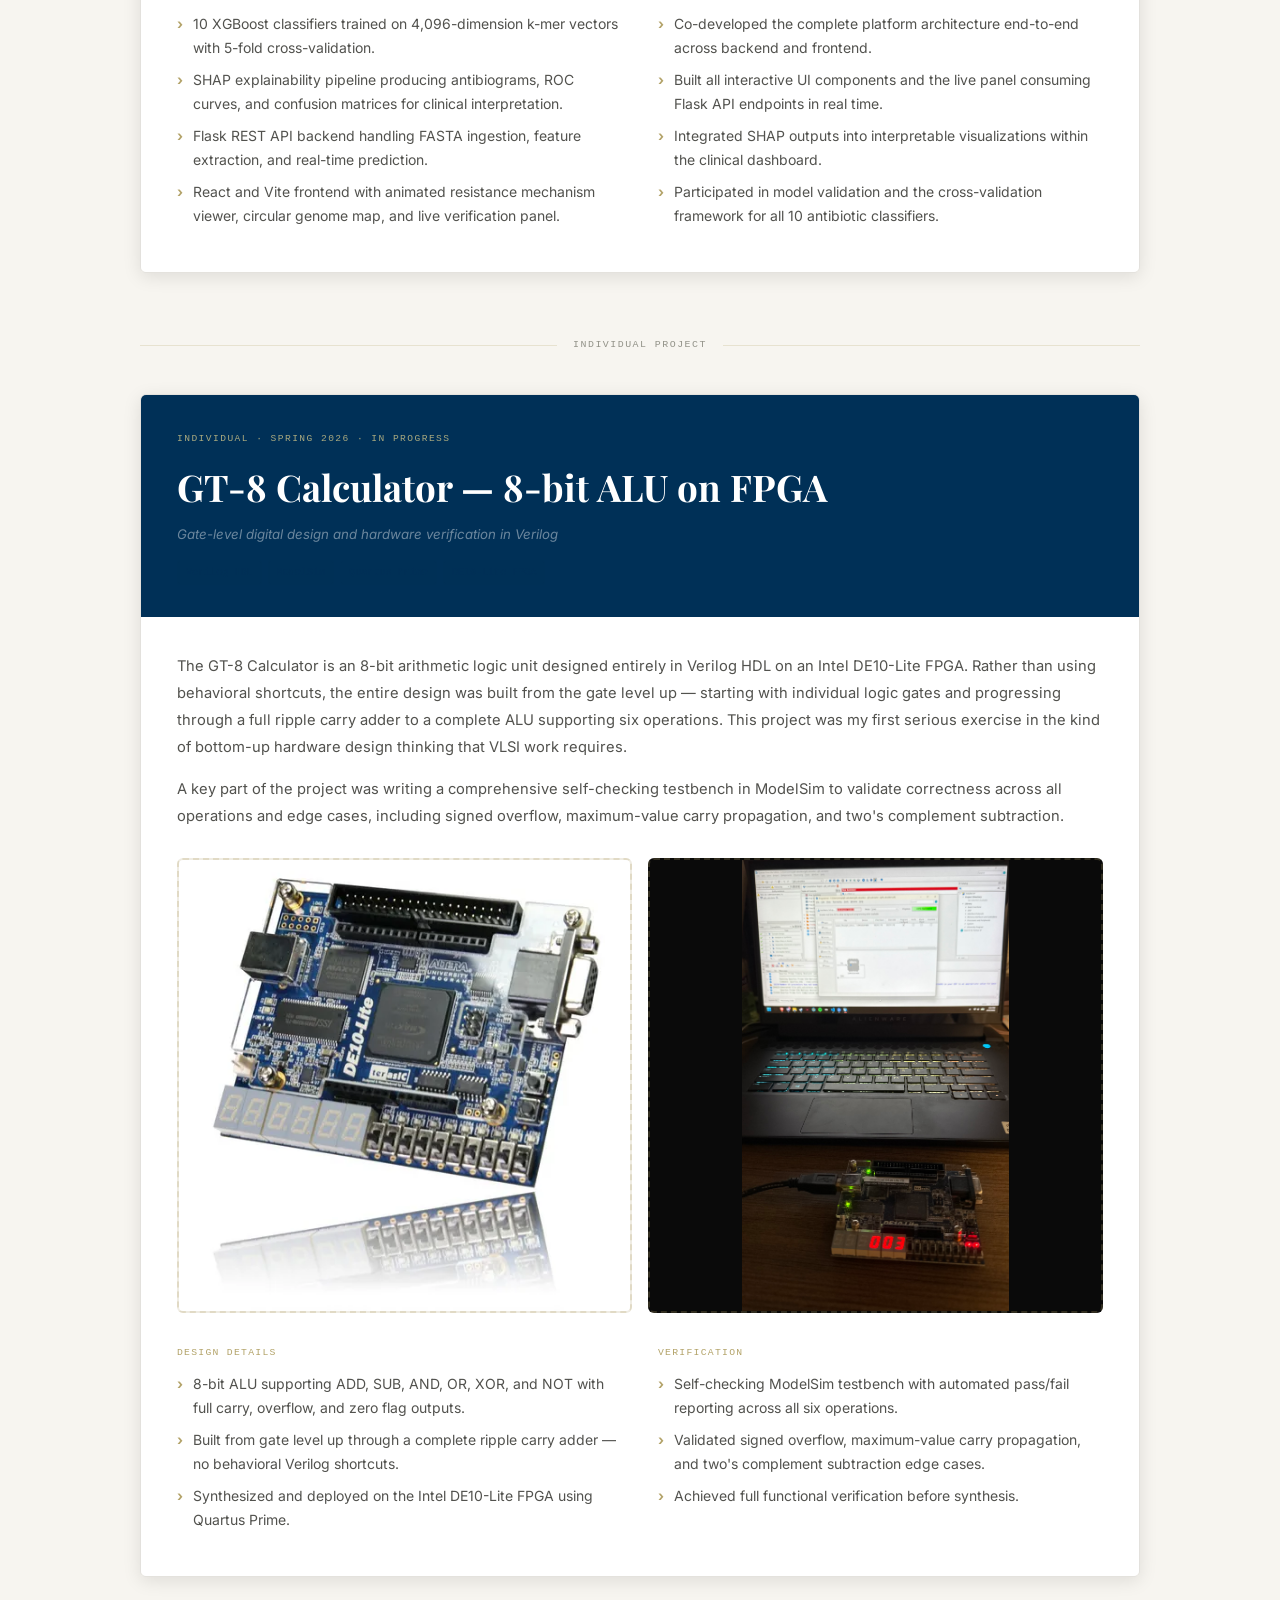
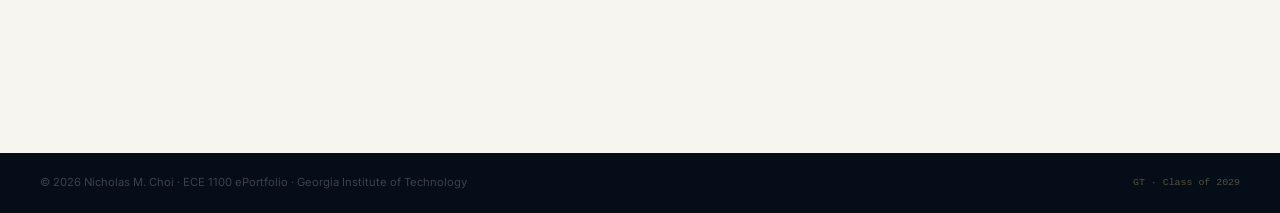
<file: projects.html>
<!DOCTYPE html>
<html lang="en">
<head>
<meta charset="UTF-8"/>
<meta name="viewport" content="width=device-width,initial-scale=1.0"/>
<title>Projects | Nicholas M. Choi</title>
<link rel="preconnect" href="https://fonts.googleapis.com"/>
<link rel="preconnect" href="https://fonts.gstatic.com" crossorigin/>
<link href="https://fonts.googleapis.com/css2?family=Playfair+Display:ital,wght@0,400;0,700;1,400&family=Inter:wght@300;400;500;600&family=Spacing+Mono&display=swap" rel="stylesheet"/>
<link rel="stylesheet" href="style.css"/>
<style>
/* ── FEATURED PROJECT CARD ── */
.proj-feat {
  border: 1px solid var(--bdr);
  border-radius: var(--r);
  overflow: hidden;
  box-shadow: var(--sh2);
  margin-bottom: 4rem;
}
.proj-feat-h {
  background: var(--navy);
  padding: 2.25rem 2.25rem 2rem;
}
.proj-badge {
  font-family: var(--mono);
  font-size: 0.6rem; letter-spacing: 0.15em; text-transform: uppercase;
  color: rgba(211,200,138,0.8); margin-bottom: 0.55rem;
}
.proj-feat-h h2 {
  font-family: var(--serif);
  font-size: clamp(1.65rem,3vw,2.3rem); color: #fff; font-weight: 700; margin-bottom: 0.3rem;
}
.proj-feat-h .sub {
  font-size: 0.83rem; color: rgba(255,255,255,0.42); font-style: italic; margin-bottom: 0.9rem;
}
.tag-row { display: flex; flex-wrap: wrap; gap: 0.38rem; }
.proj-feat-b { padding: 2.25rem; background: var(--white); }
.proj-feat-b > p { font-size: 0.92rem; color: var(--tx2); line-height: 1.82; margin-bottom: 1rem; }

/* ── IMAGE GALLERY ── */
.img-gallery {
  display: grid;
  grid-template-columns: repeat(3, 1fr);
  gap: 1rem;
  margin: 1.75rem 0 2rem;
}
.img-slot {
  aspect-ratio: 4/3;
  border-radius: var(--r);
  overflow: hidden;
  background: var(--surf);
  border: 2px dashed var(--g-bdr);
  display: flex;
  flex-direction: column;
  align-items: center;
  justify-content: center;
  gap: 0.5rem;
  transition: border-color 0.2s;
  position: relative;
}
.img-slot:hover { border-color: var(--gold); }
.img-slot img {
  width: 100%; height: 100%;
  object-fit: cover;
  position: absolute; inset: 0;
}
.img-slot-label {
  font-family: var(--mono);
  font-size: 0.62rem; letter-spacing: 0.12em; text-transform: uppercase;
  color: var(--tx3); text-align: center; padding: 0 0.75rem;
  pointer-events: none;
}
.img-slot-icon {
  font-size: 1.5rem; opacity: 0.35;
}
/* Hide placeholder when image is present */
.img-slot img ~ .img-slot-icon,
.img-slot img ~ .img-slot-label { display: none; }

/* Wide slot spans 2 columns */
.img-slot-wide {
  grid-column: span 2;
  aspect-ratio: 16/7;
}

/* 2-slot row variant */
.img-gallery-2 {
  display: grid;
  grid-template-columns: 1fr 1fr;
  gap: 1rem;
  margin: 1.75rem 0 2rem;
}

.img-caption {
  font-family: var(--mono);
  font-size: 0.62rem; letter-spacing: 0.1em; text-transform: uppercase;
  color: var(--tx3); margin-top: -0.5rem; margin-bottom: 1.5rem;
  text-align: center;
}

/* ── COLUMNS ── */
.two-col { display: grid; grid-template-columns: 1fr 1fr; gap: 2.25rem; margin-top: 1.5rem; }
.col-label {
  font-family: var(--mono);
  font-size: 0.61rem; letter-spacing: 0.13em; text-transform: uppercase;
  color: var(--gold); margin-bottom: 0.65rem;
}

/* ── SECTION DIVIDER ── */
.proj-divider {
  display: flex; align-items: center; gap: 1rem;
  margin: 3rem 0 2.5rem;
}
.proj-divider-line { flex: 1; height: 1px; background: var(--g-bdr); }
.proj-divider-text {
  font-family: var(--mono);
  font-size: 0.62rem; letter-spacing: 0.15em; text-transform: uppercase;
  color: var(--tx3); white-space: nowrap;
}

@media(max-width:860px){
  .proj-feat-h { padding: 1.75rem; }
  .proj-feat-b { padding: 1.75rem; }
  .two-col { grid-template-columns: 1fr; }
  .img-gallery { grid-template-columns: 1fr 1fr; }
  .img-slot-wide { grid-column: span 2; }
  .img-gallery-2 { grid-template-columns: 1fr; }
}
@media(max-width:560px){
  .img-gallery { grid-template-columns: 1fr; }
  .img-slot-wide { grid-column: span 1; aspect-ratio: 4/3; }
}
</style>
</head>
<body>
<nav class="nav">
  <a class="nb" href="index.html"><span class="nb-name">Nicholas M. Choi</span><span class="nb-sub">ECE @ Georgia Tech</span></a>
  <ul class="nl" id="nl">
    <li><a href="index.html">Home</a></li>
    <li><a href="about.html">About</a></li>
    <li><a href="academics.html">Academics</a></li>
    <li><a href="projects.html" class="on">Projects</a></li>
    <li><a href="experience.html">Experience</a></li>
    <li><a href="resume.html">Resume</a></li>
    <li><a href="contact.html">Contact</a></li>
  </ul>
  <button class="nt" id="nt" aria-label="Menu"><span></span><span></span><span></span></button>
</nav>

<div class="ph">
  <div class="ph-bg" style="background-image:url('gt-library.webp')"></div>
  <div class="ph-ov"></div>
  <div class="ph-ct"><div class="ey">Technical Work</div><h1>Project Portfolio</h1></div>
</div>

<div class="pb"><div class="wrap">

  <!-- ══════════════════════════════════════
       FEATURED: BACTER.AI
  ══════════════════════════════════════ -->
  <div class="sh">
    <div class="ey">Discovery Project</div>
    <h2 class="h-lg" style="margin-top:0.7rem">Featured Work</h2>
  </div>

  <div class="proj-feat">
    <div class="proj-feat-h">
      <div class="proj-badge">Discovery Project · Team-Based · Spring 2026</div>
      <h2>Bacter.ai — Clinical Decision Support Tool</h2>
      <div class="sub">Full-stack genomic AI platform for antibiotic resistance prediction</div>
      <div class="tag-row">
        <span class="tag">Python</span><span class="tag">Flask</span><span class="tag">XGBoost</span>
        <span class="tag">React</span><span class="tag">Vite</span><span class="tag">REST API</span><span class="tag">SHAP</span>
      </div>
    </div>
    <div class="proj-feat-b">
      <p>Bacter.ai predicts antibiotic resistance across 10 antibiotics in under 60 seconds from raw FASTA input, replacing a 3-day laboratory process. The project sits at the intersection of machine learning, bioinformatics, and clinical decision support with direct implications for patient outcomes.</p>
      <p>I contributed both to the backend ML pipeline and the entire frontend interface, giving me end-to-end ownership of a real software product.</p>

      <!-- Image gallery: 1 wide + 2 tall -->
      <div class="img-gallery">
        <div class="img-slot img-slot-wide">
          <!-- Replace with: <img src="bacter-dashboard.jpg" alt="Bacter.ai dashboard"/> -->
          <span class="img-slot-icon">🖼</span>
          <span class="img-slot-label">Dashboard screenshot</span>
        </div>
        <div class="img-slot">
          <!-- Replace with: <img src="bacter-genome.jpg" alt="Circular genome map"/> -->
          <span class="img-slot-icon">🖼</span>
          <span class="img-slot-label">Circular genome map</span>
        </div>
        <div class="img-slot">
          <!-- Replace with: <img src="bacter-roc.jpg" alt="ROC curves output"/> -->
          <span class="img-slot-icon">🖼</span>
          <span class="img-slot-label">ROC curves output</span>
        </div>
      </div>
      <p class="img-caption">To add images: replace each placeholder comment with an &lt;img&gt; tag pointing to your screenshot file</p>

      <div class="two-col">
        <div>
          <div class="col-label">What We Built</div>
          <ul class="bl">
            <li>10 XGBoost classifiers trained on 4,096-dimension k-mer vectors with 5-fold cross-validation.</li>
            <li>SHAP explainability pipeline producing antibiograms, ROC curves, and confusion matrices for clinical interpretation.</li>
            <li>Flask REST API backend handling FASTA ingestion, feature extraction, and real-time prediction.</li>
            <li>React and Vite frontend with animated resistance mechanism viewer, circular genome map, and live verification panel.</li>
          </ul>
        </div>
        <div>
          <div class="col-label">My Contribution</div>
          <ul class="bl">
            <li>Co-developed the complete platform architecture end-to-end across backend and frontend.</li>
            <li>Built all interactive UI components and the live panel consuming Flask API endpoints in real time.</li>
            <li>Integrated SHAP outputs into interpretable visualizations within the clinical dashboard.</li>
            <li>Participated in model validation and the cross-validation framework for all 10 antibiotic classifiers.</li>
          </ul>
        </div>
      </div>
    </div>
  </div>

  <!-- ══════════════════════════════════════
       FEATURED: GT-8 CALCULATOR
  ══════════════════════════════════════ -->
  <div class="proj-divider">
    <div class="proj-divider-line"></div>
    <div class="proj-divider-text">Individual Project</div>
    <div class="proj-divider-line"></div>
  </div>

  <div class="proj-feat">
    <div class="proj-feat-h">
      <div class="proj-badge">Individual · Spring 2026 · In Progress</div>
      <h2>GT-8 Calculator — 8-bit ALU on FPGA</h2>
      <div class="sub">Gate-level digital design and hardware verification in Verilog</div>
      <div class="tag-row">
        <span class="tag">Verilog HDL</span><span class="tag">ModelSim</span>
        <span class="tag">Quartus Prime</span><span class="tag">DE10-Lite FPGA</span>
      </div>
    </div>
    <div class="proj-feat-b">
      <p>The GT-8 Calculator is an 8-bit arithmetic logic unit designed entirely in Verilog HDL on an Intel DE10-Lite FPGA. Rather than using behavioral shortcuts, the entire design was built from the gate level up — starting with individual logic gates and progressing through a full ripple carry adder to a complete ALU supporting six operations. This project was my first serious exercise in the kind of bottom-up hardware design thinking that VLSI work requires.</p>
      <p>A key part of the project was writing a comprehensive self-checking testbench in ModelSim to validate correctness across all operations and edge cases, including signed overflow, maximum-value carry propagation, and two's complement subtraction.</p>

      <!-- GT-8 project images -->
      <div class="img-gallery-2" style="margin:1.75rem 0 2rem;">
        <div class="img-slot" style="aspect-ratio:1/1;">
          <img src="de-10liteimage.webp" alt="DE10-Lite FPGA board"/>
        </div>
        <div class="img-slot" style="aspect-ratio:1/1;background:#0a0a0a;">
          <img src="gt8-CalculatorImage.jpg" alt="GT-8 Calculator running on FPGA with Quartus Prime" style="object-fit:contain;"/>
        </div>
      </div>

      <div class="two-col">
        <div>
          <div class="col-label">Design Details</div>
          <ul class="bl">
            <li>8-bit ALU supporting ADD, SUB, AND, OR, XOR, and NOT with full carry, overflow, and zero flag outputs.</li>
            <li>Built from gate level up through a complete ripple carry adder — no behavioral Verilog shortcuts.</li>
            <li>Synthesized and deployed on the Intel DE10-Lite FPGA using Quartus Prime.</li>
          </ul>
        </div>
        <div>
          <div class="col-label">Verification</div>
          <ul class="bl">
            <li>Self-checking ModelSim testbench with automated pass/fail reporting across all six operations.</li>
            <li>Validated signed overflow, maximum-value carry propagation, and two's complement subtraction edge cases.</li>
            <li>Achieved full functional verification before synthesis.</li>
          </ul>
        </div>
      </div>
    </div>
  </div>

</div></div>

<footer class="ft">
  <p>© 2026 Nicholas M. Choi · ECE 1100 ePortfolio · Georgia Institute of Technology</p>
  <span>GT · Class of 2029</span>
</footer>
<script>const t=document.getElementById('nt'),l=document.getElementById('nl');if(t)t.addEventListener('click',()=>l.classList.toggle('open'));</script>
</body>
</html>
</file>
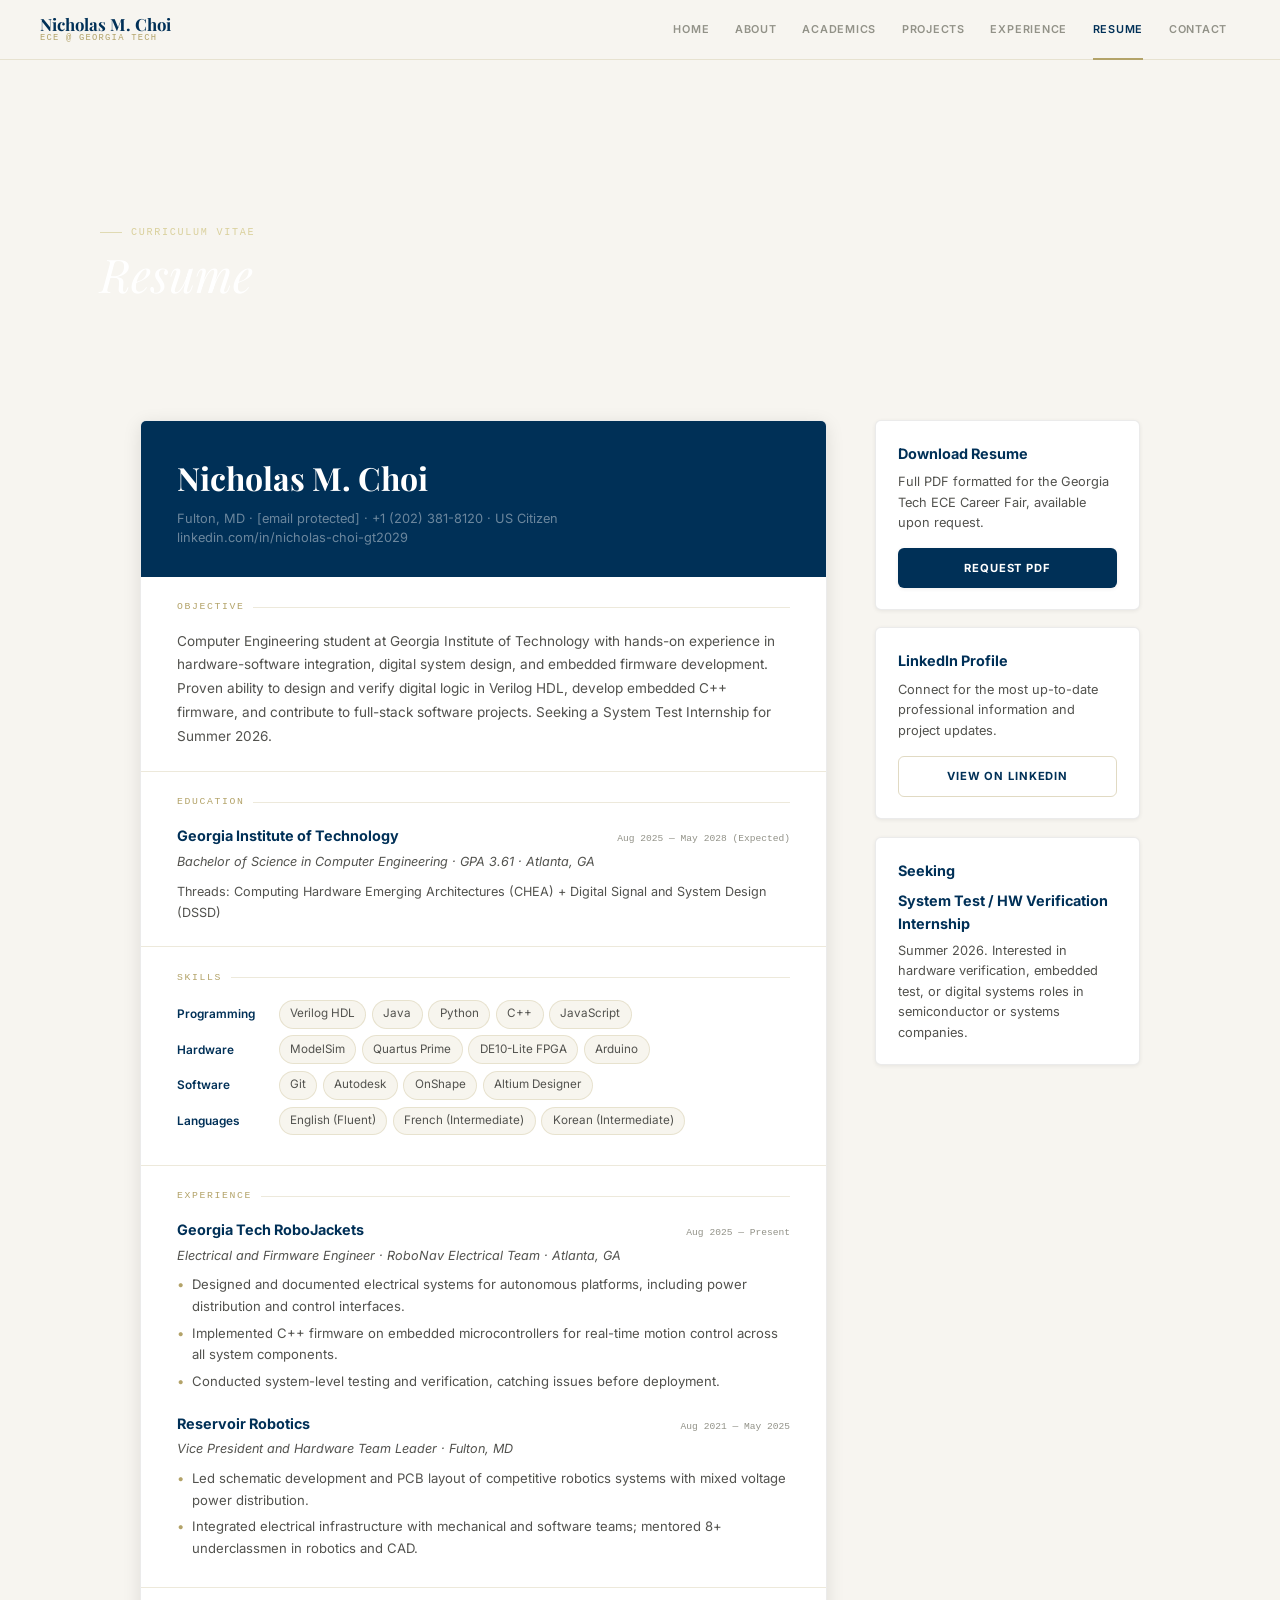
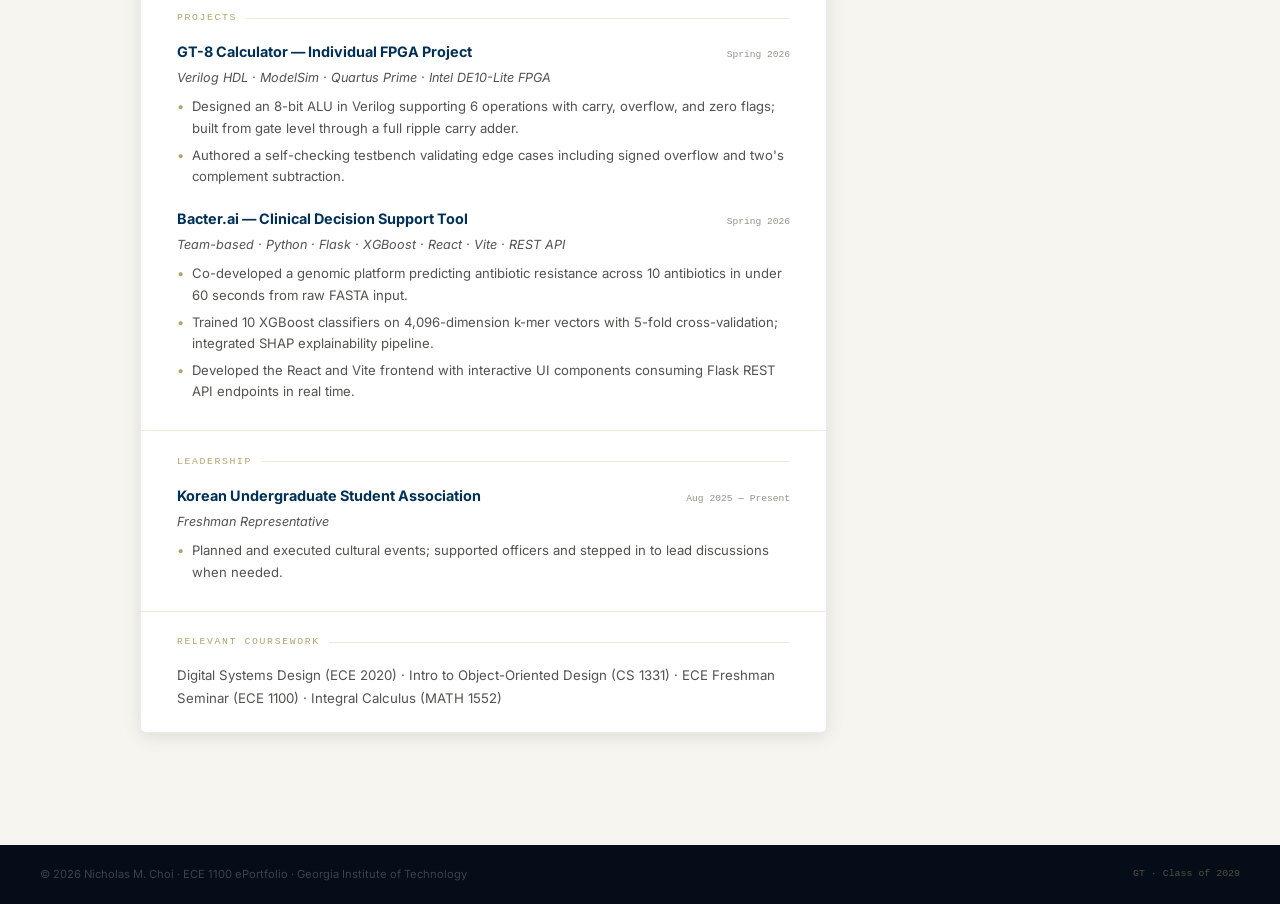
<file: resume (1).html>
<!DOCTYPE html>
<html lang="en">
<head>
<meta charset="UTF-8"/>
<meta name="viewport" content="width=device-width,initial-scale=1.0"/>
<title>Resume | Nicholas M. Choi</title>
<link rel="preconnect" href="https://fonts.googleapis.com"/>
<link rel="preconnect" href="https://fonts.gstatic.com" crossorigin/>
<link href="https://fonts.googleapis.com/css2?family=Playfair+Display:ital,wght@0,400;0,700;1,400&family=Inter:wght@300;400;500;600&family=JetBrains+Mono:wght@400;500&display=swap" rel="stylesheet"/>
<link rel="stylesheet" href="style.css"/>
<style>
.rl{display:grid;grid-template-columns:1fr 265px;gap:3rem;align-items:start}
.rsb{position:sticky;top:calc(var(--nh)+1.5rem);display:flex;flex-direction:column;gap:1.1rem}
.rd{border:1px solid var(--bdr);border-radius:var(--r);overflow:hidden;box-shadow:var(--sh2);background:var(--white)}
.rh{background:var(--navy);padding:1.85rem 2.25rem}
.rh h2{font-family:var(--serif);font-size:2rem;color:#fff;font-weight:700;margin-bottom:0.25rem}
.rh .s{font-size:0.8rem;color:rgba(255,255,255,0.42);line-height:1.5}
.rs{padding:1.4rem 2.25rem;border-bottom:1px solid var(--g-bdr)}
.rs:last-child{border-bottom:none}
.rst{font-family:var(--mono);font-size:0.61rem;letter-spacing:0.17em;text-transform:uppercase;color:var(--gold);margin-bottom:0.85rem;display:flex;align-items:center;gap:0.55rem}
.rst::after{content:'';flex:1;height:1px;background:var(--g-bdr)}
.re{margin-bottom:1.2rem}
.re:last-child{margin-bottom:0}
.rr{display:flex;justify-content:space-between;align-items:baseline;flex-wrap:wrap;gap:0.2rem;margin-bottom:0.15rem}
.ro{font-weight:700;color:var(--navy);font-size:0.9rem}
.rda{font-family:var(--mono);font-size:0.6rem;color:var(--tx3)}
.rro{font-style:italic;font-size:0.79rem;color:var(--tx2);margin-bottom:0.5rem}
.ru{list-style:none}
.ru li{font-size:0.82rem;color:var(--tx2);line-height:1.65;padding-left:0.95rem;position:relative;margin-bottom:0.3rem}
.ru li::before{content:'•';position:absolute;left:0;color:var(--gold)}
.sg2{display:flex;flex-wrap:wrap;gap:0.35rem;margin-bottom:0.42rem;align-items:center}
.sgl{font-size:0.74rem;font-weight:600;color:var(--navy);min-width:96px;flex-shrink:0}
.sc2{background:var(--white);border:1px solid var(--bdr);border-radius:var(--r);padding:1.3rem 1.4rem;box-shadow:var(--sh)}
.sc2 h3{font-weight:700;color:var(--navy);font-size:0.9rem;margin-bottom:0.38rem}
.sc2 p{font-size:0.8rem;color:var(--tx2);line-height:1.6;margin-bottom:0.9rem}
.sc2 p:last-child{margin-bottom:0}
@media(max-width:860px){.rl{grid-template-columns:1fr;gap:2.25rem}.rsb{position:static}.rh{padding:1.5rem}.rs{padding:1.25rem 1.5rem}}
</style>
</head>
<body>
<nav class="nav">
  <a class="nb" href="index.html"><span class="nb-name">Nicholas M. Choi</span><span class="nb-sub">ECE @ Georgia Tech</span></a>
    <ul class="nl" id="nl">
    <li><a href="index.html">Home</a></li>
    <li><a href="about.html">About</a></li>
    <li><a href="academics.html">Academics</a></li>
    <li><a href="projects.html">Projects</a></li>
    <li><a href="experience.html">Experience</a></li>
    <li><a href="resume.html" class="on">Resume</a></li>
    <li><a href="contact.html">Contact</a></li>
  </ul>
  <button class="nt" id="nt" aria-label="Menu"><span></span><span></span><span></span></button>
</nav>
<div class="ph">
  <div class="ph-bg" style="background-image:url('gt-techtower.webp
  <div class="ph-ov"></div>
  <div class="ph-ct"><div class="ey">Curriculum Vitae</div><h1>Resume</h1></div>
</div>
<div class="pb"><div class="wrap">
  <div class="rl">
    <div class="rd">
      <div class="rh">
        <h2>Nicholas M. Choi</h2>
        <div class="s">Fulton, MD · <a href="/cdn-cgi/l/email-protection" class="__cf_email__" data-cfemail="74171c1b1d5a1a1d171c1b181507414740341319151d185a171b19">[email&#160;protected]</a> · +1 (202) 381-8120 · US Citizen</div>
        <div class="s">linkedin.com/in/nicholas-choi-gt2029</div>
      </div>
      <div class="rs"><div class="rst">Objective</div><p style="font-size:0.85rem;color:var(--tx2);line-height:1.75">Computer Engineering student at Georgia Institute of Technology with hands-on experience in hardware-software integration, digital system design, and embedded firmware development. Proven ability to design and verify digital logic in Verilog HDL, develop embedded C++ firmware, and contribute to full-stack software projects. Seeking a System Test Internship for Summer 2026.</p></div>
      <div class="rs"><div class="rst">Education</div>
        <div class="re"><div class="rr"><span class="ro">Georgia Institute of Technology</span><span class="rda">Aug 2025 — May 2028 (Expected)</span></div><div class="rro">Bachelor of Science in Computer Engineering · GPA 3.61 · Atlanta, GA</div><p style="font-size:0.79rem;color:var(--tx2)">Threads: Computing Hardware Emerging Architectures (CHEA) + Digital Signal and System Design (DSSD)</p></div>
      </div>
      <div class="rs"><div class="rst">Skills</div>
        <div class="sg2"><span class="sgl">Programming</span><span class="pill">Verilog HDL</span><span class="pill">Java</span><span class="pill">Python</span><span class="pill">C++</span><span class="pill">JavaScript</span></div>
        <div class="sg2"><span class="sgl">Hardware</span><span class="pill">ModelSim</span><span class="pill">Quartus Prime</span><span class="pill">DE10-Lite FPGA</span><span class="pill">Arduino</span></div>
        <div class="sg2"><span class="sgl">Software</span><span class="pill">Git</span><span class="pill">Autodesk</span><span class="pill">OnShape</span><span class="pill">Altium Designer</span></div>
        <div class="sg2"><span class="sgl">Languages</span><span class="pill">English (Fluent)</span><span class="pill">French (Intermediate)</span><span class="pill">Korean (Intermediate)</span></div>
      </div>
      <div class="rs"><div class="rst">Experience</div>
        <div class="re"><div class="rr"><span class="ro">Georgia Tech RoboJackets</span><span class="rda">Aug 2025 — Present</span></div><div class="rro">Electrical and Firmware Engineer · RoboNav Electrical Team · Atlanta, GA</div><ul class="ru"><li>Designed and documented electrical systems for autonomous platforms, including power distribution and control interfaces.</li><li>Implemented C++ firmware on embedded microcontrollers for real-time motion control across all system components.</li><li>Conducted system-level testing and verification, catching issues before deployment.</li></ul></div>
        <div class="re"><div class="rr"><span class="ro">Reservoir Robotics</span><span class="rda">Aug 2021 — May 2025</span></div><div class="rro">Vice President and Hardware Team Leader · Fulton, MD</div><ul class="ru"><li>Led schematic development and PCB layout of competitive robotics systems with mixed voltage power distribution.</li><li>Integrated electrical infrastructure with mechanical and software teams; mentored 8+ underclassmen in robotics and CAD.</li></ul></div>
      </div>
      <div class="rs"><div class="rst">Projects</div>
        <div class="re"><div class="rr"><span class="ro">GT-8 Calculator — Individual FPGA Project</span><span class="rda">Spring 2026</span></div><div class="rro">Verilog HDL · ModelSim · Quartus Prime · Intel DE10-Lite FPGA</div><ul class="ru"><li>Designed an 8-bit ALU in Verilog supporting 6 operations with carry, overflow, and zero flags; built from gate level through a full ripple carry adder.</li><li>Authored a self-checking testbench validating edge cases including signed overflow and two's complement subtraction.</li></ul></div>
        <div class="re"><div class="rr"><span class="ro">Bacter.ai — Clinical Decision Support Tool</span><span class="rda">Spring 2026</span></div><div class="rro">Team-based · Python · Flask · XGBoost · React · Vite · REST API</div><ul class="ru"><li>Co-developed a genomic platform predicting antibiotic resistance across 10 antibiotics in under 60 seconds from raw FASTA input.</li><li>Trained 10 XGBoost classifiers on 4,096-dimension k-mer vectors with 5-fold cross-validation; integrated SHAP explainability pipeline.</li><li>Developed the React and Vite frontend with interactive UI components consuming Flask REST API endpoints in real time.</li></ul></div>
      </div>
      <div class="rs"><div class="rst">Leadership</div>
        <div class="re"><div class="rr"><span class="ro">Korean Undergraduate Student Association</span><span class="rda">Aug 2025 — Present</span></div><div class="rro">Freshman Representative</div><ul class="ru"><li>Planned and executed cultural events; supported officers and stepped in to lead discussions when needed.</li></ul></div>
      </div>
      <div class="rs"><div class="rst">Relevant Coursework</div><p style="font-size:0.83rem;color:var(--tx2)">Digital Systems Design (ECE 2020) · Intro to Object-Oriented Design (CS 1331) · ECE Freshman Seminar (ECE 1100) · Integral Calculus (MATH 1552)</p></div>
    </div>

    <div class="rsb">
      <div class="sc2"><h3>Download Resume</h3><p>Full PDF formatted for the Georgia Tech ECE Career Fair, available upon request.</p><a href="contact.html" class="btn btn-p" style="width:100%;display:flex">Request PDF</a></div>
      <div class="sc2"><h3>LinkedIn Profile</h3><p>Connect for the most up-to-date professional information and project updates.</p><a href="https://www.linkedin.com/in/nicholas-choi-gt2029/" target="_blank" class="btn btn-g" style="width:100%;display:flex">View on LinkedIn</a></div>
      <div class="sc2"><h3>Seeking</h3><p style="font-weight:700;color:var(--navy);font-size:0.9rem;margin-bottom:0.35rem">System Test / HW Verification Internship</p><p>Summer 2026. Interested in hardware verification, embedded test, or digital systems roles in semiconductor or systems companies.</p></div>
    </div>
  </div>
</div></div>
<footer class="ft"><p>© 2026 Nicholas M. Choi · ECE 1100 ePortfolio · Georgia Institute of Technology</p><span>GT · Class of 2029</span></footer>
<script data-cfasync="false" src="/cdn-
</file>
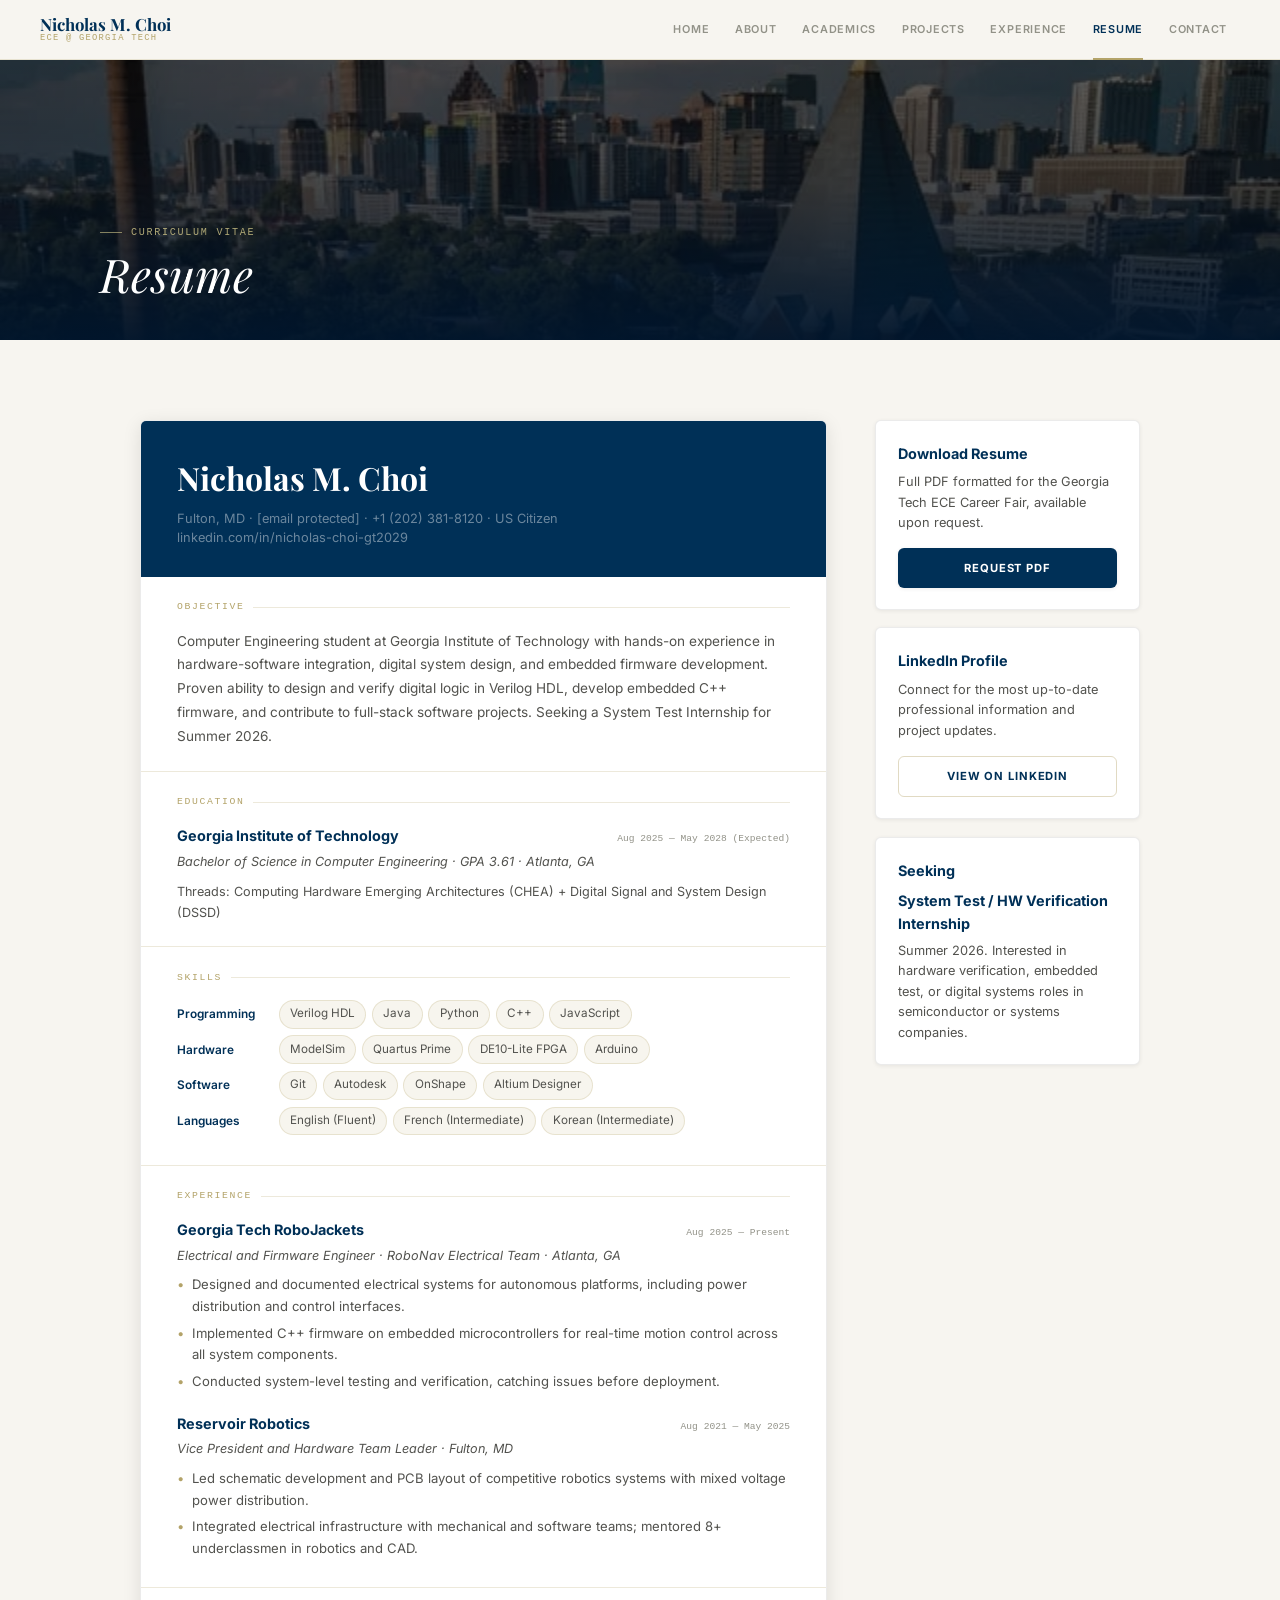
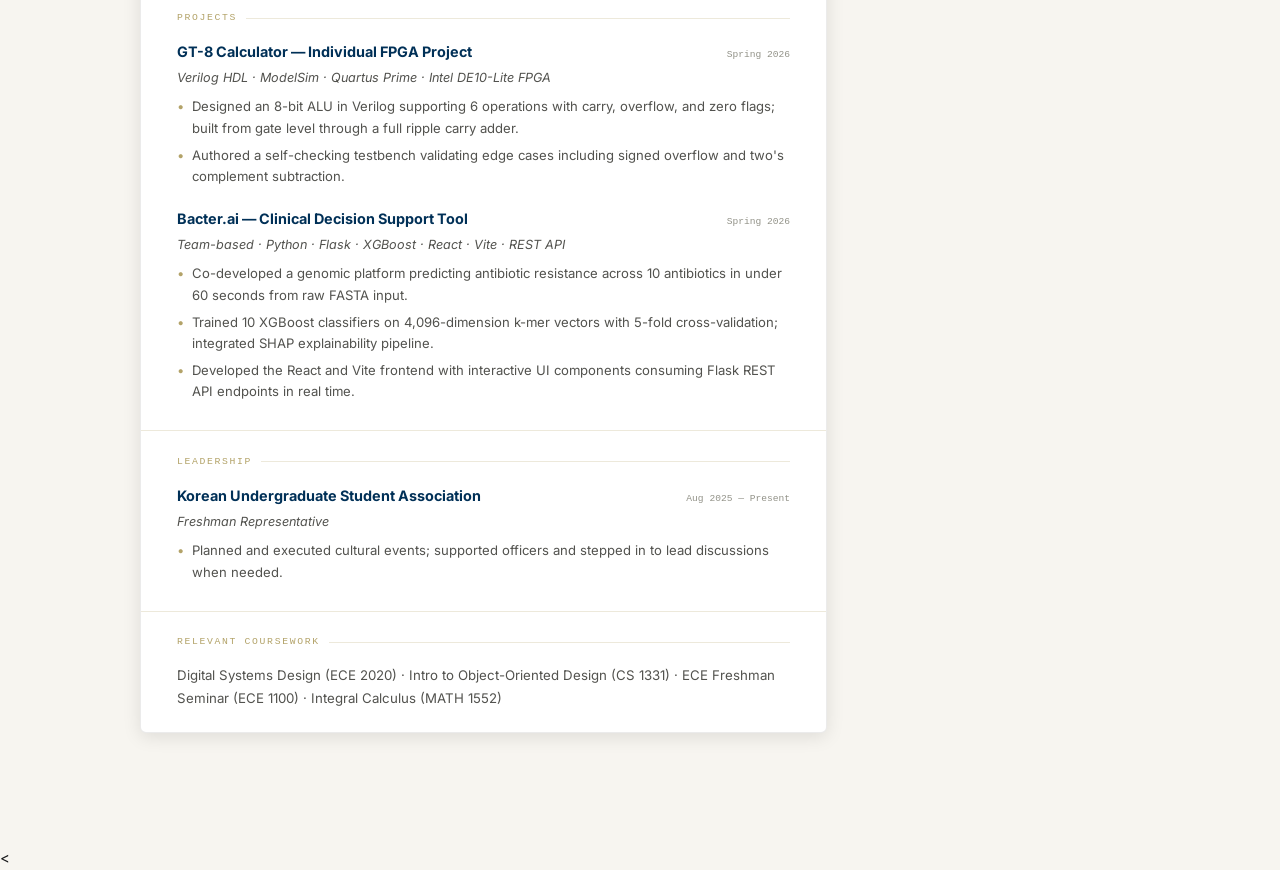
<file: resume.html>
<!DOCTYPE html>
<html lang="en">
<head>
<meta charset="UTF-8"/>
<meta name="viewport" content="width=device-width,initial-scale=1.0"/>
<title>Resume | Nicholas M. Choi</title>
<link rel="preconnect" href="https://fonts.googleapis.com"/>
<link rel="preconnect" href="https://fonts.gstatic.com" crossorigin/>
<link href="https://fonts.googleapis.com/css2?family=Playfair+Display:ital,wght@0,400;0,700;1,400&family=Inter:wght@300;400;500;600&family=Spacing+Mono&display=swap" rel="stylesheet"/>
<link rel="stylesheet" href="style.css"/>
<style>
.rl{display:grid;grid-template-columns:1fr 265px;gap:3rem;align-items:start}
.rsb{position:sticky;top:calc(var(--nh)+1.5rem);display:flex;flex-direction:column;gap:1.1rem}
.rd{border:1px solid var(--bdr);border-radius:var(--r);overflow:hidden;box-shadow:var(--sh2);background:var(--white)}
.rh{background:var(--navy);padding:1.85rem 2.25rem}
.rh h2{font-family:var(--serif);font-size:2rem;color:#fff;font-weight:700;margin-bottom:0.25rem}
.rh .s{font-size:0.8rem;color:rgba(255,255,255,0.42);line-height:1.5}
.rs{padding:1.4rem 2.25rem;border-bottom:1px solid var(--g-bdr)}
.rs:last-child{border-bottom:none}
.rst{font-family:var(--mono);font-size:0.61rem;letter-spacing:0.17em;text-transform:uppercase;color:var(--gold);margin-bottom:0.85rem;display:flex;align-items:center;gap:0.55rem}
.rst::after{content:'';flex:1;height:1px;background:var(--g-bdr)}
.re{margin-bottom:1.2rem}
.re:last-child{margin-bottom:0}
.rr{display:flex;justify-content:space-between;align-items:baseline;flex-wrap:wrap;gap:0.2rem;margin-bottom:0.15rem}
.ro{font-weight:700;color:var(--navy);font-size:0.9rem}
.rda{font-family:var(--mono);font-size:0.6rem;color:var(--tx3)}
.rro{font-style:italic;font-size:0.79rem;color:var(--tx2);margin-bottom:0.5rem}
.ru{list-style:none}
.ru li{font-size:0.82rem;color:var(--tx2);line-height:1.65;padding-left:0.95rem;position:relative;margin-bottom:0.3rem}
.ru li::before{content:'•';position:absolute;left:0;color:var(--gold)}
.sg2{display:flex;flex-wrap:wrap;gap:0.35rem;margin-bottom:0.42rem;align-items:center}
.sgl{font-size:0.74rem;font-weight:600;color:var(--navy);min-width:96px;flex-shrink:0}
.sc2{background:var(--white);border:1px solid var(--bdr);border-radius:var(--r);padding:1.3rem 1.4rem;box-shadow:var(--sh)}
.sc2 h3{font-weight:700;color:var(--navy);font-size:0.9rem;margin-bottom:0.38rem}
.sc2 p{font-size:0.8rem;color:var(--tx2);line-height:1.6;margin-bottom:0.9rem}
.sc2 p:last-child{margin-bottom:0}
@media(max-width:860px){.rl{grid-template-columns:1fr;gap:2.25rem}.rsb{position:static}.rh{padding:1.5rem}.rs{padding:1.25rem 1.5rem}}
</style>
</head>
<body>
<nav class="nav">
  <a class="nb" href="index.html"><span class="nb-name">Nicholas M. Choi</span><span class="nb-sub">ECE @ Georgia Tech</span></a>
  <ul class="nl" id="nl">
    <li><a href="index.html">Home</a></li>
    <li><a href="about.html">About</a></li>
    <li><a href="academics.html">Academics</a></li>
    <li><a href="projects.html">Projects</a></li>
    <li><a href="experience.html">Experience</a></li>
    <li><a href="resume.html" class="on">Resume</a></li>
    <li><a href="contact.html">Contact</a></li>
  </ul>
  <button class="nt" id="nt" aria-label="Menu"><span></span><span></span><span></span></button>
</nav>
<div class="ph">
  <div class="ph-bg" style="background-image:url('gt-techtower.webp')"></div>
  <div class="ph-ov"></div>
  <div class="ph-ct"><div class="ey">Curriculum Vitae</div><h1>Resume</h1></div>
</div>
<div class="pb"><div class="wrap">
  <div class="rl">
    <div class="rd">
      <div class="rh">
        <h2>Nicholas M. Choi</h2>
        <div class="s">Fulton, MD · <a href="/cdn-cgi/l/email-protection#14777c7b7d3a7a7d777c7b787567212720547379757d783a777b79"><span class="__cf_email__" data-cfemail="12717a7d7b3c7c7b717a7d7e736127212652757f737b7e3c717d7f">[email&#160;protected]</span></a> · +1 (202) 381-8120 · US Citizen</div>
        <div class="s">linkedin.com/in/nicholas-choi-gt2029</div>
      </div>
      <div class="rs"><div class="rst">Objective</div><p style="font-size:0.85rem;color:var(--tx2);line-height:1.75">Computer Engineering student at Georgia Institute of Technology with hands-on experience in hardware-software integration, digital system design, and embedded firmware development. Proven ability to design and verify digital logic in Verilog HDL, develop embedded C++ firmware, and contribute to full-stack software projects. Seeking a System Test Internship for Summer 2026.</p></div>
      <div class="rs"><div class="rst">Education</div>
        <div class="re"><div class="rr"><span class="ro">Georgia Institute of Technology</span><span class="rda">Aug 2025 — May 2028 (Expected)</span></div><div class="rro">Bachelor of Science in Computer Engineering · GPA 3.61 · Atlanta, GA</div><p style="font-size:0.79rem;color:var(--tx2)">Threads: Computing Hardware Emerging Architectures (CHEA) + Digital Signal and System Design (DSSD)</p></div>
      </div>
      <div class="rs"><div class="rst">Skills</div>
        <div class="sg2"><span class="sgl">Programming</span><span class="pill">Verilog HDL</span><span class="pill">Java</span><span class="pill">Python</span><span class="pill">C++</span><span class="pill">JavaScript</span></div>
        <div class="sg2"><span class="sgl">Hardware</span><span class="pill">ModelSim</span><span class="pill">Quartus Prime</span><span class="pill">DE10-Lite FPGA</span><span class="pill">Arduino</span></div>
        <div class="sg2"><span class="sgl">Software</span><span class="pill">Git</span><span class="pill">Autodesk</span><span class="pill">OnShape</span><span class="pill">Altium Designer</span></div>
        <div class="sg2"><span class="sgl">Languages</span><span class="pill">English (Fluent)</span><span class="pill">French (Intermediate)</span><span class="pill">Korean (Intermediate)</span></div>
      </div>
      <div class="rs"><div class="rst">Experience</div>
        <div class="re"><div class="rr"><span class="ro">Georgia Tech RoboJackets</span><span class="rda">Aug 2025 — Present</span></div><div class="rro">Electrical and Firmware Engineer · RoboNav Electrical Team · Atlanta, GA</div><ul class="ru"><li>Designed and documented electrical systems for autonomous platforms, including power distribution and control interfaces.</li><li>Implemented C++ firmware on embedded microcontrollers for real-time motion control across all system components.</li><li>Conducted system-level testing and verification, catching issues before deployment.</li></ul></div>
        <div class="re"><div class="rr"><span class="ro">Reservoir Robotics</span><span class="rda">Aug 2021 — May 2025</span></div><div class="rro">Vice President and Hardware Team Leader · Fulton, MD</div><ul class="ru"><li>Led schematic development and PCB layout of competitive robotics systems with mixed voltage power distribution.</li><li>Integrated electrical infrastructure with mechanical and software teams; mentored 8+ underclassmen in robotics and CAD.</li></ul></div>
      </div>
      <div class="rs"><div class="rst">Projects</div>
        <div class="re"><div class="rr"><span class="ro">GT-8 Calculator — Individual FPGA Project</span><span class="rda">Spring 2026</span></div><div class="rro">Verilog HDL · ModelSim · Quartus Prime · Intel DE10-Lite FPGA</div><ul class="ru"><li>Designed an 8-bit ALU in Verilog supporting 6 operations with carry, overflow, and zero flags; built from gate level through a full ripple carry adder.</li><li>Authored a self-checking testbench validating edge cases including signed overflow and two's complement subtraction.</li></ul></div>
        <div class="re"><div class="rr"><span class="ro">Bacter.ai — Clinical Decision Support Tool</span><span class="rda">Spring 2026</span></div><div class="rro">Team-based · Python · Flask · XGBoost · React · Vite · REST API</div><ul class="ru"><li>Co-developed a genomic platform predicting antibiotic resistance across 10 antibiotics in under 60 seconds from raw FASTA input.</li><li>Trained 10 XGBoost classifiers on 4,096-dimension k-mer vectors with 5-fold cross-validation; integrated SHAP explainability pipeline.</li><li>Developed the React and Vite frontend with interactive UI components consuming Flask REST API endpoints in real time.</li></ul></div>
      </div>
      <div class="rs"><div class="rst">Leadership</div>
        <div class="re"><div class="rr"><span class="ro">Korean Undergraduate Student Association</span><span class="rda">Aug 2025 — Present</span></div><div class="rro">Freshman Representative</div><ul class="ru"><li>Planned and executed cultural events; supported officers and stepped in to lead discussions when needed.</li></ul></div>
      </div>
      <div class="rs"><div class="rst">Relevant Coursework</div><p style="font-size:0.83rem;color:var(--tx2)">Digital Systems Design (ECE 2020) · Intro to Object-Oriented Design (CS 1331) · ECE Freshman Seminar (ECE 1100) · Integral Calculus (MATH 1552)</p></div>
    </div>

    <div class="rsb">
      <div class="sc2"><h3>Download Resume</h3><p>Full PDF formatted for the Georgia Tech ECE Career Fair, available upon request.</p><a href="contact.html" class="btn btn-p" style="width:100%;display:flex">Request PDF</a></div>
      <div class="sc2"><h3>LinkedIn Profile</h3><p>Connect for the most up-to-date professional information and project updates.</p><a href="https://www.linkedin.com/in/nicholas-choi-gt2029/" target="_blank" class="btn btn-g" style="width:100%;display:flex">View on LinkedIn</a></div>
      <div class="sc2"><h3>Seeking</h3><p style="font-weight:700;color:var(--navy);font-size:0.9rem;margin-bottom:0.35rem">System Test / HW Verification Internship</p><p>Summer 2026. Interested in hardware verification, embedded test, or digital systems roles in semiconductor or systems companies.</p></div>
    </div>
  </div>
</div></div>
<
</file>
<file: style.css>
/* ─── GOOGLE FONTS ─── */
@import url('https://fonts.googleapis.com/css2?family=Playfair+Display:ital,wght@0,400;0,700;1,400&family=Inter:wght@300;400;500;600&family=Cormorant+Garamond:ital,wght@0,400;0,600;1,400&family=Spacing+Mono&display=swap');

/* ─── TOKENS ─── */
:root {
  --gold:   #B3A369;
  --gold-2: #CDB97E;
  --g-dim:  rgba(179,163,105,0.11);
  --g-bdr:  rgba(179,163,105,0.24);
  --g-bdr2: rgba(179,163,105,0.40);
  --navy:   #003057;
  --navy-2: #00467A;
  --n-dim:  rgba(0,48,87,0.06);
  --bg:     #F7F5F0;
  --surf:   #EFECE3;
  --white:  #FFFFFF;
  --tx1:    #18181A;
  --tx2:    #52524E;
  --tx3:    #929288;
  --bdr:    rgba(0,0,0,0.08);
  --bdr2:   rgba(0,0,0,0.14);
  --r:      6px;
  --nh:     60px;
  --sh:     0 1px 4px rgba(0,0,0,0.07);
  --sh2:    0 4px 18px rgba(0,0,0,0.10);
  --sh3:    0 12px 40px rgba(0,0,0,0.12);
  --serif:  'Playfair Display', 'Georgia', 'Times New Roman', serif;
  --sans:   'Inter', -apple-system, BlinkMacSystemFont, 'Segoe UI', Helvetica, Arial, sans-serif;
  --mono:   'Spacing Mono', 'Courier New', monospace;
  --eyebrow:'Cormorant Garamond', 'Georgia', serif;
}

/* ─── RESET — everything ─── */
*, *::before, *::after {
  box-sizing: border-box;
  margin: 0;
  padding: 0;
}
html {
  -webkit-font-smoothing: antialiased;
  -moz-osx-font-smoothing: grayscale;
  scroll-behavior: smooth;
}
body {
  font-family: var(--sans);
  font-size: 15px;
  font-weight: 400;
  line-height: 1.7;
  color: var(--tx1);
  background: var(--bg);
  min-height: 100vh;
}
/* Kill ALL default link styling */
a {
  color: inherit;
  text-decoration: none;
}
a:hover { text-decoration: none; }
img { display: block; max-width: 100%; }
ul, ol { list-style: none; }
button { font-family: var(--sans); }

/* ─── NAV ─── */
.nav {
  position: fixed; top: 0; left: 0; right: 0; z-index: 999;
  height: var(--nh);
  background: rgba(247,245,240,0.97);
  backdrop-filter: blur(16px);
  -webkit-backdrop-filter: blur(16px);
  border-bottom: 1px solid var(--g-bdr);
  display: flex; align-items: center; justify-content: space-between;
  padding: 0 2.5rem;
}
.nb {
  text-decoration: none;
  display: flex; flex-direction: column; gap: 1px; line-height: 1;
}
.nb-name {
  font-family: var(--serif);
  font-size: 1.05rem; font-weight: 700; color: var(--navy);
}
.nb-sub {
  font-family: var(--mono);
  font-size: 0.55rem; letter-spacing: 0.14em; text-transform: uppercase; color: var(--gold);
}
.nl {
  display: flex; align-items: center; gap: 0;
}
.nl a {
  display: flex; align-items: center;
  height: var(--nh); padding: 0 0.8rem;
  font-size: 0.68rem; font-weight: 600;
  letter-spacing: 0.07em; text-transform: uppercase;
  color: var(--tx3);
  text-decoration: none;
  position: relative;
  transition: color 0.18s;
}
.nl a::after {
  content: '';
  position: absolute; bottom: 0; left: 0.8rem; right: 0.8rem;
  height: 2px; background: var(--gold);
  transform: scaleX(0); transform-origin: left;
  transition: transform 0.22s ease;
}
.nl a:hover { color: var(--navy); }
.nl a:hover::after, .nl a.on::after { transform: scaleX(1); }
.nl a.on { color: var(--navy); }
.nt {
  display: none; flex-direction: column; gap: 5px;
  cursor: pointer; padding: 8px; background: none; border: none;
}
.nt span { display: block; width: 21px; height: 1.5px; background: var(--navy); transition: all 0.22s; }

/* ─── PAGE HERO BANNER ─── */
.ph {
  margin-top: var(--nh); height: 280px;
  position: relative; overflow: hidden;
  display: flex; align-items: flex-end;
}
.ph-bg {
  position: absolute; inset: 0;
  background-size: cover; background-position: center 30%;
  filter: brightness(0.38) saturate(0.6);
  transition: transform 8s ease;
}
.ph:hover .ph-bg { transform: scale(1.03); }
.ph-ov {
  position: absolute; inset: 0;
  background: linear-gradient(to top, rgba(0,22,46,0.92) 0%, rgba(0,22,46,0.25) 55%, transparent 100%);
}
.ph-ct {
  position: relative; z-index: 2;
  padding: 2.5rem 2.5rem; width: 100%;
  max-width: calc(1080px + 5rem); margin: 0 auto;
}
.ph-ct .ey { color: rgba(211,200,138,0.82); margin-bottom: 0.5rem; }
.ph-ct .ey::before { background: rgba(211,200,138,0.6); }
.ph-ct h1 {
  font-family: var(--serif);
  font-size: clamp(1.8rem, 4vw, 2.9rem); color: #fff;
  font-weight: 400; font-style: italic; line-height: 1.1;
}

/* ─── LAYOUT ─── */
.wrap { max-width: 1080px; margin: 0 auto; padding: 0 2.5rem; }
.pb { padding: 5rem 0 7rem; }

/* ─── TYPE HELPERS ─── */
.ey {
  font-family: var(--mono);
  font-size: 0.63rem; font-weight: 500;
  letter-spacing: 0.17em; text-transform: uppercase;
  color: var(--gold);
  display: flex; align-items: center; gap: 9px;
}
.ey::before {
  content: ''; display: inline-block;
  width: 22px; height: 1px; background: currentColor; flex-shrink: 0;
}
.h-disp {
  font-family: var(--serif);
  font-size: clamp(2.6rem, 4.5vw, 4.2rem);
  font-weight: 700; line-height: 1.05; color: var(--navy);
}
.h-disp em { font-style: italic; color: var(--gold); font-weight: 400; }
.h-lg {
  font-family: var(--serif);
  font-size: clamp(1.8rem, 3vw, 2.5rem);
  font-weight: 700; line-height: 1.1; color: var(--navy);
}
.h-md {
  font-family: var(--serif);
  font-size: clamp(1.3rem, 2vw, 1.65rem);
  font-weight: 700; line-height: 1.2; color: var(--navy);
}
.h-sm {
  font-family: var(--serif);
  font-size: 1.1rem; font-weight: 700; color: var(--navy); line-height: 1.25;
}
.sh { margin-bottom: 3rem; }
.sh .ey { margin-bottom: 0.7rem; }
.body-lg { font-size: 1rem; color: var(--tx2); line-height: 1.82; }
.body-md { font-size: 0.9rem; color: var(--tx2); line-height: 1.78; }
.body-sm { font-size: 0.82rem; color: var(--tx3); line-height: 1.65; }

/* ─── COMPONENTS ─── */
.pill {
  display: inline-block;
  background: var(--g-dim); border: 1px solid var(--g-bdr);
  padding: 0.22rem 0.65rem; border-radius: 20px;
  font-size: 0.73rem; color: var(--tx2);
}
.tag {
  display: inline-block;
  font-family: var(--mono); font-size: 0.63rem; font-weight: 500;
  background: var(--n-dim); color: var(--navy);
  padding: 0.18rem 0.5rem; border-radius: 3px;
  border: 1px solid rgba(0,48,87,0.12);
}
.div {
  border: none; height: 1px;
  background: var(--g-bdr); margin: 4rem 0;
}
.btn {
  display: inline-flex; align-items: center; justify-content: center; gap: 0.4rem;
  text-decoration: none; padding: 0.65rem 1.55rem; border-radius: var(--r);
  font-family: var(--sans); font-size: 0.7rem; font-weight: 700;
  letter-spacing: 0.08em; text-transform: uppercase;
  transition: all 0.18s ease; cursor: pointer; border: none; white-space: nowrap;
}
.btn-p { background: var(--navy); color: #fff; box-shadow: var(--sh); }
.btn-p:hover { background: var(--navy-2); box-shadow: var(--sh2); transform: translateY(-1px); color: #fff; }
.btn-g { background: transparent; color: var(--navy); border: 1.5px solid var(--g-bdr2); }
.btn-g:hover { border-color: var(--gold); background: var(--g-dim); transform: translateY(-1px); color: var(--navy); }

/* Cards */
.card {
  background: var(--white); border: 1px solid var(--bdr);
  border-radius: var(--r); box-shadow: var(--sh);
  transition: border-color 0.18s, box-shadow 0.18s, transform 0.18s;
}
.card:hover { border-color: var(--g-bdr2); box-shadow: var(--sh2); transform: translateY(-3px); }

/* Info rows */
.ir {
  display: flex; justify-content: space-between; align-items: baseline;
  padding: 0.76rem 0; border-bottom: 1px solid var(--g-bdr); gap: 1rem;
}
.ir:last-child { border-bottom: none; }
.ik { font-size: 0.65rem; font-weight: 600; letter-spacing: 0.09em; text-transform: uppercase; color: var(--tx3); flex-shrink: 0; }
.iv { font-size: 0.84rem; font-weight: 600; color: var(--navy); text-align: right; }
.iv a { color: var(--gold); text-decoration: none; }
.iv a:hover { text-decoration: underline; }

/* Timeline */
.tl { position: relative; padding-left: 1.5rem; }
.tl::before { content: ''; position: absolute; left: 5px; top: 8px; bottom: 0; width: 1px; background: var(--g-bdr); }
.ti { position: relative; margin-bottom: 3rem; }
.ti::before { content: ''; position: absolute; left: -1.5rem; top: 6px; width: 11px; height: 11px; border: 2px solid var(--gold); border-radius: 50%; background: var(--bg); z-index: 1; }
.ti-org { font-family: var(--serif); font-size: 1.15rem; font-weight: 700; color: var(--navy); margin-bottom: 0.1rem; }
.ti-role { font-size: 0.8rem; color: var(--tx3); font-style: italic; margin-bottom: 0.2rem; }
.ti-date { font-family: var(--mono); font-size: 0.62rem; color: var(--gold); letter-spacing: 0.06em; margin-bottom: 0.85rem; }
.ti-ul { list-style: none; }
.ti-ul li { font-size: 0.87rem; color: var(--tx2); line-height: 1.7; padding-left: 1rem; position: relative; margin-bottom: 0.4rem; }
.ti-ul li::before { content: '–'; position: absolute; left: 0; color: var(--gold); }

/* Bullet list */
.bl { list-style: none; }
.bl li { font-size: 0.875rem; color: var(--tx2); line-height: 1.72; padding-left: 1rem; position: relative; margin-bottom: 0.5rem; }
.bl li::before { content: '›'; position: absolute; left: 0; color: var(--gold); font-weight: 700; }

/* ─── FOOTER ─── */
.ft {
  background: #040d18;
  padding: 1.5rem 2.5rem;
  display: flex; justify-content: space-between; align-items: center; gap: 1rem;
}
.ft p { font-size: 0.7rem; color: rgba(255,255,255,0.22); line-height: 1; }
.ft span { font-family: var(--mono); font-size: 0.62rem; color: var(--gold); opacity: 0.45; line-height: 1; }

/* ─── RESPONSIVE ─── */
@media (max-width: 860px) {
  .nav { padding: 0 1.25rem; }
  .nl {
    display: none; flex-direction: column;
    position: absolute; top: var(--nh); left: 0; right: 0;
    background: rgba(247,245,240,0.99);
    border-bottom: 1px solid var(--g-bdr);
    padding: 0.5rem 0; box-shadow: var(--sh2);
  }
  .nl.open { display: flex; }
  .nl a { height: auto; padding: 0.85rem 1.5rem; justify-content: flex-start; font-size: 0.75rem; }
  .nl a::after { display: none; }
  .nt { display: flex; }
  .wrap { padding: 0 1.25rem; }
  .ph { height: 200px; }
  .ph-ct { padding: 1.75rem 1.25rem; }
  .pb { padding: 3rem 0 5rem; }
  .ft { padding: 1.25rem; flex-direction: column; text-align: center; gap: 0.4rem; }
}
</file>
